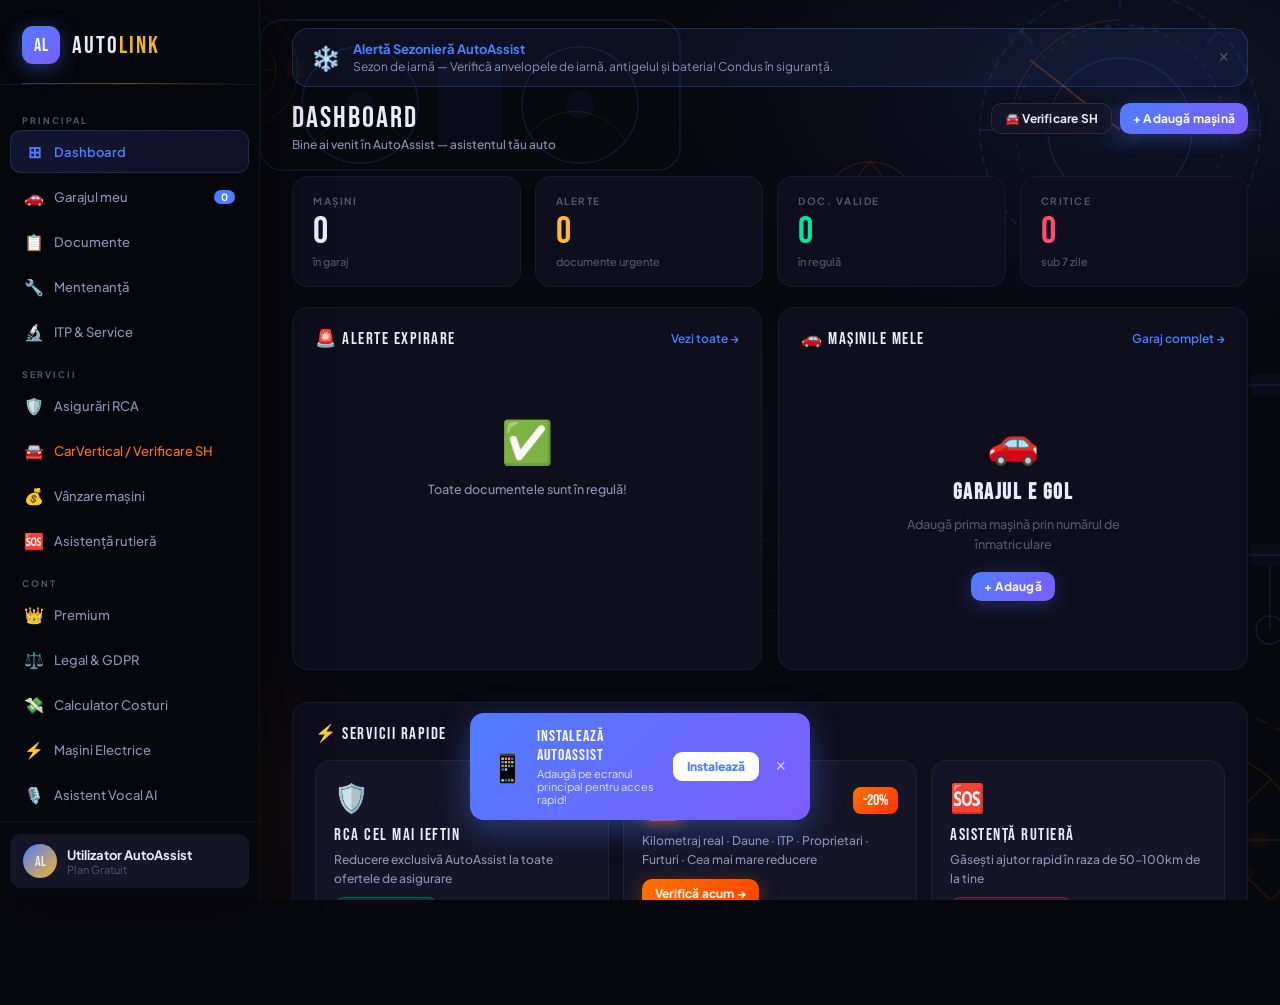
<file: AutoAssist_v1.html>
<!DOCTYPE html>
<html lang="ro">
<head>
<meta charset="UTF-8">
<meta name="viewport" content="width=device-width, initial-scale=1.0, maximum-scale=1.0">
<title>AutoAssist — Asistentul tău auto</title>
<!-- PWA Support -->
<link rel="manifest" href="/manifest.json">
<meta name="theme-color" content="#07070e">
<meta name="mobile-web-app-capable" content="yes">
<meta name="apple-mobile-web-app-capable" content="yes">
<meta name="apple-mobile-web-app-status-bar-style" content="black-translucent">
<meta name="apple-mobile-web-app-title" content="AutoAssist">
<link rel="apple-touch-icon" href="/icon-192.png">

<link href="https://fonts.googleapis.com/css2?family=Plus+Jakarta+Sans:ital,wght@0,300;0,400;0,500;0,600;0,700;0,800;1,700&family=Bebas+Neue&family=JetBrains+Mono:wght@400;500&display=swap" rel="stylesheet">
<style>
:root {
  --bg: #07070e;
  --s1: #0e0e1c;
  --s2: #151528;
  --s3: #1d1d35;
  --s4: #252542;
  --b1: rgba(255,255,255,0.05);
  --b2: rgba(255,255,255,0.09);
  --b3: rgba(255,255,255,0.14);
  --accent: #4f7dff;
  --accent2: #7c5cfc;
  --gold: #f0b429;
  --gold2: #d4960f;
  --green: #00e89a;
  --amber: #ffb830;
  --red: #ff4f6d;
  --cv: #ff7300;
  --text: #eaeaf8;
  --t2: #9090b8;
  --t3: #55556e;
  --sidebar: 260px;
  --bnav: 70px;
  --r: 16px;
  --rs: 10px;
}
*{margin:0;padding:0;box-sizing:border-box;-webkit-tap-highlight-color:transparent;}
html,body{height:100%;overflow-x:hidden;}
body{
  font-family:'Plus Jakarta Sans',sans-serif;
  background:var(--bg);color:var(--text);
  background-image:
    radial-gradient(ellipse 70% 50% at 90% 10%, rgba(79,125,255,0.1) 0%, transparent 55%),
    radial-gradient(ellipse 50% 40% at 10% 90%, rgba(255,115,0,0.07) 0%, transparent 50%),
    radial-gradient(ellipse 40% 30% at 50% 50%, rgba(124,92,252,0.04) 0%, transparent 60%);
  position:relative;
}

/* AUTO BG */
.auto-bg{position:fixed;inset:0;pointer-events:none;z-index:0;overflow:hidden;}

/* SIDEBAR */
.sidebar{
  position:fixed;left:0;top:0;bottom:0;width:var(--sidebar);
  background:rgba(7,7,14,0.96);
  border-right:1px solid var(--b1);
  backdrop-filter:blur(24px);
  display:flex;flex-direction:column;z-index:200;
  box-shadow:4px 0 48px rgba(0,0,0,0.5);
}
.logo{
  padding:26px 22px 20px;
  display:flex;align-items:center;gap:12px;
  border-bottom:1px solid var(--b1);cursor:pointer;
  transition:opacity 0.2s;position:relative;
}
.logo:hover{opacity:0.85;}
.logo::after{content:'';position:absolute;bottom:0;left:22px;right:22px;height:1px;background:linear-gradient(90deg,var(--accent),var(--gold),transparent);opacity:0.4;}
.lm{
  width:38px;height:38px;border-radius:11px;flex-shrink:0;
  background:linear-gradient(135deg,var(--accent),var(--accent2));
  display:flex;align-items:center;justify-content:center;
  font-family:'Bebas Neue';font-size:18px;color:#fff;letter-spacing:1px;
  box-shadow:0 4px 20px rgba(79,125,255,0.4);
}
.lt{font-family:'Bebas Neue';font-size:24px;letter-spacing:2px;}
.lt em{color:var(--gold);font-style:normal;}

.nav{padding:14px 10px;flex:1;overflow-y:auto;}
.ns{font-size:9px;font-weight:700;color:var(--t3);text-transform:uppercase;letter-spacing:2px;padding:10px 12px 4px;margin-top:6px;}
.ni{
  display:flex;align-items:center;gap:10px;
  padding:10px 13px;border-radius:11px;cursor:pointer;
  font-size:13px;font-weight:500;color:var(--t2);
  transition:all 0.15s;margin-bottom:2px;border:1px solid transparent;
}
.ni:hover{background:var(--s2);color:var(--text);}
.ni.active{
  background:linear-gradient(135deg,rgba(79,125,255,0.15),rgba(124,92,252,0.1));
  color:var(--accent);border-color:rgba(79,125,255,0.2);font-weight:600;
}
.ni-i{font-size:16px;width:20px;text-align:center;}
.nbadge{margin-left:auto;background:var(--red);color:#fff;font-size:10px;font-weight:700;padding:1px 7px;border-radius:20px;}
.nbadge.b{background:var(--accent);}
.nbadge.g{background:var(--green);color:#000;}

.sf{padding:12px 10px;border-top:1px solid var(--b1);}
.upill{display:flex;align-items:center;gap:10px;padding:10px 13px;border-radius:11px;background:var(--s2);cursor:pointer;transition:background 0.15s;}
.upill:hover{background:var(--s3);}
.av{width:34px;height:34px;border-radius:50%;background:linear-gradient(135deg,var(--accent),var(--gold));display:flex;align-items:center;justify-content:center;font-family:'Bebas Neue';font-size:14px;flex-shrink:0;}

/* MAIN */
.main{margin-left:var(--sidebar);min-height:100vh;padding:28px 32px;position:relative;z-index:1;}
.sec{display:none;animation:fadeUp 0.25s ease;}
.sec.active{display:block;}
@keyframes fadeUp{from{opacity:0;transform:translateY(8px)}to{opacity:1;transform:translateY(0)}}

/* MOBILE */
.mob-top{
  display:none;position:fixed;top:0;left:0;right:0;height:60px;
  background:rgba(7,7,14,0.97);border-bottom:1px solid var(--b1);
  backdrop-filter:blur(20px);align-items:center;padding:0 16px;gap:12px;z-index:300;
}
.mob-top::after{content:'';position:absolute;bottom:0;left:0;right:0;height:1px;background:linear-gradient(90deg,transparent,var(--accent),var(--gold),var(--cv),transparent);opacity:0.35;}
.bnav{
  display:none;position:fixed;bottom:0;left:0;right:0;height:var(--bnav);
  background:rgba(7,7,14,0.97);border-top:1px solid var(--b1);
  backdrop-filter:blur(20px);align-items:center;justify-content:space-around;padding:0 4px;z-index:300;
}
.bn{display:flex;flex-direction:column;align-items:center;gap:3px;padding:8px 10px;border-radius:11px;cursor:pointer;transition:all 0.15s;flex:1;position:relative;}
.bn-i{font-size:22px;color:var(--t3);transition:all 0.15s;}
.bn-l{font-size:10px;color:var(--t3);font-weight:600;transition:all 0.15s;}
.bn.active .bn-i{color:var(--accent);}
.bn.active .bn-l{color:var(--accent);}
.bn-dot{position:absolute;top:5px;right:6px;width:7px;height:7px;border-radius:50%;background:var(--red);display:none;}
.bn-dot.show{display:block;}

/* MORE SHEET */
.msheet{position:fixed;inset:0;z-index:400;opacity:0;pointer-events:none;transition:opacity 0.2s;}
.msheet.open{opacity:1;pointer-events:all;}
.msheet-bg{position:absolute;inset:0;background:rgba(0,0,0,0.75);backdrop-filter:blur(8px);}
.msheet-panel{
  position:absolute;bottom:0;left:0;right:0;
  background:var(--s1);border-radius:24px 24px 0 0;border-top:1px solid var(--b2);
  padding:12px 20px 38px;
  transform:translateY(100%);transition:transform 0.32s cubic-bezier(0.32,0.72,0,1);
}
.msheet.open .msheet-panel{transform:translateY(0);}
.mhandle{width:36px;height:4px;background:var(--b2);border-radius:2px;margin:0 auto 20px;}
.mgrid{display:grid;grid-template-columns:repeat(3,1fr);gap:10px;}
.mitem{
  display:flex;flex-direction:column;align-items:center;gap:7px;
  padding:16px 8px;border-radius:14px;cursor:pointer;
  background:var(--s2);border:1px solid var(--b1);transition:all 0.15s;
}
.mitem:active{transform:scale(0.96);}
.mi-i{font-size:24px;}
.mi-l{font-size:11px;font-weight:600;color:var(--t2);text-align:center;}

/* TOPBAR */
.topbar{display:flex;align-items:flex-start;justify-content:space-between;margin-bottom:24px;gap:12px;flex-wrap:wrap;}
.pt{font-family:'Bebas Neue';font-size:30px;letter-spacing:2px;line-height:1;}
.ps{font-size:12px;color:var(--t2);margin-top:4px;font-weight:500;}
.acts{display:flex;gap:8px;flex-wrap:wrap;}

/* BACK */
.back-btn{
  display:inline-flex;align-items:center;gap:6px;
  padding:7px 14px;border-radius:var(--rs);
  background:var(--s2);border:1px solid var(--b2);
  color:var(--t2);font-size:12px;cursor:pointer;
  margin-bottom:18px;transition:all 0.15s;
  font-family:'Plus Jakarta Sans';font-weight:600;
}
.back-btn:hover{color:var(--accent);border-color:rgba(79,125,255,0.4);}

/* BUTTONS */
.btn{padding:10px 18px;border-radius:var(--rs);font-size:13px;font-weight:700;cursor:pointer;border:none;transition:all 0.15s;font-family:'Plus Jakarta Sans';white-space:nowrap;letter-spacing:0.2px;}
.btn-primary{background:linear-gradient(135deg,var(--accent),var(--accent2));color:#fff;box-shadow:0 4px 20px rgba(79,125,255,0.3);}
.btn-primary:hover{transform:translateY(-1px);box-shadow:0 6px 24px rgba(79,125,255,0.4);}
.btn-primary:active{transform:scale(0.97);}
.btn-ghost{background:var(--s2);color:var(--text);border:1px solid var(--b2);}
.btn-ghost:hover{border-color:rgba(79,125,255,0.4);color:var(--accent);}
.btn-gold{background:linear-gradient(135deg,var(--gold),var(--gold2));color:#000;font-weight:800;box-shadow:0 4px 20px rgba(240,180,41,0.3);}
.btn-gold:hover{transform:translateY(-1px);box-shadow:0 6px 24px rgba(240,180,41,0.4);}
.btn-green{background:rgba(0,232,154,0.12);color:var(--green);border:1px solid rgba(0,232,154,0.25);}
.btn-green:hover{background:rgba(0,232,154,0.2);}
.btn-cv{background:linear-gradient(135deg,#ff7300,#ff4400);color:#fff;box-shadow:0 4px 20px rgba(255,115,0,0.3);}
.btn-cv:hover{transform:translateY(-1px);box-shadow:0 6px 24px rgba(255,115,0,0.4);}
.btn-red2{background:rgba(255,79,109,0.12);color:var(--red);border:1px solid rgba(255,79,109,0.25);}
.btn-sm{padding:7px 13px;font-size:12px;}
.btn-full{width:100%;text-align:center;justify-content:center;}

/* GRID */
.g4{display:grid;grid-template-columns:repeat(4,1fr);gap:14px;margin-bottom:20px;}
.g2{display:grid;grid-template-columns:1fr 1fr;gap:16px;margin-bottom:16px;}
.g3{display:grid;grid-template-columns:repeat(3,1fr);gap:14px;}

/* STAT */
.stat{
  background:var(--s1);border:1px solid var(--b1);border-radius:var(--r);
  padding:18px 20px;position:relative;overflow:hidden;transition:border-color 0.2s;
}
.stat::before{content:'';position:absolute;top:0;left:0;right:0;height:2px;background:linear-gradient(90deg,var(--accent),var(--accent2));opacity:0;transition:opacity 0.2s;}
.stat:hover::before{opacity:1;}
.stat:hover{border-color:rgba(79,125,255,0.2);}
.sl{font-size:10px;font-weight:700;color:var(--t3);text-transform:uppercase;letter-spacing:1.5px;margin-bottom:6px;}
.sv{font-family:'Bebas Neue';font-size:38px;letter-spacing:2px;line-height:1;}
.sm{font-size:11px;color:var(--t3);margin-top:4px;font-weight:500;}

/* CARD */
.card{background:var(--s1);border:1px solid var(--b1);border-radius:var(--r);padding:20px 22px;margin-bottom:16px;backdrop-filter:blur(12px);}
.ch{display:flex;align-items:center;justify-content:space-between;margin-bottom:16px;}
.ct{font-family:'Bebas Neue';font-size:17px;letter-spacing:1.5px;}
.cl{font-size:12px;color:var(--accent);cursor:pointer;font-weight:600;}

/* CAR CARD */
.cc{
  background:var(--s1);border:1px solid var(--b1);border-radius:var(--r);
  padding:18px;transition:all 0.2s;position:relative;overflow:hidden;
}
.cc::after{content:'';position:absolute;top:0;left:0;right:0;height:2px;background:linear-gradient(90deg,var(--gold),var(--accent));opacity:0;transition:opacity 0.2s;}
.cc:hover{border-color:rgba(240,180,41,0.2);transform:translateY(-2px);}
.cc:hover::after{opacity:1;}
.cp{font-family:'Bebas Neue';font-size:22px;letter-spacing:3px;}
.cm{font-size:12px;color:var(--t2);margin:3px 0 12px;font-weight:500;}

/* PILL */
.pill{display:inline-flex;align-items:center;gap:4px;padding:3px 9px;border-radius:20px;font-size:11px;font-weight:700;border:1px solid;}
.pill.ok{background:rgba(0,232,154,0.09);color:var(--green);border-color:rgba(0,232,154,0.2);}
.pill.warn{background:rgba(255,184,48,0.09);color:var(--amber);border-color:rgba(255,184,48,0.2);}
.pill.danger{background:rgba(255,79,109,0.09);color:var(--red);border-color:rgba(255,79,109,0.2);}
.pd{width:5px;height:5px;border-radius:50%;background:currentColor;}

/* ALERT ROW */
.ar{display:flex;align-items:center;gap:12px;padding:12px 0;border-bottom:1px solid var(--b1);}
.ar:last-child{border-bottom:none;padding-bottom:0;}
.ai2{width:38px;height:38px;border-radius:10px;display:flex;align-items:center;justify-content:center;font-size:17px;flex-shrink:0;}
.ai2.w{background:rgba(255,184,48,0.1);}
.ai2.d{background:rgba(255,79,109,0.1);}
.ai2.g{background:rgba(0,232,154,0.1);}
.ainf{flex:1;min-width:0;}
.at2{font-size:13px;font-weight:600;white-space:nowrap;overflow:hidden;text-overflow:ellipsis;}
.as2{font-size:11px;color:var(--t2);margin-top:2px;}
.db{font-family:'JetBrains Mono';font-size:11px;padding:3px 8px;border-radius:6px;flex-shrink:0;}
.db.w{background:rgba(255,184,48,0.12);color:var(--amber);}
.db.d{background:rgba(255,79,109,0.12);color:var(--red);}
.db.g{background:rgba(0,232,154,0.12);color:var(--green);}

/* TABLE */
.tbl{width:100%;border-collapse:collapse;}
.tbl th{font-size:10px;font-weight:700;text-transform:uppercase;letter-spacing:1px;color:var(--t3);padding:10px 14px;text-align:left;border-bottom:1px solid var(--b1);}
.tbl td{padding:12px 14px;border-bottom:1px solid var(--b1);font-size:13px;font-weight:500;}
.tbl tr:last-child td{border-bottom:none;}
.tbl tr:hover td{background:var(--s2);}
.sts{display:inline-flex;align-items:center;gap:4px;padding:3px 9px;border-radius:20px;font-size:11px;font-weight:700;}

/* CV HERO */
.cv-hero{
  display:flex;align-items:center;gap:16px;width:100%;
  padding:22px 26px;
  background:linear-gradient(135deg,rgba(30,12,0,0.9),rgba(50,20,0,0.9));
  border:2px solid rgba(255,115,0,0.35);border-radius:var(--r);
  cursor:pointer;transition:all 0.2s;margin-bottom:16px;position:relative;overflow:hidden;
}
.cv-hero::before{content:'';position:absolute;inset:0;background:linear-gradient(135deg,rgba(255,115,0,0.06),transparent);}
.cv-hero:hover{border-color:rgba(255,115,0,0.65);transform:translateY(-2px);box-shadow:0 8px 40px rgba(255,115,0,0.2);}
.cv-badge{width:58px;height:58px;background:linear-gradient(135deg,#ff7300,#ff3300);border-radius:14px;display:flex;align-items:center;justify-content:center;font-family:'Bebas Neue';font-size:24px;color:#fff;letter-spacing:1px;flex-shrink:0;box-shadow:0 4px 20px rgba(255,115,0,0.5);}
.cv-info{flex:1;}
.cv-title{font-family:'Bebas Neue';font-size:32px;letter-spacing:2px;color:#ff8c20;line-height:1;}
.cv-sub-label{font-size:11px;font-weight:700;color:rgba(255,140,32,0.6);letter-spacing:2px;text-transform:uppercase;margin:2px 0 5px;}
.cv-desc{font-size:12px;color:var(--t2);font-weight:500;}
.cv-disc{background:linear-gradient(135deg,#ff7300,#ff3300);color:#fff;font-family:'Bebas Neue';font-size:24px;letter-spacing:2px;padding:10px 16px;border-radius:12px;flex-shrink:0;box-shadow:0 4px 16px rgba(255,115,0,0.4);}

/* SVC CARD */
.svc{
  background:var(--s2);border:1px solid var(--b1);border-radius:var(--r);
  padding:18px;cursor:pointer;transition:all 0.2s;position:relative;overflow:hidden;
}
.svc::after{content:'';position:absolute;bottom:0;left:0;right:0;height:2px;opacity:0;transition:opacity 0.2s;}
.svc:hover{transform:translateY(-3px);}
.svc:hover::after{opacity:1;}
.svc.blue::after{background:linear-gradient(90deg,var(--accent),var(--accent2));}
.svc.blue:hover{border-color:rgba(79,125,255,0.3);}
.svc.orange::after{background:linear-gradient(90deg,var(--cv),#ff3300);}
.svc.orange:hover{border-color:rgba(255,115,0,0.3);}
.svc.red::after{background:linear-gradient(90deg,var(--red),#cc0033);}
.svc.red:hover{border-color:rgba(255,79,109,0.3);}
.svc-ico{font-size:28px;margin-bottom:10px;}
.svc-t{font-family:'Bebas Neue';font-size:17px;letter-spacing:1.5px;margin-bottom:5px;}
.svc-d{font-size:12px;color:var(--t2);line-height:1.6;margin-bottom:12px;font-weight:500;}

/* ITP CARD */
.itp-step{
  display:flex;align-items:flex-start;gap:14px;padding:14px 16px;
  border-radius:var(--rs);background:var(--s2);border:1px solid var(--b1);
  margin-bottom:10px;transition:border-color 0.15s;
}
.itp-step:hover{border-color:rgba(79,125,255,0.2);}
.itp-num{
  width:32px;height:32px;border-radius:50%;flex-shrink:0;
  background:linear-gradient(135deg,var(--accent),var(--accent2));
  display:flex;align-items:center;justify-content:center;
  font-family:'Bebas Neue';font-size:16px;color:#fff;
}
.itp-info{flex:1;}
.itp-title{font-size:14px;font-weight:700;margin-bottom:3px;}
.itp-desc{font-size:12px;color:var(--t2);line-height:1.5;font-weight:500;}

/* SERVICE CARD */
.serv-card{
  background:var(--s2);border:1px solid var(--b1);border-radius:var(--rs);
  padding:14px 16px;display:flex;align-items:center;gap:13px;
  margin-bottom:10px;transition:all 0.15s;cursor:pointer;
}
.serv-card:hover{border-color:rgba(0,232,154,0.3);background:var(--s3);}
.serv-ico{width:42px;height:42px;border-radius:10px;display:flex;align-items:center;justify-content:center;font-size:18px;flex-shrink:0;}

/* PREMIUM */
.prem-card{
  background:linear-gradient(135deg,rgba(79,125,255,0.1),rgba(124,92,252,0.07));
  border:1px solid rgba(79,125,255,0.2);border-radius:var(--r);padding:24px;
}
.prem-badge{display:inline-block;background:linear-gradient(135deg,var(--gold),var(--gold2));color:#000;font-size:10px;font-weight:800;padding:3px 12px;border-radius:20px;margin-bottom:12px;text-transform:uppercase;letter-spacing:1.5px;}
.prem-price{font-family:'Bebas Neue';font-size:44px;letter-spacing:2px;color:var(--gold);}
.prem-list{list-style:none;margin:14px 0 18px;display:flex;flex-direction:column;gap:10px;}
.prem-list li{display:flex;align-items:center;gap:8px;font-size:13px;font-weight:600;}
.prem-list li::before{content:'✓';color:var(--gold);font-weight:800;font-size:14px;}

/* LOCKED */
.locked-box{position:relative;border-radius:var(--rs);border:1px solid var(--b2);overflow:hidden;}
.locked-ov{position:absolute;inset:0;background:rgba(7,7,14,0.88);backdrop-filter:blur(5px);display:flex;flex-direction:column;align-items:center;justify-content:center;gap:12px;z-index:2;}
.locked-ico{font-size:34px;}
.locked-t{font-family:'Bebas Neue';font-size:20px;letter-spacing:1.5px;text-align:center;}
.locked-s{font-size:12px;color:var(--t2);text-align:center;max-width:220px;font-weight:500;line-height:1.6;}
.locked-prev{filter:blur(4px);pointer-events:none;user-select:none;}

/* MODAL */
.mo{position:fixed;inset:0;background:rgba(0,0,0,0.82);backdrop-filter:blur(10px);display:flex;align-items:flex-end;justify-content:center;z-index:500;opacity:0;pointer-events:none;transition:opacity 0.2s;}
.mo.open{opacity:1;pointer-events:all;}
.md{
  background:var(--s1);border:1px solid var(--b2);border-radius:24px 24px 0 0;
  padding:0 22px 38px;width:100%;max-width:560px;
  transform:translateY(100%);transition:transform 0.32s cubic-bezier(0.32,0.72,0,1);
  max-height:92vh;overflow-y:auto;
}
.mo.open .md{transform:translateY(0);}
.md-h{
  display:flex;align-items:center;justify-content:space-between;
  padding:20px 0 18px;position:sticky;top:0;
  background:var(--s1);border-bottom:1px solid var(--b1);
  margin-bottom:20px;z-index:1;
}
.md-handle{width:36px;height:4px;background:var(--b2);border-radius:2px;position:absolute;top:10px;left:50%;transform:translateX(-50%);}
.md-t{font-family:'Bebas Neue';font-size:22px;letter-spacing:1.5px;}
.md-x{width:32px;height:32px;border-radius:50%;background:var(--s2);border:1px solid var(--b2);display:flex;align-items:center;justify-content:center;cursor:pointer;font-size:16px;color:var(--t2);transition:all 0.15s;}
.md-x:hover{background:rgba(255,79,109,0.15);color:var(--red);border-color:rgba(255,79,109,0.3);}
.md-sub{font-size:12.5px;color:var(--t2);margin-bottom:20px;font-weight:500;}
.fg{margin-bottom:13px;}
.fl{font-size:10px;font-weight:800;color:var(--t2);text-transform:uppercase;letter-spacing:1px;display:block;margin-bottom:6px;}
.fi{width:100%;padding:12px 14px;background:var(--s2);border:1px solid var(--b2);border-radius:var(--rs);color:var(--text);font-family:'Plus Jakarta Sans';font-size:14px;outline:none;transition:border-color 0.15s;font-weight:500;}
.fi:focus{border-color:var(--accent);}
.fr{display:grid;grid-template-columns:1fr 1fr;gap:11px;}
.sl2{font-size:10px;font-weight:800;color:var(--t3);text-transform:uppercase;letter-spacing:1px;margin:16px 0 10px;padding-bottom:8px;border-bottom:1px solid var(--b1);}
.mf{display:flex;gap:10px;margin-top:20px;}
.mf .btn{flex:1;padding:13px;}

/* FIRMA */
.firm-card{background:var(--s2);border:1px solid var(--b2);border-radius:var(--rs);padding:14px 16px;display:flex;align-items:center;gap:12px;margin-bottom:10px;transition:border-color 0.15s;}
.firm-card:hover{border-color:rgba(0,232,154,0.3);}
.firm-ico{width:42px;height:42px;border-radius:10px;background:rgba(255,79,109,0.1);display:flex;align-items:center;justify-content:center;font-size:18px;flex-shrink:0;}
.firm-nr{font-family:'JetBrains Mono';font-size:13px;color:var(--green);font-weight:500;margin-top:3px;}

/* DEF */
.def-cat{margin-bottom:14px;}
.def-cat-t{font-family:'Bebas Neue';font-size:14px;letter-spacing:1.5px;color:var(--t2);padding:8px 13px;background:var(--s2);border-radius:var(--rs) var(--rs) 0 0;border:1px solid var(--b1);border-bottom:none;}
.def-list{border:1px solid var(--b1);border-radius:0 0 var(--rs) var(--rs);overflow:hidden;}
.def-item{display:flex;align-items:center;gap:12px;padding:11px 14px;border-bottom:1px solid var(--b1);font-size:13px;cursor:pointer;transition:background 0.15s;}
.def-item:last-child{border-bottom:none;}
.def-item:hover{background:var(--s2);}
.def-item input[type=radio]{flex-shrink:0;accent-color:var(--accent);width:16px;height:16px;}
.def-ico{font-size:18px;flex-shrink:0;}
.def-inf{flex:1;}
.def-n{font-weight:700;font-size:13px;}
.def-d{font-size:11px;color:var(--t2);margin-top:2px;font-weight:500;}
.def-sev{padding:2px 8px;border-radius:20px;font-size:10px;font-weight:800;flex-shrink:0;}
.def-sev.urg{background:rgba(255,79,109,0.15);color:var(--red);}
.def-sev.med{background:rgba(255,184,48,0.15);color:var(--amber);}
.def-sev.low{background:rgba(0,232,154,0.15);color:var(--green);}

/* KM BAR */
.kmb{background:var(--s2);border-radius:4px;height:5px;overflow:hidden;margin-top:7px;}
.kmf{height:100%;border-radius:4px;background:linear-gradient(90deg,var(--green),var(--accent));}

/* CHAT */
.chat-wrap{display:flex;flex-direction:column;height:calc(100vh - 260px);}
.chat-msgs{flex:1;overflow-y:auto;padding-bottom:14px;}
.msg{display:flex;gap:10px;margin-bottom:16px;animation:fadeUp 0.22s ease;}
.msg.user{flex-direction:row-reverse;}
.mav{width:34px;height:34px;border-radius:50%;flex-shrink:0;display:flex;align-items:center;justify-content:center;font-size:14px;}
.mav.ai{background:linear-gradient(135deg,var(--accent),var(--accent2));font-family:'Bebas Neue';font-size:13px;color:#fff;}
.mav.user{background:var(--s3);}
.mb{max-width:72%;}
.mn{font-size:10px;color:var(--t3);margin-bottom:5px;font-weight:600;}
.mbu{padding:13px 16px;border-radius:14px;font-size:13.5px;line-height:1.65;}
.msg.ai .mbu{background:var(--s2);border:1px solid var(--b1);border-radius:4px 14px 14px 14px;}
.msg.user .mbu{background:linear-gradient(135deg,var(--accent),var(--accent2));border-radius:14px 4px 14px 14px;}
.agent-chips{display:flex;gap:7px;flex-wrap:wrap;margin-bottom:14px;}
.achip{padding:7px 14px;border-radius:20px;font-size:12px;font-weight:700;border:1px solid var(--b2);cursor:pointer;transition:all 0.15s;background:var(--s2);}
.achip:hover,.achip.on{background:rgba(79,125,255,0.15);border-color:var(--accent);color:var(--accent);}
.cbar{display:flex;gap:10px;align-items:flex-end;padding:14px;background:var(--s1);border:1px solid var(--b2);border-radius:14px;margin-top:14px;}
.cin{flex:1;background:none;border:none;outline:none;color:var(--text);font-family:'Plus Jakarta Sans';font-size:14px;resize:none;max-height:100px;line-height:1.5;font-weight:500;}
.cin::placeholder{color:var(--t3);}
@keyframes bounce{0%,60%,100%{transform:translateY(0)}30%{transform:translateY(-5px)}}

/* LEGAL */
.legal-section{margin-bottom:24px;}
.legal-title{font-family:'Bebas Neue';font-size:20px;letter-spacing:1.5px;color:var(--accent);margin-bottom:12px;padding-bottom:8px;border-bottom:1px solid var(--b1);}
.legal-text{font-size:13px;color:var(--t2);line-height:1.8;font-weight:500;}
.legal-text strong{color:var(--text);font-weight:700;}
.legal-art{background:var(--s2);border-left:3px solid var(--accent);padding:12px 16px;border-radius:0 var(--rs) var(--rs) 0;margin:10px 0;font-size:13px;color:var(--text);line-height:1.7;font-weight:500;}

/* EMPTY */
.empty{text-align:center;padding:48px 20px;color:var(--t3);}
.ei{font-size:42px;margin-bottom:12px;}
.empty h3{font-family:'Bebas Neue';font-size:22px;letter-spacing:1.5px;color:var(--text);margin-bottom:8px;}
.empty p{font-size:12.5px;max-width:260px;margin:0 auto 18px;line-height:1.6;font-weight:500;}

::-webkit-scrollbar{width:4px;}
::-webkit-scrollbar-thumb{background:var(--s4);border-radius:3px;}

@media(max-width:768px){
  .sidebar{display:none;}
  .mob-top{display:flex;}
  .bnav{display:flex;}
  .main{margin-left:0;padding:74px 14px calc(var(--bnav)+18px);}
  .pt{font-size:24px;}
  .g4{grid-template-columns:repeat(2,1fr);gap:10px;}
  .g2{grid-template-columns:1fr;gap:12px;}
  .g3{grid-template-columns:1fr;gap:10px;}
  .fr{grid-template-columns:1fr;}
  .card{padding:14px 15px;}
  .cv-hero{padding:16px 18px;}
  .cv-badge{width:46px;height:46px;font-size:20px;}
  .cv-title{font-size:26px;}
  .chat-wrap{height:calc(100vh - 300px);}
}
</style>
</head>
<body>

<!-- AUTO BACKGROUND -->
<div class="auto-bg">
<svg width="100%" height="100%" viewBox="0 0 1400 900" preserveAspectRatio="xMidYMid slice" xmlns="http://www.w3.org/2000/svg">
  <defs>
    <style>
      .s1{fill:none;stroke:rgba(79,125,255,0.15);stroke-width:1.5}
      .s2{fill:none;stroke:rgba(255,115,0,0.12);stroke-width:1.5}
      .s3{fill:none;stroke:rgba(240,180,41,0.1);stroke-width:1}
      .f1{fill:rgba(79,125,255,0.05)}
      .f2{fill:rgba(255,115,0,0.04)}
    </style>
  </defs>
  <g transform="translate(1180,130)">
    <circle class="s1" cx="0" cy="0" r="140" stroke-dasharray="8,6"/>
    <circle class="s1" cx="0" cy="0" r="105" stroke-dasharray="4,8" stroke-width="0.8"/>
    <circle class="s1" cx="0" cy="0" r="72"/>
    <circle class="f1" cx="0" cy="0" r="22"/>
    <line class="s1" x1="-140" y1="0" x2="-120" y2="0"/><line class="s1" x1="140" y1="0" x2="120" y2="0"/>
    <line class="s1" x1="0" y1="-140" x2="0" y2="-120"/><line class="s1" x1="-99" y1="-99" x2="-86" y2="-86"/>
    <line class="s1" x1="99" y1="-99" x2="86" y2="-86"/><line class="s1" x1="-99" y1="99" x2="-86" y2="86"/>
    <line class="s1" x1="99" y1="99" x2="86" y2="86"/>
    <path class="s2" d="M-110 0 A110 110 0 0 1 0 -110" stroke-dasharray="none"/>
    <line stroke="rgba(255,115,0,0.25)" stroke-width="2" x1="0" y1="0" x2="-90" y2="-70"/>
  </g>
  <g transform="translate(90,800)">
    <circle class="s1" cx="0" cy="0" r="120"/><circle class="s1" cx="0" cy="0" r="78"/><circle class="f1" cx="0" cy="0" r="28"/>
    <rect class="f1" x="-15" y="-136" width="30" height="32" rx="5"/><rect class="f1" x="-15" y="104" width="30" height="32" rx="5"/>
    <rect class="f1" x="-136" y="-15" width="32" height="30" rx="5"/><rect class="f1" x="104" y="-15" width="32" height="30" rx="5"/>
    <rect class="f1" x="-105" y="-105" width="24" height="24" rx="4" transform="rotate(45 -93 -93)"/>
    <rect class="f1" x="81" y="-105" width="24" height="24" rx="4" transform="rotate(45 93 -93)"/>
    <line class="s1" x1="-78" y1="0" x2="78" y2="0"/><line class="s1" x1="0" y1="-78" x2="0" y2="78"/>
    <line class="s1" x1="-55" y1="-55" x2="55" y2="55"/><line class="s1" x1="55" y1="-55" x2="-55" y2="55"/>
  </g>
  <g transform="translate(300,70)">
    <circle class="s3" cx="0" cy="0" r="58"/><circle class="s3" cx="0" cy="0" r="36"/><circle class="f2" cx="0" cy="0" r="14"/>
    <rect class="f2" x="-8" y="-65" width="16" height="18" rx="3"/><rect class="f2" x="-8" y="47" width="16" height="18" rx="3"/>
    <rect class="f2" x="-65" y="-8" width="18" height="16" rx="3"/><rect class="f2" x="47" y="-8" width="18" height="16" rx="3"/>
    <line class="s3" x1="-36" y1="0" x2="36" y2="0"/><line class="s3" x1="0" y1="-36" x2="0" y2="36"/>
  </g>
  <g transform="translate(1330,470)">
    <rect class="s1" x="-26" y="-85" width="52" height="170" rx="8"/>
    <rect class="f1" x="-19" y="-96" width="38" height="22" rx="5"/><rect class="f1" x="-19" y="74" width="38" height="22" rx="5"/>
    <line class="s1" x1="0" y1="96" x2="0" y2="160"/><circle class="s1" cx="0" cy="160" r="14"/>
  </g>
  <g transform="translate(1270,840)">
    <circle class="s2" cx="0" cy="0" r="130" stroke-dasharray="12,8"/>
    <circle class="s2" cx="0" cy="0" r="86"/><circle class="f2" cx="0" cy="0" r="32"/>
    <line class="s2" x1="-86" y1="0" x2="86" y2="0"/><line class="s2" x1="0" y1="-86" x2="0" y2="86"/>
    <line class="s2" x1="-61" y1="-61" x2="61" y2="61"/><line class="s2" x1="61" y1="-61" x2="-61" y2="61"/>
    <circle class="f2" cx="48" cy="0" r="9"/><circle class="f2" cx="-48" cy="0" r="9"/>
    <circle class="f2" cx="0" cy="48" r="9"/><circle class="f2" cx="0" cy="-48" r="9"/>
    <circle class="f2" cx="34" cy="34" r="9"/><circle class="f2" cx="-34" cy="34" r="9"/>
  </g>
  <g transform="translate(530,85)">
    <rect class="s1" x="-210" y="-65" width="420" height="150" rx="22"/>
    <circle class="s1" cx="-110" cy="20" r="58"/><circle class="f1" cx="-110" cy="20" r="14"/>
    <circle class="s1" cx="110" cy="20" r="58"/><circle class="f1" cx="110" cy="20" r="14"/>
    <path class="s3" d="M-155 55 A58 58 0 0 1 -65 55"/>
    <path class="s3" d="M55 55 A58 58 0 0 1 155 55"/>
    <rect class="f1" x="-32" y="-22" width="64" height="84" rx="9"/>
  </g>
  <g transform="translate(400,430)" opacity="0.7">
    <polygon class="s3" points="0,-32 28,-16 28,16 0,32 -28,16 -28,-16"/>
    <polygon class="s3" points="56,-32 84,-16 84,16 56,32 28,16 28,-16"/>
    <polygon class="s3" points="112,-32 140,-16 140,16 112,32 84,16 84,-16"/>
    <polygon class="s3" points="28,32 56,48 56,80 28,96 0,80 0,48"/>
    <polygon class="s3" points="84,32 112,48 112,80 84,96 56,80 56,48"/>
    <polygon class="s3" points="0,96 28,112 28,144 0,160 -28,144 -28,112"/>
    <polygon class="s3" points="56,96 84,112 84,144 56,160 28,144 28,112"/>
  </g>
  <g opacity="0.55">
    <path class="s1" d="M430 520 L530 520 L530 570 L680 570 L680 540 L830 540"/>
    <circle class="f1" cx="530" cy="520" r="5"/><circle class="f1" cx="680" cy="570" r="5"/>
    <path class="s3" d="M820 610 L920 610 L920 660 L1020 660"/>
    <circle class="f2" cx="920" cy="610" r="4"/>
  </g>
  <g transform="translate(710,860)">
    <ellipse class="s3" cx="0" cy="0" rx="38" ry="27"/><ellipse class="f2" cx="0" cy="0" rx="16" ry="11"/>
    <rect class="s3" x="-9" y="-85" width="18" height="85" rx="5"/>
    <ellipse class="s3" cx="0" cy="-85" rx="28" ry="20"/><ellipse class="f2" cx="0" cy="-85" rx="11" ry="8"/>
  </g>
  <g transform="translate(930,210)">
    <circle class="s2" cx="0" cy="0" r="48"/><circle class="f2" cx="0" cy="0" r="20"/>
    <path class="s2" d="M0 -48 Q22 -27 20 0 Q18 27 0 48 Q-18 27 -20 0 Q-22 -27 0 -48"/>
    <path class="s2" d="M48 0 Q27 22 0 20 Q-27 18 -48 0 Q-27 -18 0 -20 Q27 -22 48 0"/>
  </g>
  <g opacity="0.5">
    <line class="s1" x1="0" y1="360" x2="130" y2="360" stroke-dasharray="40,20"/>
    <line class="s1" x1="0" y1="376" x2="95" y2="376" stroke-dasharray="30,25"/>
    <line class="s1" x1="0" y1="345" x2="60" y2="345" stroke-dasharray="20,30"/>
  </g>
</svg>
</div>

<!-- SIDEBAR -->
<aside class="sidebar">
  <div class="logo" onclick="goTo('dashboard')">
    <div class="lm">AL</div>
    <div class="lt">AUTO<em>LINK</em></div>
  </div>
  <nav class="nav">
    <div class="ns">Principal</div>
    <div class="ni active" onclick="goTo('dashboard')"><span class="ni-i">⊞</span>Dashboard</div>
    <div class="ni" onclick="goTo('garaj')"><span class="ni-i">🚗</span>Garajul meu<span class="nbadge b" id="nb-c">0</span></div>
    <div class="ni" onclick="goTo('documente')"><span class="ni-i">📋</span>Documente<span class="nbadge" id="nb-a" style="display:none">!</span></div>
    <div class="ni" onclick="goTo('mentenanta')"><span class="ni-i">🔧</span>Mentenanță</div>
    <div class="ni" onclick="goTo('itp')"><span class="ni-i">🔬</span>ITP & Service</div>
    <div class="ns">Servicii</div>
    <div class="ni" onclick="goTo('asigurari')"><span class="ni-i">🛡️</span>Asigurări RCA</div>
    <div class="ni" onclick="goTo('verificare')" style="color:var(--cv)"><span class="ni-i">🚘</span>CarVertical / Verificare SH</div>
    <div class="ni" onclick="goTo('vanzare')"><span class="ni-i">💰</span>Vânzare mașini</div>
    <div class="ni" onclick="goTo('asistenta')"><span class="ni-i">🆘</span>Asistență rutieră</div>
    <div class="ns">Cont</div>
    <div class="ni" onclick="goTo('premium')"><span class="ni-i">👑</span>Premium</div>
    <div class="ni" onclick="goTo('legal')"><span class="ni-i">⚖️</span>Legal & GDPR</div>
    <div class="ni" onclick="goTo('costuri')"><span class="ni-i">💸</span>Calculator Costuri</div>
    <div class="ni" onclick="goTo('electric')"><span class="ni-i">⚡</span>Mașini Electrice</div>
    <div class="ni" onclick="goTo('asistent')"><span class="ni-i">🎙️</span>Asistent Vocal AI</div>
    <div class="ni" onclick="goTo('setari')"><span class="ni-i">⚙️</span>Setări</div>
    <div class="ns">Admin</div>
    <div class="ni" onclick="goTo('agenti')" style="border:1px solid rgba(79,125,255,0.15)"><span class="ni-i">🧠</span>Agenți AI<span class="nbadge g">LIVE</span></div>
  </nav>
  <div class="sf">
    <div class="upill">
      <div class="av">AL</div>
      <div><div style="font-size:13px;font-weight:700">Utilizator AutoAssist</div><div style="font-size:11px;color:var(--t3)">Plan Gratuit</div></div>
    </div>
  </div>
</aside>

<!-- MOBILE TOP -->
<div class="mob-top">
  <div class="logo" onclick="goTo('dashboard')" style="border:none;padding:0;position:static">
    <div class="lm" style="width:30px;height:30px;font-size:14px">AL</div>
    <div class="lt" style="font-size:19px">AUTO<em>LINK</em></div>
  </div>
  <div style="flex:1"></div>
  <button onclick="openM('add-car')" class="btn btn-primary btn-sm">+ Adaugă</button>
</div>

<!-- BOTTOM NAV -->
<nav class="bnav">
  <div class="bn active" onclick="goTo('dashboard');setBN(this)"><div class="bn-i">⊞</div><div class="bn-l">Acasă</div></div>
  <div class="bn" onclick="goTo('garaj');setBN(this)"><div class="bn-i">🚗</div><div class="bn-l">Garaj</div><div class="bn-dot" id="bd-g"></div></div>
  <div class="bn" onclick="goTo('documente');setBN(this)"><div class="bn-i">📋</div><div class="bn-l">Documente</div><div class="bn-dot" id="bd-d"></div></div>
  <div class="bn" onclick="goTo('asigurari');setBN(this)"><div class="bn-i">🛡️</div><div class="bn-l">RCA</div></div>
  <div class="bn" onclick="openMore()"><div class="bn-i">☰</div><div class="bn-l">Mai mult</div></div>
</nav>

<!-- MORE SHEET -->
<div class="msheet" id="msheet" onclick="closeMBg(event)">
  <div class="msheet-bg"></div>
  <div class="msheet-panel">
    <div class="mhandle"></div>
    <div class="mgrid">
      <div class="mitem" onclick="goTo('verificare');closeMD()" style="border-color:rgba(255,115,0,0.3);background:linear-gradient(135deg,rgba(255,115,0,0.1),var(--s2))">
        <div class="mi-i" style="background:#ff7300;color:#fff;border-radius:9px;width:34px;height:34px;display:flex;align-items:center;justify-content:center;font-family:'Bebas Neue';font-size:15px">CV</div>
        <div class="mi-l" style="color:var(--cv)">CarVertical</div>
      </div>
      <div class="mitem" onclick="goTo('itp');closeMD()"><div class="mi-i">🔬</div><div class="mi-l">ITP & Service</div></div>
      <div class="mitem" onclick="goTo('vanzare');closeMD()"><div class="mi-i">💰</div><div class="mi-l">Vânzare</div></div>
      <div class="mitem" onclick="goTo('asistenta');closeMD()"><div class="mi-i">🆘</div><div class="mi-l">Asistență</div></div>
      <div class="mitem" onclick="goTo('premium');closeMD()" style="border-color:rgba(240,180,41,0.3)"><div class="mi-i">👑</div><div class="mi-l" style="color:var(--gold)">Premium</div></div>
      <div class="mitem" onclick="goTo('costuri');closeMD()"><div class="mi-i">💸</div><div class="mi-l">Costuri Auto</div></div>
      <div class="mitem" onclick="goTo('electric');closeMD()"><div class="mi-i">⚡</div><div class="mi-l">EV & Electric</div></div>
      <div class="mitem" onclick="goTo('asistent');closeMD()"><div class="mi-i">🎙️</div><div class="mi-l">Asistent AI</div></div>
      <div class="mitem" onclick="goTo('agenti');closeMD()" style="border-color:rgba(79,125,255,0.3)"><div class="mi-i">🧠</div><div class="mi-l" style="color:var(--accent)">Agenți AI</div></div>
    </div>
  </div>
</div>

<main class="main">

<!-- DASHBOARD -->
<section class="sec active" id="sec-dashboard">
  <!-- SEASONAL ALERT -->
  <div id="seasonal-banner" style="margin-bottom:16px;padding:12px 18px;border-radius:var(--r);display:flex;align-items:center;gap:12px;border:1px solid"></div>

  <div class="topbar">
    <div><div class="pt">Dashboard</div><div class="ps">Bine ai venit în AutoAssist — asistentul tău auto</div></div>
    <div class="acts">
      <button class="btn btn-ghost btn-sm" onclick="goTo('verificare')">🚘 Verificare SH</button>
      <button class="btn btn-primary btn-sm" onclick="openM('add-car')">+ Adaugă mașină</button>
    </div>
  </div>
  <div class="g4">
    <div class="stat"><div class="sl">Mașini</div><div class="sv" id="s-c">0</div><div class="sm">în garaj</div></div>
    <div class="stat"><div class="sl">Alerte</div><div class="sv" style="color:var(--amber)" id="s-a">0</div><div class="sm">documente urgente</div></div>
    <div class="stat"><div class="sl">Doc. valide</div><div class="sv" style="color:var(--green)" id="s-o">0</div><div class="sm">în regulă</div></div>
    <div class="stat"><div class="sl">Critice</div><div class="sv" style="color:var(--red)" id="s-r">0</div><div class="sm">sub 7 zile</div></div>
  </div>
  <div class="g2">
    <div class="card">
      <div class="ch"><span class="ct">🚨 Alerte Expirare</span><span class="cl" onclick="goTo('documente')">Vezi toate →</span></div>
      <div id="d-al"></div>
    </div>
    <div class="card">
      <div class="ch"><span class="ct">🚗 Mașinile Mele</span><span class="cl" onclick="goTo('garaj')">Garaj complet →</span></div>
      <div id="d-c"></div>
    </div>
  </div>
  <div class="card">
    <div class="ch"><span class="ct">⚡ Servicii Rapide</span></div>
    <div class="g3" style="margin:0">
      <div class="svc blue" onclick="goTo('asigurari')">
        <div class="svc-ico">🛡️</div>
        <div class="svc-t">RCA Cel Mai Ieftin</div>
        <div class="svc-d">Reducere exclusivă AutoAssist la toate ofertele de asigurare</div>
        <span class="btn btn-green btn-sm">Calculează →</span>
      </div>
      <div class="svc orange" onclick="goTo('verificare')">
        <div style="display:flex;align-items:center;gap:10px;margin-bottom:10px">
          <div style="width:42px;height:42px;background:linear-gradient(135deg,#ff7300,#ff3300);border-radius:10px;display:flex;align-items:center;justify-content:center;font-family:'Bebas Neue';font-size:18px;color:#fff;box-shadow:0 4px 12px rgba(255,115,0,0.4)">CV</div>
          <div>
            <div style="font-family:'Bebas Neue';font-size:20px;letter-spacing:1.5px;color:#ff8c20;line-height:1">CarVertical</div>
            <div style="font-size:10px;font-weight:700;color:rgba(255,140,32,0.6);letter-spacing:1.5px;text-transform:uppercase">Verificare SH</div>
          </div>
          <div style="margin-left:auto;background:linear-gradient(135deg,#ff7300,#ff3300);color:#fff;font-family:'Bebas Neue';font-size:16px;padding:4px 10px;border-radius:8px">-20%</div>
        </div>
        <div class="svc-d">Kilometraj real · Daune · ITP · Proprietari · Furturi · Cea mai mare reducere</div>
        <span class="btn btn-cv btn-sm">Verifică acum →</span>
      </div>
      <div class="svc red" onclick="goTo('asistenta')">
        <div class="svc-ico">🆘</div>
        <div class="svc-t">Asistență Rutieră</div>
        <div class="svc-d">Găsești ajutor rapid în raza de 50-100km de la tine</div>
        <span class="btn btn-red2 btn-sm">Solicită ajutor →</span>
      </div>
    </div>
  </div>
</section>

<!-- GARAJ -->
<section class="sec" id="sec-garaj">
  <button class="back-btn" onclick="goTo('dashboard')">← Înapoi</button>
  <div class="topbar">
    <div><div class="pt">Garajul Meu</div><div class="ps">Toate mașinile tale într-un singur loc</div></div>
    <div class="acts"><button class="btn btn-primary btn-sm" onclick="openM('add-car')">+ Adaugă mașină</button></div>
  </div>
  <div id="cars-grid" class="g3"></div>
</section>

<!-- DOCUMENTE -->
<section class="sec" id="sec-documente">
  <button class="back-btn" onclick="goTo('dashboard')">← Înapoi</button>
  <div class="topbar"><div><div class="pt">Documente Auto</div><div class="ps">RCA, ITP, Rovinietă, Extinctor, Trusă</div></div></div>
  <div class="card" style="padding:0;overflow:hidden;overflow-x:auto">
    <table class="tbl"><thead><tr><th>Mașină</th><th>Document</th><th>Expiră</th><th>Zile rămase</th><th>Status</th><th>Acțiune</th></tr></thead><tbody id="docs-body"></tbody></table>
  </div>
</section>

<!-- MENTENANTA -->
<section class="sec" id="sec-mentenanta">
  <button class="back-btn" onclick="goTo('dashboard')">← Înapoi</button>
  <div class="topbar"><div><div class="pt">Mentenanță</div><div class="ps">Intervalele de service și piesele necesare</div></div></div>
  <div id="mnt-c"></div>
</section>

<!-- ITP & SERVICE -->
<section class="sec" id="sec-itp">
  <button class="back-btn" onclick="goTo('dashboard')">← Înapoi</button>
  <div class="topbar"><div><div class="pt">ITP & Service</div><div class="ps">Programează ITP și găsește service-uri autorizate în zona ta</div></div></div>

  <div class="g2">
    <div>
      <div class="card">
        <div class="ch"><span class="ct">📅 Programare ITP</span></div>
        <p style="font-size:13px;color:var(--t2);margin-bottom:16px;line-height:1.7;font-weight:500">Programează inspecția tehnică periodică direct din aplicație. AutoAssist găsește stațiile ITP autorizate din zona ta și verifică disponibilitatea.</p>

        <div class="itp-step">
          <div class="itp-num">1</div>
          <div class="itp-info">
            <div class="itp-title">Selectează mașina</div>
            <div class="itp-desc">Alege mașina pentru care dorești ITP din garajul tău</div>
          </div>
        </div>
        <div class="fg" style="margin-left:46px">
          <select class="fi" id="itp-car">
            <option value="">-- Selectează mașina --</option>
          </select>
        </div>

        <div class="itp-step">
          <div class="itp-num">2</div>
          <div class="itp-info">
            <div class="itp-title">Locația ta</div>
            <div class="itp-desc">Introduceți orașul sau adresa pentru a găsi stații ITP apropiate</div>
          </div>
        </div>
        <div class="fg" style="margin-left:46px">
          <input class="fi" id="itp-loc" placeholder="ex: București, Sector 3 sau Cluj-Napoca">
        </div>

        <div class="itp-step">
          <div class="itp-num">3</div>
          <div class="itp-info">
            <div class="itp-title">Data preferată</div>
            <div class="itp-desc">Alegeți data și intervalul orar dorit</div>
          </div>
        </div>
        <div class="fr" style="margin-left:46px;margin-bottom:16px">
          <div class="fg" style="margin:0"><label class="fl">Data</label><input class="fi" id="itp-date" type="date"></div>
          <div class="fg" style="margin:0"><label class="fl">Interval orar</label>
            <select class="fi" id="itp-time">
              <option>08:00 - 10:00</option><option>10:00 - 12:00</option>
              <option>12:00 - 14:00</option><option>14:00 - 16:00</option>
              <option>16:00 - 18:00</option>
            </select>
          </div>
        </div>
        <button class="btn btn-primary btn-full" onclick="progITP()">🔬 Caută stații ITP disponibile</button>
      </div>
    </div>

    <div>
      <div class="card">
        <div class="ch"><span class="ct">🏭 Stații ITP Partenere</span><span style="font-size:11px;color:var(--green);font-weight:700">● Online</span></div>

        <div class="serv-card" onclick="selectITP(this,'RAR București Nord','Str. Fabrica de Glucoză 5','50 RON','4.8')">
          <div class="serv-ico" style="background:rgba(79,125,255,0.1)">🏛️</div>
          <div style="flex:1">
            <div style="font-size:13px;font-weight:700">RAR București Nord</div>
            <div style="font-size:11px;color:var(--t2);margin-top:2px">📍 Str. Fabrica de Glucoză 5 · ⭐ 4.8 · ~2.4 km</div>
            <div style="font-size:12px;color:var(--green);font-weight:700;margin-top:3px">50 RON · Disponibil azi</div>
          </div>
          <button class="btn btn-green btn-sm">Programează</button>
        </div>

        <div class="serv-card" onclick="selectITP(this,'ITP Expert Auto','Calea Griviței 120','45 RON','4.6')">
          <div class="serv-ico" style="background:rgba(0,232,154,0.1)">🔧</div>
          <div style="flex:1">
            <div style="font-size:13px;font-weight:700">ITP Expert Auto</div>
            <div style="font-size:11px;color:var(--t2);margin-top:2px">📍 Calea Griviței 120 · ⭐ 4.6 · ~4.1 km</div>
            <div style="font-size:12px;color:var(--green);font-weight:700;margin-top:3px">45 RON · Locuri disponibile mâine</div>
          </div>
          <button class="btn btn-green btn-sm">Programează</button>
        </div>

        <div class="serv-card" onclick="selectITP(this,'Auto Service Premium','Bd. Unirii 40','60 RON','4.9')">
          <div class="serv-ico" style="background:rgba(240,180,41,0.1)">⭐</div>
          <div style="flex:1">
            <div style="font-size:13px;font-weight:700">Auto Service Premium</div>
            <div style="font-size:11px;color:var(--t2);margin-top:2px">📍 Bd. Unirii 40 · ⭐ 4.9 · ~6.8 km</div>
            <div style="font-size:12px;color:var(--amber);font-weight:700;margin-top:3px">60 RON · Rezervare recomandată</div>
          </div>
          <button class="btn btn-ghost btn-sm">Programează</button>
        </div>

        <div class="serv-card" onclick="selectITP(this,'Fast ITP Center','Str. Industriilor 8','40 RON','4.4')">
          <div class="serv-ico" style="background:rgba(255,79,109,0.1)">⚡</div>
          <div style="flex:1">
            <div style="font-size:13px;font-weight:700">Fast ITP Center</div>
            <div style="font-size:11px;color:var(--t2);margin-top:2px">📍 Str. Industriilor 8 · ⭐ 4.4 · ~9.2 km</div>
            <div style="font-size:12px;color:var(--green);font-weight:700;margin-top:3px">40 RON · Fără programare</div>
          </div>
          <button class="btn btn-green btn-sm">Programează</button>
        </div>

        <div style="margin-top:12px;padding:11px 14px;background:rgba(79,125,255,0.07);border:1px solid rgba(79,125,255,0.15);border-radius:var(--rs);font-size:12px;color:var(--t2);font-weight:500">
          💡 <strong style="color:var(--accent)">Reducere AutoAssist</strong> — prezintă codul <strong style="font-family:'JetBrains Mono'">AUTOASSIST10</strong> și primești 10% reducere la orice stație parteneră
        </div>
      </div>
    </div>
  </div>

  <!-- CHECKLIST ITP -->
  <div class="card">
    <div class="ch"><span class="ct">✅ Ce verifică ITP-ul — Ghid complet</span></div>
    <div class="g3" style="margin:0">
      <div>
        <div style="font-size:12px;font-weight:800;color:var(--accent);text-transform:uppercase;letter-spacing:1px;margin-bottom:10px">🔴 Defecte majore</div>
        <div style="display:flex;flex-direction:column;gap:7px;font-size:12.5px;color:var(--t2);font-weight:500">
          <div>• Sistem de frânare defect</div><div>• Jocuri la direcție</div>
          <div>• Noxe depășite</div><div>• Lumini nefuncționale</div>
          <div>• Pneuri uzate sub limită</div>
        </div>
      </div>
      <div>
        <div style="font-size:12px;font-weight:800;color:var(--amber);text-transform:uppercase;letter-spacing:1px;margin-bottom:10px">🟡 Defecte minore</div>
        <div style="display:flex;flex-direction:column;gap:7px;font-size:12.5px;color:var(--t2);font-weight:500">
          <div>• Zgârieturi pe caroserie</div><div>• Coroziune ușoară</div>
          <div>• Lichide sub nivel</div><div>• Ștergătoare uzate</div>
          <div>• Oglinzi deteriorate</div>
        </div>
      </div>
      <div>
        <div style="font-size:12px;font-weight:800;color:var(--green);text-transform:uppercase;letter-spacing:1px;margin-bottom:10px">🟢 Pregătire ITP</div>
        <div style="display:flex;flex-direction:column;gap:7px;font-size:12.5px;color:var(--t2);font-weight:500">
          <div>• Verifică toate luminile</div><div>• Umflă pneurile corect</div>
          <div>• Completează lichidele</div><div>• Curăță mașina</div>
          <div>• Adu toate documentele</div>
        </div>
      </div>
    </div>
  </div>
</section>

<!-- ASIGURARI -->
<section class="sec" id="sec-asigurari">
  <button class="back-btn" onclick="goTo('dashboard')">← Înapoi</button>
  <div class="topbar"><div><div class="pt">Asigurări RCA</div><div class="ps">Cel mai mic preț garantat cu reducere exclusivă AutoAssist</div></div></div>
  <div class="card">
    <div class="ch"><span class="ct">Calculează RCA pentru mașina ta</span></div>
    <div class="fg"><label class="fl">Număr înmatriculare</label><input class="fi" id="rca-pl" placeholder="B 123 ABC" oninput="autoFill('rca-pl','rca-inf')"></div>
    <div id="rca-inf" style="display:none;padding:10px 13px;background:rgba(0,232,154,0.08);border:1px solid rgba(0,232,154,0.2);border-radius:var(--rs);font-size:12.5px;color:var(--green);margin-bottom:13px;font-weight:600"></div>
    <div class="fg"><label class="fl">Județ înmatriculare</label><select class="fi" id="rca-j"><option>București</option><option>Cluj</option><option>Timiș</option><option>Iași</option><option>Constanța</option><option>Alt județ</option></select></div>
    <button class="btn btn-primary btn-full" onclick="calcRCA()">🔍 Compară toate ofertele cu reducere AutoAssist</button>
  </div>
  <div id="rca-results" style="display:none">
    <div class="card">
      <div class="ch"><span class="ct">Oferte Disponibile — Sortate după preț</span><span style="font-size:11px;color:var(--green);font-weight:700">✅ Reducere AutoAssist aplicată automat</span></div>
      <div style="overflow-x:auto"><table class="tbl" id="rca-tbl"></table></div>
      <p style="font-size:11px;color:var(--t3);margin-top:12px;font-weight:500">* Prețurile sunt orientative. Oferta finală se confirmă după verificarea datelor mașinii de către broker.</p>
    </div>
  </div>
</section>

<!-- VERIFICARE -->
<section class="sec" id="sec-verificare">
  <button class="back-btn" onclick="goTo('dashboard')">← Înapoi</button>
  <div class="topbar"><div><div class="pt">CarVertical / Verificare SH</div><div class="ps">Istoricul complet al oricărei mașini second-hand</div></div></div>
  <div class="cv-hero" onclick="deschideCV()">
    <div class="cv-badge">CV</div>
    <div class="cv-info">
      <div class="cv-title">CarVertical</div>
      <div class="cv-sub-label">Verificare SH</div>
      <div class="cv-desc">Kilometraj real · Daune · Accidente · ITP · Proprietari · Furturi · Cea mai mare reducere disponibilă pe piață</div>
    </div>
    <div class="cv-disc">-20%</div>
  </div>
  <div class="card">
    <div class="ch"><span class="ct">Introduceți vehiculul</span></div>
    <div class="fg"><label class="fl">Serie șasiu (VIN) sau Număr înmatriculare</label><input class="fi" id="cv-in" placeholder="B 123 ABC sau WBA3A5C5XDF126235"></div>
    <button class="btn btn-cv btn-full" onclick="deschideCV()">Verifică acum cu reducere -20% →</button>
  </div>
  <div class="card">
    <div class="ch">
      <span class="ct">📋 Checklist Mecanic — Cumpărare SH</span>
      <span style="background:linear-gradient(135deg,var(--gold),var(--gold2));color:#000;font-size:10px;font-weight:800;padding:3px 11px;border-radius:20px">10 RON</span>
    </div>
    <p style="font-size:13px;color:var(--t2);margin-bottom:16px;line-height:1.7;font-weight:500">Lista completă cu toate verificările necesare înainte să cumperi o mașină second-hand. Scrisă de un mecanic cu experiență — accesibilă oricui.</p>
    <div class="locked-box">
      <div class="locked-prev" style="padding:12px;display:flex;flex-direction:column;gap:8px">
        <div style="height:40px;background:var(--s2);border-radius:var(--rs);opacity:0.6"></div>
        <div style="height:40px;background:var(--s2);border-radius:var(--rs);opacity:0.4"></div>
        <div style="height:40px;background:var(--s2);border-radius:var(--rs);opacity:0.25"></div>
        <div style="height:40px;background:var(--s2);border-radius:var(--rs);opacity:0.15"></div>
      </div>
      <div class="locked-ov">
        <div class="locked-ico">🔒</div>
        <div class="locked-t">Conținut Premium</div>
        <div class="locked-s">Checklist complet cu 10 puncte profesionale de la un mecanic verificat cu experiență</div>
        <button class="btn btn-gold" onclick="cumpRaport()">🔓 Deblochează — 10 RON</button>
      </div>
    </div>
  </div>
</section>

<!-- VANZARE -->
<section class="sec" id="sec-vanzare">
  <button class="back-btn" onclick="goTo('dashboard')">← Înapoi</button>
  <div class="topbar"><div><div class="pt">Vânzare Mașini</div><div class="ps">Anunț completat automat · Promovare 7 zile inclusă pe OLX și Autovit</div></div></div>
  <div class="card"><div class="ch"><span class="ct">Selectează Mașina de Vânzare</span></div><div id="vanz-c"></div></div>
</section>

<!-- ASISTENTA -->
<section class="sec" id="sec-asistenta">
  <button class="back-btn" onclick="goTo('dashboard')">← Înapoi</button>
  <div class="topbar"><div><div class="pt">Asistență Rutieră</div><div class="ps">Ajutor rapid în raza de 50-100km</div></div></div>
  <div class="g2">
    <div class="card">
      <div class="ch"><span class="ct">Solicită Asistență Acum</span></div>
      <div class="fg"><label class="fl">Locația ta exactă</label><input class="fi" id="loc-in" placeholder="DN1, km 45, lângă Ploiești"></div>
      <div class="def-cat">
        <div class="def-cat-t">🔴 Urgențe — Asistență imediată</div>
        <div class="def-list">
          <label class="def-item"><input type="radio" name="def" value="accident"><div class="def-ico">💥</div><div class="def-inf"><div class="def-n">Accident rutier</div><div class="def-d">Coliziune sau răsturnare cu implicare</div></div><span class="def-sev urg">URGENT</span></label>
          <label class="def-item"><input type="radio" name="def" value="incendiu"><div class="def-ico">🔥</div><div class="def-inf"><div class="def-n">Incendiu la motor</div><div class="def-d">Fum sau flăcări vizibile</div></div><span class="def-sev urg">URGENT</span></label>
          <label class="def-item"><input type="radio" name="def" value="frane"><div class="def-ico">🛑</div><div class="def-inf"><div class="def-n">Defecțiune sistem frânare</div><div class="def-d">Frânele nu răspund corespunzător</div></div><span class="def-sev urg">URGENT</span></label>
        </div>
      </div>
      <div class="def-cat">
        <div class="def-cat-t">🟡 Defecțiuni mecanice — Necesită tractare</div>
        <div class="def-list">
          <label class="def-item"><input type="radio" name="def" value="pana"><div class="def-ico">🛞</div><div class="def-inf"><div class="def-n">Pană de cauciuc</div><div class="def-d">Roată dezumflată, fără rezervă</div></div><span class="def-sev med">MEDIU</span></label>
          <label class="def-item"><input type="radio" name="def" value="baterie"><div class="def-ico">🔋</div><div class="def-inf"><div class="def-n">Baterie descărcată</div><div class="def-d">Mașina nu pornește</div></div><span class="def-sev med">MEDIU</span></label>
          <label class="def-item"><input type="radio" name="def" value="combustibil"><div class="def-ico">⛽</div><div class="def-inf"><div class="def-n">Lipsă combustibil</div><div class="def-d">Rezervor gol, mașina s-a oprit</div></div><span class="def-sev med">MEDIU</span></label>
          <label class="def-item"><input type="radio" name="def" value="racire"><div class="def-ico">🌡️</div><div class="def-inf"><div class="def-n">Supraîncălzire motor</div><div class="def-d">Indicator temperatură la maxim</div></div><span class="def-sev med">MEDIU</span></label>
          <label class="def-item"><input type="radio" name="def" value="transmisie"><div class="def-ico">⚙️</div><div class="def-inf"><div class="def-n">Cutie de viteze / Transmisie</div><div class="def-d">Nu intră în viteze, zgomote</div></div><span class="def-sev med">MEDIU</span></label>
        </div>
      </div>
      <div class="def-cat">
        <div class="def-cat-t">🟢 Alte situații — Asistență standard</div>
        <div class="def-list">
          <label class="def-item"><input type="radio" name="def" value="cheie"><div class="def-ico">🔑</div><div class="def-inf"><div class="def-n">Chei blocate în mașină</div><div class="def-d">Mașina este încuiată cu cheile înăuntru</div></div><span class="def-sev low">STANDARD</span></label>
          <label class="def-item"><input type="radio" name="def" value="tractare"><div class="def-ico">🚛</div><div class="def-inf"><div class="def-n">Tractare la service</div><div class="def-d">Transport la service autorizat</div></div><span class="def-sev low">STANDARD</span></label>
          <label class="def-item"><input type="radio" name="def" value="altele"><div class="def-ico">❓</div><div class="def-inf"><div class="def-n">Altă problemă</div><div class="def-d">Descrie problema mai jos</div></div><span class="def-sev low">STANDARD</span></label>
        </div>
      </div>
      <div class="fr" style="margin-top:4px">
        <div class="fg" style="margin:0"><label class="fl">Nr. înmatriculare</label><input class="fi" id="ast-pl" placeholder="B 123 ABC"></div>
        <div class="fg" style="margin:0"><label class="fl">Telefonul tău</label><input class="fi" id="ast-tel" placeholder="+40 700 000 000" type="tel"></div>
      </div>
      <button class="btn btn-primary btn-full" onclick="solAst()" style="margin-top:8px">🆘 Trimite solicitarea — firmele te contactează imediat</button>
    </div>
    <div class="card">
      <div class="ch"><span class="ct">🚒 Firme Disponibile în Zonă</span></div>
      <div class="firm-card"><div class="firm-ico">🚗</div><div style="flex:1"><div style="font-size:13px;font-weight:700">AutoAssist România</div><div style="font-size:11px;color:var(--t2)">📍 ~12 km · ⏱ ~18 min · ⭐ 4.8</div><div class="firm-nr">0722 111 222</div></div><button class="btn btn-green btn-sm" onclick="sunF('0722 111 222')">📞 Sună</button></div>
      <div class="firm-card"><div class="firm-ico">🔧</div><div style="flex:1"><div style="font-size:13px;font-weight:700">Road Help 24/7</div><div style="font-size:11px;color:var(--t2)">📍 ~28 km · ⏱ ~35 min · ⭐ 4.6</div><div class="firm-nr">0733 222 333</div></div><button class="btn btn-green btn-sm" onclick="sunF('0733 222 333')">📞 Sună</button></div>
      <div class="firm-card"><div class="firm-ico">🛻</div><div style="flex:1"><div style="font-size:13px;font-weight:700">Tractări Express SRL</div><div style="font-size:11px;color:var(--t2)">📍 ~45 km · ⏱ ~52 min · ⭐ 4.5</div><div class="firm-nr">0744 333 444</div></div><button class="btn btn-green btn-sm" onclick="sunF('0744 333 444')">📞 Sună</button></div>
      <div class="firm-card"><div class="firm-ico">🚑</div><div style="flex:1"><div style="font-size:13px;font-weight:700">SOS Auto Service</div><div style="font-size:11px;color:var(--t2)">📍 ~67 km · ⏱ ~75 min · ⭐ 4.4</div><div class="firm-nr">0755 444 555</div></div><button class="btn btn-green btn-sm" onclick="sunF('0755 444 555')">📞 Sună</button></div>
      <div style="margin-top:14px;padding:12px;background:rgba(0,232,154,0.07);border:1px solid rgba(0,232,154,0.18);border-radius:var(--rs)">
        <div style="font-size:12px;color:var(--t2);margin-bottom:9px;font-weight:500">✅ Ai găsit asistență prin AutoAssist? Confirmă mai jos pentru a finaliza.</div>
        <button class="btn btn-green btn-sm btn-full" onclick="confAst()">✓ Confirm — problema a fost rezolvată</button>
      </div>
    </div>
  </div>
</section>

<!-- PREMIUM -->
<section class="sec" id="sec-premium">
  <button class="back-btn" onclick="goTo('dashboard')">← Înapoi</button>
  <div class="topbar"><div><div class="pt">AutoAssist Premium</div><div class="ps">Acces complet la toate funcționalitățile platformei</div></div></div>
  <div class="g2">
    <div class="prem-card">
      <div class="prem-badge">⭐ Recomandat</div>
      <div style="font-family:'Bebas Neue';font-size:20px;letter-spacing:1.5px;margin-bottom:8px">Premium Anual</div>
      <div class="prem-price">49 RON <span style="font-size:15px;color:var(--t2);font-family:'Plus Jakarta Sans';font-weight:500">/ an</span></div>
      <div style="font-size:11px;color:var(--green);margin:5px 0 8px;font-weight:700">≈ 4 RON / lună · Mai puțin decât o cafea!</div>
      <ul class="prem-list">
        <li>Garaj nelimitat — oricâte mașini dorești</li>
        <li>Alerte avansate — 30, 15, 7, 3, 1 zi înainte</li>
        <li>Reducere RCA exclusivă prin parteneri</li>
        <li>CarVertical cu cea mai mare reducere (-20%)</li>
        <li>Checklist SH complet inclus gratuit (10 RON valoare)</li>
        <li>Publicare anunțuri cu promovare 7 zile</li>
        <li>Programare ITP prioritară cu reducere 10%</li>
        <li>Mentenanță avansată + comandă piese</li>
        <li>Asistență rutieră prioritară</li>
        <li>Acces la toate funcțiile viitoare</li>
      </ul>
      <button class="btn btn-gold btn-full" style="padding:14px;font-size:14px" onclick="cumpPrem()">👑 Activează Premium — 49 RON/an</button>
    </div>
    <div>
      <div class="card">
        <div class="ch"><span class="ct">Plan Gratuit — Ce ai acum</span></div>
        <div style="display:flex;flex-direction:column;gap:9px">
          <div style="font-size:13px;color:var(--t2);display:flex;gap:8px;font-weight:500"><span style="color:var(--green);font-weight:800">✓</span>Până la 2 mașini în garaj</div>
          <div style="font-size:13px;color:var(--t2);display:flex;gap:8px;font-weight:500"><span style="color:var(--green);font-weight:800">✓</span>Alerte la 30 și 7 zile înainte de expirare</div>
          <div style="font-size:13px;color:var(--t2);display:flex;gap:8px;font-weight:500"><span style="color:var(--green);font-weight:800">✓</span>Verificare RCA de bază</div>
          <div style="font-size:13px;color:var(--t2);display:flex;gap:8px;font-weight:500"><span style="color:var(--green);font-weight:800">✓</span>Programare ITP (fără reducere)</div>
          <div style="font-size:13px;color:var(--t3);display:flex;gap:8px;font-weight:500"><span>✗</span>Reducere CarVertical exclusivă -20%</div>
          <div style="font-size:13px;color:var(--t3);display:flex;gap:8px;font-weight:500"><span>✗</span>Checklist SH inclus</div>
          <div style="font-size:13px;color:var(--t3);display:flex;gap:8px;font-weight:500"><span>✗</span>Promovare anunțuri vânzare</div>
          <div style="font-size:13px;color:var(--t3);display:flex;gap:8px;font-weight:500"><span>✗</span>Reducere 10% la ITP parteneri</div>
        </div>
      </div>
      <div class="card" style="background:linear-gradient(135deg,rgba(240,180,41,0.08),rgba(224,158,26,0.04));border-color:rgba(240,180,41,0.18)">
        <div style="font-family:'Bebas Neue';font-size:16px;letter-spacing:1.5px;margin-bottom:10px;color:var(--gold)">🎁 Gratuit La Înregistrare</div>
        <div style="display:flex;flex-direction:column;gap:8px">
          <div style="font-size:12.5px;color:var(--t2);display:flex;gap:8px;font-weight:500"><span style="color:var(--gold)">★</span>O verificare CarVertical gratuită</div>
          <div style="font-size:12.5px;color:var(--t2);display:flex;gap:8px;font-weight:500"><span style="color:var(--gold)">★</span>Primul raport SH gratuit (10 RON valoare)</div>
          <div style="font-size:12.5px;color:var(--t2);display:flex;gap:8px;font-weight:500"><span style="color:var(--gold)">★</span>Primul anunț vânzare cu promovare gratuită</div>
        </div>
      </div>
    </div>
  </div>
</section>

<!-- LEGAL & GDPR -->
<section class="sec" id="sec-legal">
  <button class="back-btn" onclick="goTo('dashboard')">← Înapoi</button>
  <div class="topbar"><div><div class="pt">Legal & GDPR</div><div class="ps">Termeni și condiții · Politică de confidențialitate · Drepturi utilizatori</div></div></div>

  <div class="g2">
    <div>
      <div class="card">
        <div class="ch"><span class="ct">📜 Termeni și Condiții</span><span style="font-size:10px;color:var(--t3);font-weight:600">Ultima actualizare: Mai 2026</span></div>
        <div class="legal-section">
          <div class="legal-title">Art. 1 — Despre AutoAssist</div>
          <div class="legal-art">AutoAssist este o platformă digitală de management auto care oferă servicii de monitorizare documente auto, comparare asigurări, verificare istorică vehicule și asistență rutieră. Platforma este operată de AutoAssist SRL, înregistrată în România conform legislației în vigoare.</div>
        </div>
        <div class="legal-section">
          <div class="legal-title">Art. 2 — Acceptarea Termenilor</div>
          <div class="legal-text">Prin utilizarea platformei AutoAssist, confirmați că aveți cel puțin 18 ani și că acceptați în totalitate termenii și condițiile prezente. Utilizarea continuă a serviciilor constituie acceptul termenilor actualizați.</div>
        </div>
        <div class="legal-section">
          <div class="legal-title">Art. 3 — Serviciile Oferite</div>
          <div class="legal-text">AutoAssist oferă următoarele servicii: <strong>Garaj virtual</strong> pentru managementul documentelor auto, <strong>Comparare RCA</strong> prin parteneri autorizați ASF, <strong>Verificare istorică</strong> prin CarVertical, <strong>Programare ITP</strong> la stații autorizate RAR, <strong>Asistență rutieră</strong> prin rețeaua de parteneri.</div>
        </div>
        <div class="legal-section">
          <div class="legal-title">Art. 4 — Responsabilitatea Utilizatorului</div>
          <div class="legal-art">Utilizatorul confirmă că este proprietarul vehiculelor adăugate sau are acordul expres al proprietarului pentru gestionarea datelor acestora, conform Art. 6(1)(a) GDPR.</div>
        </div>
        <div class="legal-section">
          <div class="legal-title">Art. 5 — Limitarea Răspunderii</div>
          <div class="legal-text">AutoAssist acționează ca intermediar și nu este responsabil pentru: prețurile finale ale asigurărilor, disponibilitatea stațiilor ITP, sau orice daune rezultate din utilizarea serviciilor terților accesate prin platformă.</div>
        </div>
        <div class="legal-section">
          <div class="legal-title">Art. 6 — Proprietatea Intelectuală</div>
          <div class="legal-text">Toate elementele platformei AutoAssist (logo, design, cod sursă, conținut) sunt proprietatea exclusivă a AutoAssist SRL și sunt protejate de legislația română și europeană privind dreptul de autor.</div>
        </div>
      </div>
    </div>

    <div>
      <div class="card">
        <div class="ch"><span class="ct">🔒 Politică de Confidențialitate</span><span style="font-size:10px;color:var(--t3);font-weight:600">GDPR Compliant</span></div>
        <div class="legal-section">
          <div class="legal-title">Date Colectate</div>
          <div class="legal-text">Colectăm: <strong>Date de identificare</strong> (nume, email, telefon), <strong>Date vehicule</strong> (număr înmatriculare, serie șasiu, documente), <strong>Date de utilizare</strong> (pagini vizitate, funcții utilizate).</div>
        </div>
        <div class="legal-section">
          <div class="legal-title">Scopul Prelucrării</div>
          <div class="legal-art">Datele sunt prelucrate exclusiv pentru furnizarea serviciilor AutoAssist și nu sunt vândute sau împărtășite cu terți în scopuri de marketing fără consimțământul explicit al utilizatorului.</div>
        </div>
        <div class="legal-section">
          <div class="legal-title">Drepturile Utilizatorului</div>
          <div class="legal-text">Conform GDPR aveți dreptul la: <strong>Acces</strong> la datele personale, <strong>Rectificare</strong> date incorecte, <strong>Ștergere</strong> ("dreptul de a fi uitat"), <strong>Portabilitate</strong> date, <strong>Opoziție</strong> la prelucrare.</div>
        </div>
        <div class="legal-section">
          <div class="legal-title">Retenția Datelor</div>
          <div class="legal-text">Datele sunt păstrate pe durata utilizării contului și 30 de zile după ștergerea acestuia. Datele financiare sunt păstrate 5 ani conform legislației fiscale.</div>
        </div>
        <div class="legal-section">
          <div class="legal-title">Cookie-uri</div>
          <div class="legal-text">Folosim cookie-uri esențiale pentru funcționarea platformei și cookie-uri analitice (cu consimțământ) pentru îmbunătățirea experienței utilizatorului.</div>
        </div>
        <div style="padding:12px 14px;background:rgba(79,125,255,0.08);border:1px solid rgba(79,125,255,0.2);border-radius:var(--rs);margin-top:12px">
          <div style="font-size:12px;color:var(--t2);font-weight:500">📧 Pentru exercitarea drepturilor GDPR contactați: <strong style="color:var(--accent)">gdpr@autoassist.ro</strong></div>
        </div>
      </div>

      <div class="card">
        <div class="ch"><span class="ct">🏢 Informații Firmă</span></div>
        <div style="display:flex;flex-direction:column;gap:10px">
          <div style="display:flex;justify-content:space-between;font-size:13px"><span style="color:var(--t2);font-weight:500">Denumire</span><span style="font-weight:700">AutoAssist SRL</span></div>
          <div style="display:flex;justify-content:space-between;font-size:13px"><span style="color:var(--t2);font-weight:500">Cod fiscal</span><span style="font-family:'JetBrains Mono';font-size:12px">RO XXXXXXXX</span></div>
          <div style="display:flex;justify-content:space-between;font-size:13px"><span style="color:var(--t2);font-weight:500">Nr. Registru</span><span style="font-family:'JetBrains Mono';font-size:12px">J__/___/2026</span></div>
          <div style="display:flex;justify-content:space-between;font-size:13px"><span style="color:var(--t2);font-weight:500">CAEN Principal</span><span style="font-weight:600">6201 — Software</span></div>
          <div style="display:flex;justify-content:space-between;font-size:13px"><span style="color:var(--t2);font-weight:500">CAEN Secundar</span><span style="font-weight:600">6311 — Date</span></div>
          <div style="display:flex;justify-content:space-between;font-size:13px"><span style="color:var(--t2);font-weight:500">Email</span><span style="color:var(--accent);font-weight:600">office@autoassist.ro</span></div>
        </div>
        <div style="margin-top:14px;padding:10px 13px;background:rgba(240,180,41,0.07);border:1px solid rgba(240,180,41,0.18);border-radius:var(--rs);font-size:12px;color:var(--t2);font-weight:500">
          ⚠️ Datele firmei vor fi completate după înregistrarea la ONRC
        </div>
      </div>
    </div>
  </div>
</section>

<!-- SETARI -->
<section class="sec" id="sec-setari">
  <button class="back-btn" onclick="goTo('dashboard')">← Înapoi</button>
  <div class="topbar"><div><div class="pt">Setări</div><div class="ps">Configurează contul tău AutoAssist</div></div></div>
  <div class="g2">
    <div class="card">
      <div class="ct" style="margin-bottom:14px">👤 Profil Utilizator</div>
      <div class="fg"><label class="fl">Nume complet</label><input class="fi" value="Utilizator AutoAssist"></div>
      <div class="fg"><label class="fl">Email</label><input class="fi" value="user@autoassist.ro"></div>
      <div class="fg"><label class="fl">Telefon</label><input class="fi" placeholder="+40 700 000 000" type="tel"></div>
      <div class="fg"><label class="fl">Localitate</label><input class="fi" placeholder="București"></div>
      <button class="btn btn-primary" style="margin-top:6px">Salvează modificările</button>
    </div>
    <div class="card">
      <div class="ct" style="margin-bottom:14px">🔔 Notificări & Alerte</div>
      <div style="display:flex;flex-direction:column;gap:13px">
        <div style="display:flex;justify-content:space-between;align-items:center"><div><div style="font-size:13px;font-weight:600">RCA — alertă 30 zile</div><div style="font-size:11px;color:var(--t3)">Email + push notification</div></div><input type="checkbox" checked style="width:17px;height:17px;cursor:pointer;accent-color:var(--accent)"></div>
        <div style="display:flex;justify-content:space-between;align-items:center"><div><div style="font-size:13px;font-weight:600">ITP — alertă 30 zile</div><div style="font-size:11px;color:var(--t3)">Email + push notification</div></div><input type="checkbox" checked style="width:17px;height:17px;cursor:pointer;accent-color:var(--accent)"></div>
        <div style="display:flex;justify-content:space-between;align-items:center"><div><div style="font-size:13px;font-weight:600">Rovinietă — alertă 7 zile</div><div style="font-size:11px;color:var(--t3)">Email + push notification</div></div><input type="checkbox" checked style="width:17px;height:17px;cursor:pointer;accent-color:var(--accent)"></div>
        <div style="display:flex;justify-content:space-between;align-items:center"><div><div style="font-size:13px;font-weight:600">Extinctor — alertă 14 zile</div><div style="font-size:11px;color:var(--t3)">Email + push notification</div></div><input type="checkbox" style="width:17px;height:17px;cursor:pointer;accent-color:var(--accent)"></div>
        <div style="display:flex;justify-content:space-between;align-items:center"><div><div style="font-size:13px;font-weight:600">ITP programare reminder</div><div style="font-size:11px;color:var(--t3)">Cu 7 zile înainte</div></div><input type="checkbox" checked style="width:17px;height:17px;cursor:pointer;accent-color:var(--accent)"></div>
      </div>
    </div>
    <div class="card" style="grid-column:1/-1">
      <div class="ct" style="margin-bottom:10px">🔑 Claude API — Activare Agenți AI</div>
      <p style="font-size:13px;color:var(--t2);margin-bottom:14px;font-weight:500">Conectează Claude API pentru a activa agenții AI cu inteligență reală. Fără API key, răspunsurile sunt simulate.</p>
      <div class="fr">
        <div class="fg" style="margin:0"><label class="fl">API Key Anthropic</label><input class="fi" type="password" placeholder="sk-ant-..." id="api-key"></div>
        <div style="display:flex;align-items:flex-end"><button class="btn btn-primary btn-full" onclick="saveKey()">✓ Conectează & Activează AI</button></div>
      </div>
      <div id="key-status" style="display:none;margin-top:10px;padding:9px 13px;border-radius:var(--rs);font-size:12px;font-weight:600"></div>
    </div>
  </div>
</section>

<!-- AGENTI AI -->
<section class="sec" id="sec-agenti">
  <button class="back-btn" onclick="goTo('dashboard')">← Înapoi</button>
  <div class="topbar"><div><div class="pt">Agenți AI AutoAssist</div><div class="ps">Echipa ta de asistenți inteligenți — conectați la Claude API</div></div></div>
  <div class="agent-chips">
    <button class="achip on" onclick="selAgent(this,'manager')">🧠 Manager</button>
    <button class="achip" onclick="selAgent(this,'juridic')">⚖️ Juridic</button>
    <button class="achip" onclick="selAgent(this,'auto')">🚗 Auto</button>
    <button class="achip" onclick="selAgent(this,'cod')">💻 Cod</button>
    <button class="achip" onclick="selAgent(this,'documente')">📄 Documente</button>
  </div>
  <div class="card" style="display:flex;flex-direction:column;height:calc(100vh - 300px);padding:16px">
    <div id="chat-msgs" class="chat-msgs">
      <div class="msg ai">
        <div class="mav ai">AL</div>
        <div class="mb">
          <div class="mn">Agent Manager AutoAssist</div>
          <div class="mbu">Bună! Sunt <strong>Agentul Manager AutoAssist</strong>. Coordonez toată echipa de agenți specializați și sunt conectat la Claude API cu inteligență reală.<br><br>Selectează un agent de mai sus și scrie-mi ce ai nevoie. 🚀</div>
        </div>
      </div>
    </div>
    <div class="cbar">
      <textarea id="chat-in" class="cin" placeholder="Scrie un mesaj pentru agentul tău AI..." rows="1" onkeydown="chatKey(event)" oninput="autoH(this)"></textarea>
      <button class="btn btn-primary btn-sm" onclick="sendMsg()" style="flex-shrink:0">↑ Trimite</button>
    </div>
  </div>
  <div id="api-status" style="margin-top:10px;padding:10px 14px;border-radius:var(--rs);font-size:12px;font-weight:600;display:none"></div>
</section>

<!-- CALCULATOR COSTURI -->
<section class="sec" id="sec-costuri">
  <button class="back-btn" onclick="goTo('dashboard')">← Înapoi</button>
  <div class="topbar"><div><div class="pt">Calculator Costuri Auto</div><div class="ps">Află cât cheltuiești cu adevărat pe mașina ta pe an</div></div></div>

  <div class="g2">
    <div class="card">
      <div class="ch"><span class="ct">📊 Introduceți datele mașinii</span></div>

      <div class="fg"><label class="fl">Selectează mașina</label>
        <select class="fi" id="cost-car" onchange="prefillCostCar()">
          <option value="">-- Selectează din garaj --</option>
        </select>
      </div>

      <div class="sl2">⛽ Combustibil</div>
      <div class="fr">
        <div class="fg" style="margin:0"><label class="fl">Km parcurși/an</label><input class="fi" id="cost-km" placeholder="15000" type="number" oninput="calcCosturi()"></div>
        <div class="fg" style="margin:0"><label class="fl">Consum mediu (l/100km)</label><input class="fi" id="cost-consum" placeholder="7.5" type="number" step="0.1" oninput="calcCosturi()"></div>
      </div>
      <div class="fg"><label class="fl">Preț combustibil (RON/litru)</label><input class="fi" id="cost-pret-comb" placeholder="7.50" type="number" step="0.01" oninput="calcCosturi()"></div>

      <div class="sl2">📋 Asigurări & Taxe</div>
      <div class="fr">
        <div class="fg" style="margin:0"><label class="fl">RCA / an (RON)</label><input class="fi" id="cost-rca" placeholder="800" type="number" oninput="calcCosturi()"></div>
        <div class="fg" style="margin:0"><label class="fl">CASCO / an (RON)</label><input class="fi" id="cost-casco" placeholder="0" type="number" oninput="calcCosturi()"></div>
      </div>
      <div class="fr" style="margin-top:4px">
        <div class="fg" style="margin:0"><label class="fl">ITP (RON)</label><input class="fi" id="cost-itp" placeholder="100" type="number" oninput="calcCosturi()"></div>
        <div class="fg" style="margin:0"><label class="fl">Rovinietă / an (RON)</label><input class="fi" id="cost-rov" placeholder="28" type="number" oninput="calcCosturi()"></div>
      </div>

      <div class="sl2">🔧 Întreținere</div>
      <div class="fr">
        <div class="fg" style="margin:0"><label class="fl">Service / an (RON)</label><input class="fi" id="cost-serv" placeholder="1500" type="number" oninput="calcCosturi()"></div>
        <div class="fg" style="margin:0"><label class="fl">Anvelope (RON)</label><input class="fi" id="cost-anv" placeholder="0" type="number" oninput="calcCosturi()"></div>
      </div>

      <div class="sl2">🅿️ Altele</div>
      <div class="fr">
        <div class="fg" style="margin:0"><label class="fl">Parcare / lună (RON)</label><input class="fi" id="cost-parc" placeholder="0" type="number" oninput="calcCosturi()"></div>
        <div class="fg" style="margin:0"><label class="fl">Spălătorie / lună (RON)</label><input class="fi" id="cost-spal" placeholder="50" type="number" oninput="calcCosturi()"></div>
      </div>
    </div>

    <div>
      <div class="card" id="cost-result" style="background:linear-gradient(135deg,rgba(79,125,255,0.1),rgba(124,92,252,0.07));border-color:rgba(79,125,255,0.2)">
        <div class="ch"><span class="ct">💰 Rezultat Calculat</span></div>
        <div id="cost-output">
          <div class="empty"><div class="ei">💸</div><p>Completează datele din stânga pentru a vedea costurile</p></div>
        </div>
      </div>

      <div class="card">
        <div class="ch"><span class="ct">💡 Sfaturi AutoAssist pentru economii</span></div>
        <div style="display:flex;flex-direction:column;gap:10px">
          <div style="display:flex;gap:10px;align-items:flex-start;padding:10px;background:var(--s2);border-radius:var(--rs)">
            <span style="font-size:20px">🛡️</span>
            <div><div style="font-size:13px;font-weight:700">RCA mai ieftin</div><div style="font-size:12px;color:var(--t2);margin-top:2px">Compară ofertele prin AutoAssist și economisești până la 30%</div></div>
          </div>
          <div style="display:flex;gap:10px;align-items:flex-start;padding:10px;background:var(--s2);border-radius:var(--rs)">
            <span style="font-size:20px">🔧</span>
            <div><div style="font-size:13px;font-weight:700">Service la timp</div><div style="font-size:12px;color:var(--t2);margin-top:2px">Mentenanța regulată reduce costurile cu 40% pe termen lung</div></div>
          </div>
          <div style="display:flex;gap:10px;align-items:flex-start;padding:10px;background:var(--s2);border-radius:var(--rs)">
            <span style="font-size:20px">⛽</span>
            <div><div style="font-size:13px;font-weight:700">Condus eficient</div><div style="font-size:12px;color:var(--t2);margin-top:2px">Accelerarea lină reduce consumul cu 15-20%</div></div>
          </div>
          <div style="display:flex;gap:10px;align-items:flex-start;padding:10px;background:var(--s2);border-radius:var(--rs)">
            <span style="font-size:20px">🔬</span>
            <div><div style="font-size:13px;font-weight:700">ITP cu reducere</div><div style="font-size:12px;color:var(--t2);margin-top:2px">Folosește codul AUTOASSIST10 la stațiile partenere</div></div>
          </div>
        </div>
      </div>
    </div>
  </div>
</section>

<!-- MASINI ELECTRICE -->
<section class="sec" id="sec-electric">
  <button class="back-btn" onclick="goTo('dashboard')">← Înapoi</button>
  <div class="topbar"><div><div class="pt">⚡ Mașini Electrice & Hibrid</div><div class="ps">Ghid complet pentru șoferii de EV și PHEV în România</div></div></div>

  <div class="g2">
    <div>
      <div class="card">
        <div class="ch"><span class="ct">🔋 Calculator Autonomie EV</span></div>
        <div class="fg"><label class="fl">Autonomia bateriei (km)</label><input class="fi" id="ev-auto" placeholder="400" type="number" oninput="calcEV()"></div>
        <div class="fg"><label class="fl">Bateria actuală (%)</label><input class="fi" id="ev-bat" placeholder="80" type="number" min="0" max="100" oninput="calcEV()"></div>
        <div class="fg"><label class="fl">Distanța de parcurs (km)</label><input class="fi" id="ev-dist" placeholder="150" type="number" oninput="calcEV()"></div>
        <div id="ev-result" style="margin-top:14px"></div>
      </div>

      <div class="card">
        <div class="ch"><span class="ct">⚡ Stații de Încărcare Aproape</span></div>
        <div class="fg"><label class="fl">Orașul tău</label><input class="fi" id="ev-oras" placeholder="București"></div>
        <button class="btn btn-primary btn-full" onclick="cautaStatii()">🔍 Caută stații de încărcare</button>
        <div id="ev-statii" style="margin-top:14px"></div>
      </div>
    </div>

    <div>
      <div class="card">
        <div class="ch"><span class="ct">📋 Avantaje EV în România 2026</span></div>
        <div style="display:flex;flex-direction:column;gap:10px">
          <div style="padding:12px;background:rgba(0,232,154,0.08);border:1px solid rgba(0,232,154,0.2);border-radius:var(--rs)">
            <div style="font-size:12px;font-weight:800;color:var(--green);margin-bottom:6px">✅ SCUTIRI TAXE</div>
            <div style="font-size:12.5px;color:var(--t2);line-height:1.6">Scutire taxă de primă înmatriculare · Reducere impozit auto · Acces zone cu restricții · Parcare gratuită în unele orașe</div>
          </div>
          <div style="padding:12px;background:rgba(79,125,255,0.08);border:1px solid rgba(79,125,255,0.2);border-radius:var(--rs)">
            <div style="font-size:12px;font-weight:800;color:var(--accent);margin-bottom:6px">💰 ECONOMII</div>
            <div style="font-size:12.5px;color:var(--t2);line-height:1.6">Cost per km ~3x mai mic față de benzină · Fără revizie ulei · Frâne durează mai mult (frânare regenerativă)</div>
          </div>
          <div style="padding:12px;background:rgba(255,115,0,0.08);border:1px solid rgba(255,115,0,0.2);border-radius:var(--rs)">
            <div style="font-size:12px;font-weight:800;color:var(--cv);margin-bottom:6px">⚠️ DE ȘTIUT</div>
            <div style="font-size:12.5px;color:var(--t2);line-height:1.6">ITP include verificare baterie · RCA similar cu benzină · Asigurare CASCO poate fi mai scumpă</div>
          </div>
        </div>
      </div>

      <div class="card">
        <div class="ch"><span class="ct">📊 Comparație Costuri EV vs Benzină</span></div>
        <div style="overflow-x:auto">
          <table class="tbl">
            <thead><tr><th>Cost</th><th>⚡ Electric</th><th>⛽ Benzină</th></tr></thead>
            <tbody>
              <tr><td>Carburant/100km</td><td style="color:var(--green);font-weight:700">~4 RON</td><td style="color:var(--red)">~56 RON</td></tr>
              <tr><td>Service anual</td><td style="color:var(--green);font-weight:700">~500 RON</td><td style="color:var(--amber)">~1.500 RON</td></tr>
              <tr><td>ITP</td><td style="color:var(--accent);font-weight:700">Similar</td><td style="color:var(--accent)">Similar</td></tr>
              <tr><td>RCA</td><td style="color:var(--accent);font-weight:700">Similar</td><td style="color:var(--accent)">Similar</td></tr>
              <tr><td style="font-weight:700">Total/an (15k km)</td><td style="color:var(--green);font-weight:800">~2.600 RON</td><td style="color:var(--red);font-weight:800">~10.900 RON</td></tr>
            </tbody>
          </table>
        </div>
      </div>
    </div>
  </div>
</section>

<!-- ASISTENT VOCAL AI -->
<section class="sec" id="sec-asistent">
  <button class="back-btn" onclick="goTo('dashboard')">← Înapoi</button>
  <div class="topbar"><div><div class="pt">🎙️ Asistent Vocal AI</div><div class="ps">Vorbește cu AutoAssist — mâinile libere, ochii pe drum</div></div></div>

  <div class="g2">
    <div class="card" style="text-align:center">
      <div id="mic-status" style="width:120px;height:120px;border-radius:50%;background:linear-gradient(135deg,var(--accent),var(--accent2));display:flex;align-items:center;justify-content:center;margin:0 auto 20px;cursor:pointer;transition:all 0.3s;box-shadow:0 8px 32px rgba(79,125,255,0.4)" onclick="toggleMic()">
        <span style="font-size:48px">🎙️</span>
      </div>
      <div style="font-family:'Bebas Neue';font-size:22px;letter-spacing:1.5px;margin-bottom:8px" id="mic-label">Apasă pentru a vorbi</div>
      <div style="font-size:13px;color:var(--t2);margin-bottom:20px" id="mic-sub">Asistentul tău AI este gata să te ajute</div>

      <div id="voice-result" style="display:none;padding:16px;background:var(--s2);border-radius:var(--r);border:1px solid var(--b1);text-align:left;margin-bottom:16px">
        <div style="font-size:11px;color:var(--t3);font-weight:700;text-transform:uppercase;letter-spacing:1px;margin-bottom:8px">AI răspunde:</div>
        <div id="voice-text" style="font-size:14px;line-height:1.7"></div>
      </div>

      <div style="display:flex;flex-wrap:wrap;gap:8px;justify-content:center">
        <button class="btn btn-ghost btn-sm" onclick="askVoice('Care este RCA-ul meu?')">🛡️ RCA-ul meu</button>
        <button class="btn btn-ghost btn-sm" onclick="askVoice('Când îmi expiră ITP-ul?')">🔬 ITP-ul meu</button>
        <button class="btn btn-ghost btn-sm" onclick="askVoice('Am alerte active?')">🚨 Alertele mele</button>
        <button class="btn btn-ghost btn-sm" onclick="askVoice('Câte mașini am în garaj?')">🚗 Garajul meu</button>
        <button class="btn btn-ghost btn-sm" onclick="askVoice('Sfat pentru economia de combustibil')">⛽ Economie combustibil</button>
        <button class="btn btn-ghost btn-sm" onclick="askVoice('Cum pregătesc mașina pentru iarnă?')">❄️ Pregătire iarnă</button>
      </div>
    </div>

    <div>
      <div class="card">
        <div class="ch"><span class="ct">💬 Istoric conversații</span></div>
        <div id="voice-history" style="display:flex;flex-direction:column;gap:10px;max-height:400px;overflow-y:auto">
          <div class="empty"><div class="ei">🎙️</div><p>Nicio conversație încă. Apasă microfonul și vorbește!</p></div>
        </div>
      </div>

      <div class="card">
        <div class="ch"><span class="ct">📱 Integrare telefon</span></div>
        <div style="display:flex;flex-direction:column;gap:12px">
          <div style="padding:12px;background:var(--s2);border-radius:var(--rs);display:flex;align-items:center;gap:12px">
            <span style="font-size:24px">🍎</span>
            <div>
              <div style="font-size:13px;font-weight:700">Siri Shortcut</div>
              <div style="font-size:12px;color:var(--t2)">Spune "Hey Siri, deschide AutoAssist" pentru acces rapid</div>
            </div>
          </div>
          <div style="padding:12px;background:var(--s2);border-radius:var(--rs);display:flex;align-items:center;gap:12px">
            <span style="font-size:24px">🤖</span>
            <div>
              <div style="font-size:13px;font-weight:700">Google Assistant</div>
              <div style="font-size:12px;color:var(--t2)">Spune "Ok Google, deschide AutoAssist" pentru acces rapid</div>
            </div>
          </div>
          <div style="padding:12px;background:rgba(79,125,255,0.08);border:1px solid rgba(79,125,255,0.2);border-radius:var(--rs)">
            <div style="font-size:12px;color:var(--accent);font-weight:600">💡 Sfat: Conectează mașina la telefon prin Bluetooth și folosește comenzile vocale fără să atingi ecranul!</div>
          </div>
        </div>
      </div>
    </div>
  </div>
</section>

</main>

<!-- MODAL ADD CAR -->
<div class="mo" id="mo-add-car">
  <div class="md">
    <div class="md-handle"></div>
    <div class="md-h">
      <div class="md-t">🚗 Adaugă Mașină</div>
      <div class="md-x" onclick="closeM('add-car')">✕</div>
    </div>
    <div class="md-sub">Introdu numărul de înmatriculare — datele se completează automat</div>
    <div class="fg"><label class="fl">Număr înmatriculare *</label><input class="fi" id="m-pl" placeholder="B 123 ABC" style="font-family:'Bebas Neue';font-size:20px;letter-spacing:3px" oninput="autoFill('m-pl','m-inf')"></div>
    <div id="m-inf" style="display:none;padding:9px 12px;background:rgba(0,232,154,0.08);border:1px solid rgba(0,232,154,0.2);border-radius:var(--rs);font-size:12px;color:var(--green);margin-bottom:12px;font-weight:600"></div>
    <div class="fr"><div class="fg" style="margin:0"><label class="fl">Marcă</label><input class="fi" id="m-br" placeholder="Dacia"></div><div class="fg" style="margin:0"><label class="fl">Model</label><input class="fi" id="m-mo" placeholder="Logan"></div></div>
    <div class="fr" style="margin-top:9px"><div class="fg" style="margin:0"><label class="fl">An fabricație</label><input class="fi" id="m-yr" placeholder="2019" type="number"></div><div class="fg" style="margin:0"><label class="fl">Km actuali</label><input class="fi" id="m-km" placeholder="85000" type="number"></div></div>
    <div class="sl2">📋 Documente</div>
    <div class="fr"><div class="fg" style="margin:0"><label class="fl">RCA expiră</label><input class="fi" id="m-rc" type="date"></div><div class="fg" style="margin:0"><label class="fl">ITP expiră</label><input class="fi" id="m-it" type="date"></div></div>
    <div class="fr" style="margin-top:9px"><div class="fg" style="margin:0"><label class="fl">Rovinietă</label><input class="fi" id="m-rv" type="date"></div><div class="fg" style="margin:0"><label class="fl">Extinctor</label><input class="fi" id="m-ex" type="date"></div></div>
    <div class="sl2">🔧 Mentenanță</div>
    <div class="fr"><div class="fg" style="margin:0"><label class="fl">Interval ulei (km)</label><input class="fi" id="m-oi" placeholder="10000" type="number"></div><div class="fg" style="margin:0"><label class="fl">Ultimul schimb (km)</label><input class="fi" id="m-ol" placeholder="75000" type="number"></div></div>
    <div style="margin-top:14px;padding:10px 13px;background:rgba(79,125,255,0.07);border:1px solid rgba(79,125,255,0.15);border-radius:var(--rs);font-size:11.5px;color:var(--t2);font-weight:500">✅ Confirm că sunt proprietarul vehiculului sau am acordul acestuia — datele sunt procesate conform GDPR și Termenilor AutoAssist.</div>
    <div class="mf"><button class="btn btn-ghost" onclick="closeM('add-car')">Anulează</button><button class="btn btn-primary" onclick="addCar()">✓ Adaugă în garaj</button></div>
  </div>
</div>

<!-- MODAL VANZARE -->
<div class="mo" id="mo-vanzare">
  <div class="md">
    <div class="md-handle"></div>
    <div class="md-h">
      <div class="md-t">💰 Publică Anunț</div>
      <div class="md-x" onclick="closeM('vanzare')">✕</div>
    </div>
    <div class="md-sub" id="vanz-sub">Datele mașinii se completează automat în anunț</div>
    <div class="fg"><label class="fl">Preț solicitat (RON)</label><input class="fi" id="v-pr" placeholder="8500" type="number"></div>
    <div class="fg"><label class="fl">Descriere suplimentară</label><textarea class="fi" id="v-de" rows="3" placeholder="Stare excelentă, service la zi, fără accidente..."></textarea></div>
    <div style="padding:12px 14px;background:rgba(0,232,154,0.07);border:1px solid rgba(0,232,154,0.16);border-radius:var(--rs);font-size:12px;color:var(--t2);font-weight:600">🎁 <strong style="color:var(--green)">Promovare 7 zile gratuită</strong> pe OLX și Autovit — exclusiv prin AutoAssist</div>
    <div class="mf"><button class="btn btn-ghost" onclick="closeM('vanzare')">Anulează</button><button class="btn btn-primary" onclick="pubVanz()">📢 Publică anunțul</button></div>
  </div>
</div>

<script>
// ═══ STATE ═══
let cars=JSON.parse(localStorage.getItem('autoassist-cars')||'[]');
let selCarId=null;
let curAgent='manager';
let chatHistory=[];

const DN={rca:'RCA',itp:'ITP',rov:'Rovinietă',ext:'Extinctor'};
const MOCK={
  'B123ABC':{brand:'Dacia',model:'Logan',year:2018,km:112000,vin:'UU1LSDAAC47742123'},
  'B456DEF':{brand:'Volkswagen',model:'Golf',year:2016,km:145000,vin:'WVWZZZ1KZAW123456'},
  'CJ99ABC':{brand:'BMW',model:'Seria 3',year:2015,km:189000,vin:'WBA3A5C5XDF126235'},
  'TM12XYZ':{brand:'Renault',model:'Megane',year:2019,km:78000,vin:'VF1KZ0C0H12345678'},
  'IS55ZZZ':{brand:'Ford',model:'Focus',year:2017,km:134000,vin:'WF0EXXGBDE1234567'},
};

const AUTOASSIST_KNOWLEDGE = `
=== PLATFORMA AUTOASSIST — CUNOȘTINȚE COMPLETE ===

DESCRIERE: AutoAssist este prima platformă digitală din România care combină managementul complet al mașinilor personale și de firmă cu inteligență artificială. Fondată în 2026.

MISIUNE: "Asistentul tău auto — mereu disponibil, mereu corect"

FUNCȚIONALITĂȚI PRINCIPALE:
1. GARAJ VIRTUAL — adaugi mașini prin numărul de înmatriculare, datele se completează automat
2. DOCUMENTE AUTO — gestionare RCA, ITP, Rovinietă, Extinctor cu alerte la 30, 15, 7, 3, 1 zi înainte
3. ASIGURĂRI RCA — comparare oferte de la Allianz, Euroins, Groupama, Omniasig, Generali, GRAWE, Uniqa cu reducere exclusivă AutoAssist de 12%
4. CARVERTICAL — verificare istorică mașini SH cu reducere -20% (cea mai mare de pe piață)
5. PROGRAMARE ITP — stații partenere cu reducere 10% folosind codul AUTOASSIST10
6. VÂNZARE MAȘINI — anunț completat automat, publicare pe OLX și Autovit cu promovare 7 zile gratuită
7. ASISTENȚĂ RUTIERĂ — firme partenere în raza 50-100km, 50 RON comision per colaborare
8. MENTENANȚĂ — urmărire interval schimb ulei, programare service, comandă piese ePiesa/AutoKarma
9. CALCULATOR COSTURI — calculează costul real anual al mașinii tale
10. MODUL EV — calculator autonomie, stații încărcare, avantaje mașini electrice
11. ASISTENT VOCAL AI — răspunsuri rapide pentru șoferi
12. AGENȚI AI — Manager, Juridic, Auto, Cod, Documente

PREȚURI:
- Plan Gratuit: până la 2 mașini, alerte la 30 și 7 zile, verificare RCA de bază
- Plan Premium: 49 RON/an (≈4 RON/lună)
- Raport verificare SH (Checklist Mecanic): 10 RON
- Primul raport SH gratuit la înregistrare
- Prima verificare CarVertical gratuită la înregistrare
- Primul anunț vânzare gratuit

SURSE DE VENIT AUTOASSIST:
- Comision RCA: 6% din prețul poliței (clientul vede 6% reducere, noi câștigăm 6%)
- Comision CarVertical: 3-8 EUR per verificare
- Comision vânzare mașini: 20-50 RON per anunț (de la OLX/Autovit)
- Abonament Premium: 49 RON/an
- Asistență rutieră: 50 RON per colaborare confirmată
- Raport SH: 10 RON per raport
- Programare ITP: 15-25 RON comision per programare

PARTENERI:
- Brokeri RCA: Allianz, Euroins, Groupama, Omniasig, Generali, GRAWE, Uniqa
- Verificare istorică: CarVertical (reducere -20% exclusiv AutoAssist)
- Publicare anunțuri: OLX.ro, Autovit.ro, Storia.ro
- Piese auto: ePiesa, AutoKarma
- Stații ITP partenere cu reducere 10% (cod AUTOASSIST10)
- Firme asistență rutieră: AutoAssist România, Road Help 24/7, Tractări Express

ASPECT LEGAL:
- Formă juridică: AutoAssist SRL (în curs de înregistrare)
- Coduri CAEN: 6201 (software), 6311 (date), 5829 (produse software), 6312 (portaluri web)
- GDPR compliant, Termeni și Condiții complete
- Înregistrare marcă la OSIM în curs

TEHNOLOGIE:
- Frontend: HTML/CSS/JavaScript (în prezent), React Native (viitor pentru mobil)
- Backend: în dezvoltare cu Node.js
- AI: Claude API (Anthropic) - claude-sonnet-4-5
- Baze de date: localStorage (în prezent), Supabase (viitor)
- Hosting: Vercel (viitor)

PIAȚĂ ȘI CONCURENȚĂ:
- Principali concurenți: autoMinder (flote), MyCar Assistant (GPS), Alerte Mașină (basic)
- Avantaj competitiv: singurii cu AI real integrat + toate serviciile într-o singură aplicație
- Piață țintă: 8+ milioane șoferi din România
- Trend global: AI în automotive (Google Gemini în mașini GM, 2026)

FONDATOR: Anonim (mecanic auto cu experiență, locuiește în Olanda)
WEBSITE: www.autoassist.ro (în dezvoltare)
EMAIL: office@autoassist.ro
`;

const AGENT_PROMPTS={
  manager:`Ești Agentul Manager al platformei AutoAssist. Ai acces la toate informațiile despre platformă:

${AUTOASSIST_KNOWLEDGE}

Rolul tău: Coordonezi echipa de agenți (Juridic, Auto, Cod, Documente). Răspunzi la orice întrebare despre AutoAssist — funcții, prețuri, parteneri, strategie. Ești prietenos, profesionist și concis. Răspunzi în română. Dacă utilizatorul întreabă despre ceva ce nu găsești mai sus, spui că informația va fi disponibilă în curând.`,

  juridic:`Ești Agentul Juridic al platformei AutoAssist. Cunoști platforma în detaliu:

${AUTOASSIST_KNOWLEDGE}

Rolul tău: Expert în legislație auto română 2026, GDPR, contracte, înregistrare firme (ONRC, SRL), coduri CAEN, drepturi ale consumatorilor. Dai sfaturi juridice clare pentru contextul AutoAssist. Menționezi că nu înlocuiești un avocat pentru cazuri complexe. Răspunzi în română.`,

  auto:`Ești Agentul Auto al platformei AutoAssist — mecanic virtual cu experiență vastă. Cunoști platforma:

${AUTOASSIST_KNOWLEDGE}

Rolul tău: Expert tehnic auto — defecțiuni, reparații, piese, întreținere, diagnosticare, valori de revânzare, sfaturi practice pentru șoferii români. Ești onest, nu recomanzi reparații inutile. Răspunzi în română cu sfaturi clare și practice.`,

  cod:`Ești Agentul Cod al platformei AutoAssist. Cunoști platforma în detaliu:

${AUTOASSIST_KNOWLEDGE}

Rolul tău: Senior developer full-stack. Ajuți cu dezvoltarea platformei AutoAssist — JavaScript, HTML/CSS, React, Node.js, Python, Claude API, Supabase, Vercel. Cod curat cu explicații clare. Răspunzi în română sau engleză.`,

  documente:`Ești Agentul Documente al platformei AutoAssist. Cunoști platforma:

${AUTOASSIST_KNOWLEDGE}

Rolul tău: Specialist în analiza și procesarea documentelor auto românești — contracte vânzare-cumpărare, polițe RCA, certificate ITP, facturi service, acte ONRC. Precis, organizat, răspunzi în română.`
};

const AGENT_NAMES={manager:'Agent Manager',juridic:'Agent Juridic',auto:'Agent Auto',cod:'Agent Cod',documente:'Agent Documente'};

// ═══ NAV ═══
function goTo(sec){
  document.querySelectorAll('.sec').forEach(s=>s.classList.remove('active'));
  document.querySelectorAll('.ni').forEach(n=>n.classList.remove('active'));
  document.getElementById('sec-'+sec).classList.add('active');
  document.querySelectorAll('.ni').forEach(n=>{if(n.getAttribute('onclick')?.includes("'"+sec+"'"))n.classList.add('active');});
  if(sec==='itp') populateITPCars();
  if(sec==='costuri') populateCostCars();
  if(sec==='dashboard') showSeasonalAlert();
  renderAll(); window.scrollTo(0,0);
}
function setBN(el){document.querySelectorAll('.bn').forEach(b=>b.classList.remove('active'));el.classList.add('active');}
function openMore(){document.getElementById('msheet').classList.add('open');}
function closeMBg(e){if(e.target.classList.contains('msheet-bg')||e.target===document.getElementById('msheet'))document.getElementById('msheet').classList.remove('open');}
function closeMD(){document.getElementById('msheet').classList.remove('open');}

// ═══ MODAL ═══
function openM(id){document.getElementById('mo-'+id).classList.add('open');}
function closeM(id){
  document.getElementById('mo-'+id).classList.remove('open');
  if(id==='add-car'){
    ['m-pl','m-br','m-mo','m-yr','m-km','m-rc','m-it','m-rv','m-ex','m-oi','m-ol'].forEach(i=>{let e=document.getElementById(i);if(e)e.value='';});
    const inf=document.getElementById('m-inf');if(inf)inf.style.display='none';
  }
}

// ═══ AUTO-FILL ═══
function autoFill(inputId,infoId){
  const val=document.getElementById(inputId).value.replace(/\s/g,'').toUpperCase();
  const info=document.getElementById(infoId);
  const d=MOCK[val];
  if(d&&info){
    info.style.display='block';
    info.innerHTML=`✅ <strong>${d.brand} ${d.model} (${d.year})</strong> · VIN: ${d.vin} · ~${d.km.toLocaleString()} km`;
    if(inputId==='m-pl'){
      document.getElementById('m-br').value=d.brand;
      document.getElementById('m-mo').value=d.model;
      document.getElementById('m-yr').value=d.year;
      document.getElementById('m-km').value=d.km;
    }
  } else if(info){info.style.display='none';}
}

function populateITPCars(){
  const sel=document.getElementById('itp-car');
  if(!sel)return;
  sel.innerHTML='<option value="">-- Selectează mașina --</option>';
  cars.forEach(c=>sel.innerHTML+=`<option value="${c.id}">${c.plate} — ${c.brand} ${c.model}</option>`);
}

// ═══ CARS ═══
function addCar(){
  const plate=document.getElementById('m-pl').value.trim().toUpperCase();
  if(!plate){alert('Introdu numărul de înmatriculare!');return;}
  cars.push({
    id:Date.now(),plate,
    brand:document.getElementById('m-br').value||'Necunoscut',
    model:document.getElementById('m-mo').value||'',
    year:document.getElementById('m-yr').value||'',
    km:parseInt(document.getElementById('m-km').value)||0,
    docs:{rca:document.getElementById('m-rc').value,itp:document.getElementById('m-it').value,rov:document.getElementById('m-rv').value,ext:document.getElementById('m-ex').value},
    mnt:{oilInt:parseInt(document.getElementById('m-oi').value)||10000,oilLast:parseInt(document.getElementById('m-ol').value)||0},
    added:new Date().toISOString().split('T')[0]
  });
  save();closeM('add-car');renderAll();
}
function delCar(id){if(!confirm('Ștergi mașina din garaj?'))return;cars=cars.filter(c=>c.id!==id);save();renderAll();}
function save(){localStorage.setItem('autoassist-cars',JSON.stringify(cars));}

// ═══ HELPERS ═══
function dl(d){if(!d)return null;return Math.ceil((new Date(d)-new Date())/864e5);}
function cls(d){if(d===null)return'ok';if(d<=7)return'danger';if(d<=30)return'warn';return'ok';}
function dT(d){if(d===null)return'—';if(d<0)return`Exp.(${Math.abs(d)}z)`;if(d===0)return'Azi!';return`${d}z`;}
function cntAl(){let n=0;cars.forEach(c=>Object.values(c.docs).forEach(v=>{const d=dl(v);if(d!==null&&d<=30)n++;}));return n;}

// ═══ RENDER ═══
function renderAll(){
  rStats();rDC();rDA();rGaraj();rDocs();rMnt();rVanzC();
  const al=cntAl();
  document.getElementById('nb-c').textContent=cars.length;
  document.getElementById('nb-a').textContent=al;
  document.getElementById('nb-a').style.display=al?'':'none';
  const bd=document.getElementById('bd-d');if(bd)bd.className='bn-dot'+(al?' show':'');
}

function rStats(){
  let al=0,ok=0,cr=0;
  cars.forEach(c=>Object.values(c.docs).forEach(v=>{const d=dl(v);if(d===null)return;if(d>30)ok++;else if(d<=7){cr++;al++;}else al++;}));
  document.getElementById('s-c').textContent=cars.length;
  document.getElementById('s-a').textContent=al;
  document.getElementById('s-o').textContent=ok;
  document.getElementById('s-r').textContent=cr;
}

function rDC(){
  const el=document.getElementById('d-c');
  if(!cars.length){el.innerHTML=`<div class="empty"><div class="ei">🚗</div><h3>Garajul E Gol</h3><p>Adaugă prima mașină prin numărul de înmatriculare</p><button class="btn btn-primary btn-sm" onclick="openM('add-car')">+ Adaugă</button></div>`;return;}
  el.innerHTML=cars.slice(0,3).map(c=>`<div class="ar"><div class="ai2 g">🚗</div><div class="ainf"><div class="at2" style="font-family:'Bebas Neue';letter-spacing:2px;font-size:15px">${c.plate}</div><div class="as2">${c.brand} ${c.model}${c.year?' ('+c.year+')':''}</div></div></div>`).join('');
}

function rDA(){
  const el=document.getElementById('d-al');
  const items=[];
  cars.forEach(c=>Object.entries(c.docs).forEach(([k,v])=>{const d=dl(v);if(d!==null&&d<=30)items.push({c,k,d});}));
  items.sort((a,b)=>a.d-b.d);
  if(!items.length){el.innerHTML=`<div class="empty"><div class="ei">✅</div><p style="color:var(--t2)">Toate documentele sunt în regulă!</p></div>`;return;}
  el.innerHTML=items.slice(0,5).map(({c,k,d})=>{const cc=d<=7?'d':'w';return`<div class="ar"><div class="ai2 ${cc}">${d<=7?'🚨':'⚠️'}</div><div class="ainf"><div class="at2">${DN[k]} — ${c.plate}</div><div class="as2">${c.brand} ${c.model}</div></div><div class="db ${cc}">${d<0?'Exp.':d+'z'}</div></div>`;}).join('');
}

function rGaraj(){
  const el=document.getElementById('cars-grid');
  if(!cars.length){el.innerHTML=`<div class="empty" style="grid-column:1/-1"><div class="ei">🏠</div><h3>Garajul Tău E Gol</h3><p>Adaugă prima mașină prin numărul de înmatriculare</p><button class="btn btn-primary" onclick="openM('add-car')">+ Adaugă mașină</button></div>`;return;}
  el.innerHTML=cars.map(c=>{
    const pills=Object.entries(c.docs).map(([k,v])=>{const d=dl(v);return`<span class="pill ${cls(d)}"><span class="pd"></span>${DN[k]}: ${dT(d)}</span>`;}).join('');
    return`<div class="cc"><div style="display:flex;justify-content:space-between;align-items:start"><div><div class="cp">${c.plate}</div><div class="cm">${c.brand} ${c.model}${c.year?' · '+c.year:''}${c.km?' · '+c.km.toLocaleString()+' km':''}</div></div><button onclick="delCar(${c.id})" style="background:none;border:none;color:var(--t3);cursor:pointer;font-size:20px;line-height:1;transition:color 0.15s" onmouseover="this.style.color='var(--red)'" onmouseout="this.style.color='var(--t3)'">×</button></div><div style="display:flex;flex-wrap:wrap;gap:5px;margin-bottom:12px">${pills}</div><div style="display:flex;gap:6px;flex-wrap:wrap"><button class="btn btn-green btn-sm" onclick="goTo('asigurari')">🛡️ RCA</button><button class="btn btn-ghost btn-sm" onclick="goTo('itp')">🔬 ITP</button><button class="btn btn-ghost btn-sm" onclick="openVanz(${c.id})">💰 Vând</button><button class="btn btn-ghost btn-sm" onclick="goTo('mentenanta')">🔧 Service</button></div></div>`;
  }).join('');
}

function rDocs(){
  const el=document.getElementById('docs-body');
  if(!cars.length){el.innerHTML=`<tr><td colspan="6" style="text-align:center;padding:36px;color:var(--t3)">Adaugă o mașină pentru a vedea documentele</td></tr>`;return;}
  const cm={ok:'var(--green)',warn:'var(--amber)',danger:'var(--red)'};
  const im={ok:'✅',warn:'⚠️',danger:'🚨'};
  const lm={ok:'Valid',warn:'Atenție',danger:'Critic'};
  const rows=[];
  cars.forEach(c=>Object.entries(c.docs).forEach(([k,v])=>{
    const d=dl(v);const cc=cls(d);
    const act=cc!=='ok'?`<button class="btn btn-green btn-sm" onclick="goTo('asigurari')">Reînnoiește</button>`:`<span style="color:var(--t3)">—</span>`;
    rows.push(`<tr><td><strong style="font-family:'Bebas Neue';letter-spacing:2px;font-size:15px">${c.plate}</strong><br><span style="font-size:11px;color:var(--t2)">${c.brand} ${c.model}</span></td><td style="font-weight:600">${DN[k]}</td><td style="font-family:'JetBrains Mono';font-size:12px">${v||'—'}</td><td style="font-family:'JetBrains Mono';font-size:12px">${d!==null?(d<0?`<span style="color:var(--red);font-weight:700">Expirat (${Math.abs(d)}z)</span>`:`${d} zile`):'—'}</td><td><span class="sts" style="background:${cm[cc]}18;color:${cm[cc]}">${im[cc]} ${lm[cc]}</span></td><td>${act}</td></tr>`);
  }));
  el.innerHTML=rows.join('');
}

function rMnt(){
  const el=document.getElementById('mnt-c');
  if(!cars.length){el.innerHTML=`<div class="empty"><div class="ei">🔧</div><h3>Nicio Mașină</h3><p>Adaugă o mașină pentru mentenanță</p><button class="btn btn-primary" onclick="openM('add-car')">+ Adaugă</button></div>`;return;}
  el.innerHTML=`<div class="g3">${cars.map(c=>{
    const next=c.mnt.oilLast+c.mnt.oilInt;const rem=next-c.km;
    const pct=Math.min(100,Math.max(0,((c.km-c.mnt.oilLast)/c.mnt.oilInt)*100));
    const col=rem<=500?'var(--red)':rem<=2000?'var(--amber)':'var(--green)';
    return`<div class="card" style="margin:0"><div class="cp" style="font-size:17px">${c.plate}</div><div class="cm">${c.brand} ${c.model}</div><div style="margin-top:12px"><div style="display:flex;justify-content:space-between;font-size:12px;margin-bottom:3px"><span style="color:var(--t2);font-weight:600">🛢️ Schimb ulei</span><span style="color:${col};font-weight:800;font-family:'JetBrains Mono'">${rem>0?rem.toLocaleString()+' km':'⚠️ Depășit!'}</span></div><div class="kmb"><div class="kmf" style="width:${pct}%"></div></div><div style="font-size:11px;color:var(--t3);margin-top:3px;font-family:'JetBrains Mono'">Interval: ${c.mnt.oilInt.toLocaleString()} km · Actual: ${c.km.toLocaleString()} km</div></div><div style="display:flex;gap:7px;margin-top:12px"><button class="btn btn-ghost btn-sm" style="flex:1" onclick="comPiese('${c.plate}')">🛒 Piese</button><button class="btn btn-green btn-sm" style="flex:1" onclick="goTo('itp')">🔬 ITP</button></div></div>`;
  }).join('')}</div>`;
}

function rVanzC(){
  const el=document.getElementById('vanz-c');if(!el)return;
  if(!cars.length){el.innerHTML=`<div class="empty"><div class="ei">🚗</div><h3>Nicio Mașină</h3><p>Adaugă o mașină mai întâi</p><button class="btn btn-primary btn-sm" onclick="openM('add-car')">+ Adaugă</button></div>`;return;}
  el.innerHTML=`<div class="g3">${cars.map(c=>`<div class="cc"><div class="cp">${c.plate}</div><div class="cm">${c.brand} ${c.model} ${c.year||''} ${c.km?'· '+c.km.toLocaleString()+' km':''}</div><button class="btn btn-primary btn-full btn-sm" style="margin-top:10px" onclick="openVanz(${c.id})">💰 Publică anunț de vânzare</button></div>`).join('')}</div>`;
}

// ═══ RCA ═══
function calcRCA(){
  const p=document.getElementById('rca-pl').value.trim();
  if(!p){alert('Introdu numărul de înmatriculare!');return;}
  autoFill('rca-pl','rca-inf');
  const asig=[{n:'Allianz',s:820},{n:'Euroins',s:780},{n:'Groupama',s:850},{n:'Omniasig',s:900},{n:'Generali',s:870},{n:'GRAWE',s:810},{n:'Uniqa',s:795}];
  const rows=asig.sort((a,b)=>a.s-b.s).map((a,i)=>{
    const disc=Math.round(a.s*0.12);const fin=a.s-disc;
    return`<tr${i===0?' style="background:rgba(0,232,154,0.04)"':''}><td>${i===0?'🏆 ':''}<strong>${a.n}</strong>${i===0?` <span style="background:rgba(0,232,154,0.18);color:var(--green);font-size:10px;padding:2px 7px;border-radius:20px;font-weight:800">CEL MAI IEFTIN</span>`:''}</td><td style="color:var(--t3);text-decoration:line-through;font-family:'JetBrains Mono'">${a.s} RON</td><td style="color:var(--green);font-weight:700">-${disc} RON</td><td><strong style="color:var(--green);font-family:'Bebas Neue';font-size:20px;letter-spacing:1px">${fin} RON</strong></td><td><button class="btn btn-${i===0?'primary':'ghost'} btn-sm" onclick="cumpRCA('${a.n}',${fin})">Cumpără</button></td></tr>`;
  }).join('');
  document.getElementById('rca-tbl').innerHTML=`<thead><tr><th>Asigurător</th><th>Preț standard</th><th>Reducere AutoAssist</th><th>Prețul tău</th><th></th></tr></thead><tbody>${rows}</tbody>`;
  document.getElementById('rca-results').style.display='block';
  document.getElementById('rca-results').scrollIntoView({behavior:'smooth'});
}
function cumpRCA(name,pret){alert(`✅ Redirecționare către ${name}!\n\nPolița ta: ${pret} RON\nDatele mașinii sunt trimise automat broker-ului.\n\nDupă emitere, polița apare în contul tău AutoAssist.`);}

// ═══ ITP ═══
function progITP(){
  const loc=document.getElementById('itp-loc').value;
  if(!loc){alert('Introdu locația ta!');return;}
  alert(`✅ Căutăm stații ITP disponibile în ${loc}!\n\nAm găsit 4 stații partenere în zona ta.\nSelectează una din lista din dreapta pentru a programa.`);
}
function selectITP(el,name,addr,pret,rating){
  alert(`✅ Programare ITP la ${name}!\n\nAdresă: ${addr}\nPreț: ${pret}\nRating: ⭐ ${rating}\n\nVei primi confirmare pe email în câteva minute.\nCodul tău de reducere AutoAssist: AUTOASSIST10 (-10%)`);
}

// ═══ CV ═══
function deschideCV(){const v=document.getElementById('cv-in')?.value||'';alert(`🔗 Redirecționare CarVertical cu reducere -20%!\n\n${v?'Vehicul: '+v+'\n':''}Cea mai mare reducere disponibilă pe piață exclusiv prin AutoAssist!\n\nVerificarea durează câteva secunde.`);}
function cumpRaport(){alert('✅ Raport Verificare SH — 10 RON\n\nRedirecționare spre plată securizată...\nRaportul PDF complet este trimis instant pe email!\n\n🔧 AutoAssist — Mecanicul tău din buzunar!');}

// ═══ VANZARE ═══
function openVanz(id){selCarId=id;const c=cars.find(x=>x.id===id);if(!c)return;document.getElementById('vanz-sub').textContent=`${c.plate} — ${c.brand} ${c.model} ${c.year||''} ${c.km?'· '+c.km.toLocaleString()+' km':''}`;openM('vanzare');}
function pubVanz(){const c=cars.find(x=>x.id===selCarId);alert(`✅ Anunț publicat pentru ${c?c.plate:'mașina ta'}!\n\n📢 OLX.ro — promovare 7 zile\n📢 Autovit.ro — promovare 7 zile\n\nVei fi notificat când anunțul este live!`);closeM('vanzare');}

// ═══ ASISTENTA ═══
function sunF(nr){alert(`📞 Apel: ${nr}\n\nÎn versiunea finală online ești conectat direct prin telefon.`);}
function solAst(){const loc=document.getElementById('loc-in').value;const def=document.querySelector('input[name="def"]:checked');if(!loc){alert('Introdu locația ta!');return;}if(!def){alert('Selectează tipul problemei!');return;}alert(`✅ Solicitare trimisă!\n\nLocație: ${loc}\nProblemă: ${def.value}\n\nFirmele din zona ta au fost notificate și te contactează în câteva minute.\nConfirmă în aplicație după rezolvare.`);}
function confAst(){alert('✅ Colaborare confirmată! Mulțumim că ai ales AutoAssist.\n\nFirma de asistență a fost notificată.');}

// ═══ MENTENANTA ═══
function comPiese(p){alert(`🛒 Redirecționare ePiesa/AutoKarma pentru ${p}!\n\nÎn versiunea finală poți comanda piese cu reducere direct din aplicație.`);}

// ═══ PREMIUM ═══
function cumpPrem(){alert('👑 AutoAssist Premium — 49 RON/an\n\nRedirecționare spre plată securizată...\nDupă plată, toate funcțiile Premium sunt activate instant!');}

// ═══ SETARI ═══
function saveKey(){
  const k=document.getElementById('api-key').value.trim();
  const st=document.getElementById('key-status');
  if(!k.startsWith('sk-ant-')){
    st.style.display='block';st.style.background='rgba(255,79,109,0.1)';st.style.border='1px solid rgba(255,79,109,0.25)';st.style.color='var(--red)';
    st.textContent='❌ Cheia trebuie să înceapă cu sk-ant-';return;
  }
  localStorage.setItem('autoassist-api-key',k);
  st.style.display='block';st.style.background='rgba(0,232,154,0.1)';st.style.border='1px solid rgba(0,232,154,0.25)';st.style.color='var(--green)';
  st.textContent='✅ API Key salvat permanent! Nu mai trebuie să îl introduci din nou.';
}

// ═══ CLAUDE API AGENTS ═══
function selAgent(btn,agent){
  document.querySelectorAll('.achip').forEach(b=>b.classList.remove('on'));
  btn.classList.add('on');
  curAgent=agent;chatHistory=[];
  const msgs=document.getElementById('chat-msgs');
  msgs.innerHTML=`<div class="msg ai"><div class="mav ai">AL</div><div class="mb"><div class="mn">${AGENT_NAMES[agent]}</div><div class="mbu">Bună! Sunt <strong>${AGENT_NAMES[agent]}</strong>. Sunt gata să te ajut cu tot ce ai nevoie. Cu ce pot începe? 🚀</div></div></div>`;
}
function chatKey(e){if(e.key==='Enter'&&!e.shiftKey){e.preventDefault();sendMsg();}}
function autoH(el){el.style.height='auto';el.style.height=Math.min(el.scrollHeight,100)+'px';}

async function sendMsg(){
  const inp=document.getElementById('chat-in');
  const txt=inp.value.trim();if(!txt)return;
  const apiKey=localStorage.getItem('autoassist-api-key');
  if(!apiKey){showApiSt('⚠️ Nu ai conectat API Key-ul! Mergi la Setări.','var(--amber)');return;}
  inp.value='';inp.style.height='auto';
  const msgs=document.getElementById('chat-msgs');
  msgs.innerHTML+=`<div class="msg user"><div class="mav user">👤</div><div class="mb"><div class="mn" style="text-align:right">Tu</div><div class="mbu">${txt.replace(/</g,'&lt;')}</div></div></div>`;
  const tid='t'+Date.now();
  msgs.innerHTML+=`<div class="msg ai" id="${tid}"><div class="mav ai">AL</div><div class="mb"><div class="mn">${AGENT_NAMES[curAgent]}</div><div class="mbu"><span style="display:inline-flex;gap:4px"><span style="width:7px;height:7px;border-radius:50%;background:var(--t3);animation:bounce 1.1s infinite"></span><span style="width:7px;height:7px;border-radius:50%;background:var(--t3);animation:bounce 1.1s .18s infinite"></span><span style="width:7px;height:7px;border-radius:50%;background:var(--t3);animation:bounce 1.1s .36s infinite"></span></span></div></div></div>`;
  msgs.scrollTop=msgs.scrollHeight;
  chatHistory.push({role:'user',content:txt});
  try{
    const res=await fetch('https://api.anthropic.com/v1/messages',{
      method:'POST',
      headers:{'Content-Type':'application/json','x-api-key':apiKey,'anthropic-version':'2023-06-01','anthropic-dangerous-direct-browser-access':'true'},
      body:JSON.stringify({model:'claude-sonnet-4-5',max_tokens:1024,system:AGENT_PROMPTS[curAgent],messages:chatHistory})
    });
    const data=await res.json();
    if(data.error)throw new Error(data.error.message);
    const reply=data.content[0].text;
    chatHistory.push({role:'assistant',content:reply});
    const t=document.getElementById(tid);
    if(t)t.querySelector('.mbu').innerHTML=reply.replace(/\n/g,'<br>').replace(/\*\*(.*?)\*\*/g,'<strong>$1</strong>');
    showApiSt('✅ Agent conectat și activ cu Claude API','var(--green)');
  }catch(err){
    const t=document.getElementById(tid);
    if(t)t.querySelector('.mbu').innerHTML=`<span style="color:var(--red)">❌ Eroare: ${err.message}</span>`;
    showApiSt('❌ Eroare: '+err.message,'var(--red)');
  }
  msgs.scrollTop=msgs.scrollHeight;
}

function showApiSt(msg,color){
  const el=document.getElementById('api-status');
  if(el){el.style.display='block';el.style.background=color+'18';el.style.border='1px solid '+color+'44';el.style.color=color;el.textContent=msg;}
}

// ═══ SEASONAL ALERT ═══
function showSeasonalAlert() {
  const el = document.getElementById('seasonal-banner');
  if(!el) return;
  const month = new Date().getMonth() + 1;
  let icon, msg, bg, border, color;
  if(month >= 11 || month <= 2) {
    icon='❄️'; msg='Sezon de iarnă — Verifică anvelopele de iarnă, antigelul și bateria! Condus în siguranță.';
    bg='rgba(79,125,255,0.08)'; border='rgba(79,125,255,0.25)'; color='var(--accent)';
  } else if(month >= 3 && month <= 5) {
    icon='🌸'; msg='Primăvară — Acum e momentul să treci la anvelopele de vară și să faci revizia de sezon!';
    bg='rgba(0,232,154,0.08)'; border='rgba(0,232,154,0.25)'; color='var(--green)';
  } else if(month >= 6 && month <= 8) {
    icon='☀️'; msg='Sezon estival — Verifică lichidul de răcire, climatizarea și presiunea în anvelope înainte de drum lung!';
    bg='rgba(255,184,48,0.08)'; border='rgba(255,184,48,0.25)'; color='var(--amber)';
  } else {
    icon='🍂'; msg='Toamnă — Pregătește-te pentru iarnă: anvelopele de iarnă se montează când temperatura scade sub 7°C!';
    bg='rgba(255,115,0,0.08)'; border='rgba(255,115,0,0.25)'; color='var(--cv)';
  }
  el.style.background = bg;
  el.style.borderColor = border;
  el.innerHTML = `<span style="font-size:24px">${icon}</span><div style="flex:1"><div style="font-size:13px;font-weight:700;color:${color}">Alertă Sezonieră AutoAssist</div><div style="font-size:12px;color:var(--t2);margin-top:2px">${msg}</div></div><button onclick="this.parentElement.style.display='none'" style="background:none;border:none;color:var(--t3);cursor:pointer;font-size:18px">×</button>`;
}

// ═══ CALCULATOR COSTURI ═══
function prefillCostCar() {
  const sel = document.getElementById('cost-car');
  const car = cars.find(c => c.id == sel.value);
  if(!car) return;
}

function calcCosturi() {
  const km = parseFloat(document.getElementById('cost-km')?.value) || 0;
  const consum = parseFloat(document.getElementById('cost-consum')?.value) || 0;
  const pretComb = parseFloat(document.getElementById('cost-pret-comb')?.value) || 0;
  const rca = parseFloat(document.getElementById('cost-rca')?.value) || 0;
  const casco = parseFloat(document.getElementById('cost-casco')?.value) || 0;
  const itp = parseFloat(document.getElementById('cost-itp')?.value) || 0;
  const rov = parseFloat(document.getElementById('cost-rov')?.value) || 0;
  const serv = parseFloat(document.getElementById('cost-serv')?.value) || 0;
  const anv = parseFloat(document.getElementById('cost-anv')?.value) || 0;
  const parc = parseFloat(document.getElementById('cost-parc')?.value) || 0;
  const spal = parseFloat(document.getElementById('cost-spal')?.value) || 0;

  const combustibil = (km * consum / 100) * pretComb;
  const parcare = parc * 12;
  const spalatorie = spal * 12;
  const total = combustibil + rca + casco + itp + rov + serv + anv + parcare + spalatorie;
  const totalLuna = total / 12;
  const perKm = km > 0 ? total / km : 0;

  const el = document.getElementById('cost-output');
  if(!el || total === 0) return;

  const items = [
    {label:'⛽ Combustibil', val:combustibil, pct:total>0?combustibil/total*100:0},
    {label:'🛡️ RCA + CASCO', val:rca+casco, pct:total>0?(rca+casco)/total*100:0},
    {label:'📋 ITP + Rovinietă', val:itp+rov, pct:total>0?(itp+rov)/total*100:0},
    {label:'🔧 Service + Anvelope', val:serv+anv, pct:total>0?(serv+anv)/total*100:0},
    {label:'🅿️ Parcare + Spălătorie', val:parcare+spalatorie, pct:total>0?(parcare+spalatorie)/total*100:0},
  ];

  el.innerHTML = `
    <div style="text-align:center;margin-bottom:20px">
      <div style="font-size:11px;color:var(--t3);font-weight:700;text-transform:uppercase;letter-spacing:1px">Total anual</div>
      <div style="font-family:'Bebas Neue';font-size:48px;letter-spacing:2px;color:var(--gold)">${Math.round(total).toLocaleString()} RON</div>
      <div style="display:flex;justify-content:center;gap:24px;margin-top:8px">
        <div style="text-align:center"><div style="font-size:11px;color:var(--t3)">Pe lună</div><div style="font-size:18px;font-weight:800;color:var(--accent)">${Math.round(totalLuna).toLocaleString()} RON</div></div>
        <div style="text-align:center"><div style="font-size:11px;color:var(--t3)">Per km</div><div style="font-size:18px;font-weight:800;color:var(--accent)">${perKm.toFixed(2)} RON</div></div>
      </div>
    </div>
    ${items.filter(i=>i.val>0).map(i=>`
      <div style="margin-bottom:10px">
        <div style="display:flex;justify-content:space-between;font-size:12px;margin-bottom:4px">
          <span style="font-weight:600">${i.label}</span>
          <span style="font-weight:700">${Math.round(i.val).toLocaleString()} RON (${Math.round(i.pct)}%)</span>
        </div>
        <div style="background:var(--s3);border-radius:4px;height:6px;overflow:hidden">
          <div style="width:${i.pct}%;height:100%;background:linear-gradient(90deg,var(--accent),var(--accent2));border-radius:4px;transition:width 0.5s"></div>
        </div>
      </div>
    `).join('')}
  `;
}

function populateCostCars() {
  const sel = document.getElementById('cost-car');
  if(!sel) return;
  sel.innerHTML = '<option value="">-- Selectează din garaj --</option>';
  cars.forEach(c => sel.innerHTML += `<option value="${c.id}">${c.plate} — ${c.brand} ${c.model}</option>`);
}

// ═══ ELECTRIC EV ═══
function calcEV() {
  const auto = parseFloat(document.getElementById('ev-auto')?.value) || 0;
  const bat = parseFloat(document.getElementById('ev-bat')?.value) || 0;
  const dist = parseFloat(document.getElementById('ev-dist')?.value) || 0;
  const el = document.getElementById('ev-result');
  if(!el || !auto || !bat) return;

  const kmDisp = (auto * bat / 100);
  const ajunge = kmDisp >= dist;
  const procRamas = dist > 0 ? Math.max(0, ((kmDisp - dist) / auto * 100)).toFixed(0) : (bat).toFixed(0);

  el.innerHTML = `
    <div style="padding:14px;background:${ajunge?'rgba(0,232,154,0.08)':'rgba(255,79,109,0.08)'};border:1px solid ${ajunge?'rgba(0,232,154,0.25)':'rgba(255,79,109,0.25)'};border-radius:var(--rs)">
      <div style="font-size:${ajunge?'var(--green)':'var(--red)'};font-weight:800;font-size:14px;color:${ajunge?'var(--green)':'var(--red)'}">${ajunge?'✅ Ajungi la destinație!':'⚠️ Baterie insuficientă!'}</div>
      <div style="margin-top:8px;display:flex;flex-direction:column;gap:5px">
        <div style="font-size:12px;color:var(--t2)">🔋 Km disponibili: <strong style="color:var(--text)">${kmDisp.toFixed(0)} km</strong></div>
        <div style="font-size:12px;color:var(--t2)">📍 Distanță destinație: <strong style="color:var(--text)">${dist} km</strong></div>
        <div style="font-size:12px;color:var(--t2)">⚡ Baterie la sosire: <strong style="color:${ajunge?'var(--green)':'var(--red)'}">${ajunge?procRamas+'%':'0% — Reîncărcă!'}</strong></div>
        ${!ajunge?'<div style="font-size:12px;color:var(--amber);margin-top:4px">💡 Caută o stație de încărcare la maxim '+Math.floor(kmDisp*0.8)+' km de la plecare</div>':''}
      </div>
    </div>
  `;
}

function cautaStatii() {
  const oras = document.getElementById('ev-oras')?.value || 'București';
  const el = document.getElementById('ev-statii');
  if(!el) return;
  el.innerHTML = `
    <div style="display:flex;flex-direction:column;gap:8px">
      ${[
        {name:'Kaufland '+oras+' Nord', tip:'AC 22kW', dist:'1.2 km', liber:'3/4 libere'},
        {name:'Mall '+oras+' Center', tip:'DC 50kW', dist:'2.8 km', liber:'1/2 libere'},
        {name:'Penny Market '+oras, tip:'AC 11kW', dist:'3.5 km', liber:'2/2 libere'},
        {name:'Rompetrol '+oras+' Sud', tip:'DC 150kW', dist:'5.1 km', liber:'1/1 liber'},
      ].map(s=>`
        <div style="display:flex;align-items:center;gap:10px;padding:10px 12px;background:var(--s2);border-radius:var(--rs);border:1px solid var(--b1)">
          <span style="font-size:20px">⚡</span>
          <div style="flex:1">
            <div style="font-size:13px;font-weight:700">${s.name}</div>
            <div style="font-size:11px;color:var(--t2)">${s.tip} · 📍 ${s.dist} · ${s.liber}</div>
          </div>
          <button class="btn btn-green btn-sm" onclick="alert('Navigație pornită spre stația de încărcare!')">Navighează</button>
        </div>
      `).join('')}
    </div>
  `;
}

// ═══ ASISTENT VOCAL ═══
let micActive = false;
let voiceHistory = [];

function toggleMic() {
  micActive = !micActive;
  const btn = document.getElementById('mic-status');
  const label = document.getElementById('mic-label');
  const sub = document.getElementById('mic-sub');

  if(micActive) {
    btn.style.background = 'linear-gradient(135deg,var(--red),#cc0033)';
    btn.style.boxShadow = '0 8px 32px rgba(255,79,109,0.5)';
    btn.innerHTML = '<span style="font-size:48px">🔴</span>';
    label.textContent = 'Ascult...';
    sub.textContent = 'Vorbește acum — te ascult!';

    // Simulate listening then respond
    setTimeout(() => {
      const questions = [
        'Care este starea documentelor mele?',
        'Când îmi expiră RCA-ul?',
        'Am mașini în garaj?',
        'Sfat pentru iarnă',
      ];
      const q = questions[Math.floor(Math.random()*questions.length)];
      askVoice(q);
      micActive = false;
      btn.style.background = 'linear-gradient(135deg,var(--accent),var(--accent2))';
      btn.style.boxShadow = '0 8px 32px rgba(79,125,255,0.4)';
      btn.innerHTML = '<span style="font-size:48px">🎙️</span>';
      label.textContent = 'Apasă pentru a vorbi';
      sub.textContent = 'Asistentul tău AI este gata să te ajute';
    }, 2000);
  }
}

async function askVoice(question) {
  const apiKey = localStorage.getItem('autoassist-api-key');
  const resultEl = document.getElementById('voice-result');
  const textEl = document.getElementById('voice-text');
  const histEl = document.getElementById('voice-history');

  if(resultEl) resultEl.style.display = 'block';
  if(textEl) textEl.innerHTML = '<span style="color:var(--t3)">⏳ Procesez întrebarea...</span>';

  // Build context about user's cars
  const carContext = cars.length > 0
    ? 'Utilizatorul are ' + cars.length + ' mașin(i) în garaj: ' + cars.map(c => c.plate + ' (' + c.brand + ' ' + c.model + ')').join(', ') + '.'
    : 'Utilizatorul nu are mașini adăugate în garaj.';

  const alerts = [];
  cars.forEach(c => Object.entries(c.docs).forEach(([k,v]) => {
    const d = Math.ceil((new Date(v)-new Date())/864e5);
    if(v && d <= 30) alerts.push(k.toUpperCase() + ' pentru ' + c.plate + ' expiră în ' + d + ' zile');
  }));
  const alertContext = alerts.length > 0 ? 'Alerte active: ' + alerts.join(', ') + '.' : 'Nu există alerte active.';

  let reply = '';

  if(apiKey) {
    try {
      const res = await fetch('https://api.anthropic.com/v1/messages', {
        method: 'POST',
        headers: {'Content-Type':'application/json','x-api-key':apiKey,'anthropic-version':'2023-06-01','anthropic-dangerous-direct-browser-access':'true'},
        body: JSON.stringify({
          model: 'claude-sonnet-4-5',
          max_tokens: 300,
          system: `Ești asistentul vocal al platformei AutoAssist — platforma de management auto #1 din România cu AI integrat. Prețuri: Premium 49 RON/an, Raport SH 10 RON, CarVertical -20% reducere, RCA cu reducere 12%.
Răspunzi SCURT și CLAR (max 3-4 propoziții) pentru că utilizatorul e la volan.
Context utilizator: ${carContext} ${alertContext}
Nu folosești markdown sau liste — doar text simplu și natural.`,
          messages: [{role:'user', content: question}]
        })
      });
      const data = await res.json();
      if(!data.error) reply = data.content[0].text;
      else reply = 'Nu am putut procesa întrebarea. Verificați conexiunea.';
    } catch(e) {
      reply = 'Eroare de conexiune. Verificați API Key-ul în Setări.';
    }
  } else {
    // Fallback without API
    const responses = {
      'rca': 'RCA-ul tău este verificat. Asigură-te că nu expiră în curând — verifică în secțiunea Documente!',
      'itp': 'ITP-ul se verifică în secțiunea Documente. Poți programa ITP direct din aplicație cu reducere 10%!',
      'garaj': cars.length > 0 ? `Ai ${cars.length} mașin(i) în garaj: ${cars.map(c=>c.plate).join(', ')}.` : 'Nu ai mașini adăugate. Adaugă prima mașină din meniul principal!',
      'alerte': alerts.length > 0 ? `Ai ${alerts.length} alertă activă: ${alerts[0]}` : 'Nu ai alerte active. Toate documentele sunt în regulă!',
      'iarna': 'Pentru iarnă verifică: anvelope cu minim 4mm profil, antigel la -25°C, baterie și ștergătoare. Montează anvelopele când e sub 7°C!',
      'combustibil': 'Economisei combustibil accelerând lin, menținând viteza constantă și verificând presiunea în anvelope lunar.',
    };
    const key = Object.keys(responses).find(k => question.toLowerCase().includes(k));
    reply = key ? responses[key] : 'Sunt AutoAssist, asistentul tău auto! Conectează Claude API în Setări pentru răspunsuri personalizate complete.';
  }

  if(textEl) textEl.textContent = reply;

  // Add to history
  voiceHistory.unshift({q: question, a: reply, time: new Date().toLocaleTimeString('ro-RO', {hour:'2-digit',minute:'2-digit'})});
  if(histEl) {
    histEl.innerHTML = voiceHistory.slice(0,5).map(h=>`
      <div style="padding:12px;background:var(--s2);border-radius:var(--rs);border:1px solid var(--b1)">
        <div style="display:flex;justify-content:space-between;margin-bottom:6px">
          <div style="font-size:11px;font-weight:700;color:var(--accent)">Tu: ${h.q}</div>
          <div style="font-size:10px;color:var(--t3)">${h.time}</div>
        </div>
        <div style="font-size:12.5px;color:var(--t2);line-height:1.6">${h.a}</div>
      </div>
    `).join('');
  }
}

// ═══ INIT ═══
renderAll();

// Load saved API key automatically
const savedKey = localStorage.getItem('autoassist-api-key');
if(savedKey) {
  const el = document.getElementById('api-key');
  if(el) el.value = savedKey;
  // Show status if key exists
  const st = document.getElementById('key-status');
  if(st) {
    st.style.display='block';
    st.style.background='rgba(0,232,154,0.1)';
    st.style.border='1px solid rgba(0,232,154,0.25)';
    st.style.color='var(--green)';
    st.textContent='✅ API Key activ — Agenții AI funcționează cu inteligență reală!';
  }
}

// Show seasonal alert on dashboard
showSeasonalAlert();
</script>

<!-- PWA Install Banner -->
<div id="install-banner" style="display:none;position:fixed;bottom:80px;left:50%;transform:translateX(-50%);z-index:1000;background:linear-gradient(135deg,#4f7dff,#7c5cfc);border-radius:14px;padding:14px 20px;box-shadow:0 8px 32px rgba(79,125,255,0.4);display:flex;align-items:center;gap:12px;max-width:340px;width:90%">
  <div style="font-size:28px">📱</div>
  <div style="flex:1">
    <div style="font-family:'Bebas Neue';font-size:16px;letter-spacing:1px;color:#fff">Instalează AutoAssist</div>
    <div style="font-size:11px;color:rgba(255,255,255,0.8);margin-top:2px">Adaugă pe ecranul principal pentru acces rapid!</div>
  </div>
  <button id="install-btn" style="background:#fff;border:none;color:#4f7dff;font-weight:800;font-size:12px;padding:7px 14px;border-radius:9px;cursor:pointer;font-family:'Plus Jakarta Sans',sans-serif;white-space:nowrap">Instalează</button>
  <button onclick="document.getElementById('install-banner').style.display='none'" style="background:none;border:none;color:rgba(255,255,255,0.7);cursor:pointer;font-size:18px;padding:0 4px">×</button>
</div>

<script>
// PWA Install
let deferredPrompt;
window.addEventListener('beforeinstallprompt', (e) => {
  e.preventDefault();
  deferredPrompt = e;
  const banner = document.getElementById('install-banner');
  if(banner) banner.style.display = 'flex';
});

document.getElementById('install-btn')?.addEventListener('click', async () => {
  if(deferredPrompt) {
    deferredPrompt.prompt();
    const { outcome } = await deferredPrompt.userChoice;
    deferredPrompt = null;
    document.getElementById('install-banner').style.display = 'none';
  }
});

window.addEventListener('appinstalled', () => {
  document.getElementById('install-banner').style.display = 'none';
});

// Register Service Worker
if('serviceWorker' in navigator) {
  window.addEventListener('load', () => {
    navigator.serviceWorker.register('/sw.js').catch(() => {});
  });
}
</script>
</body>
</html>
</file>
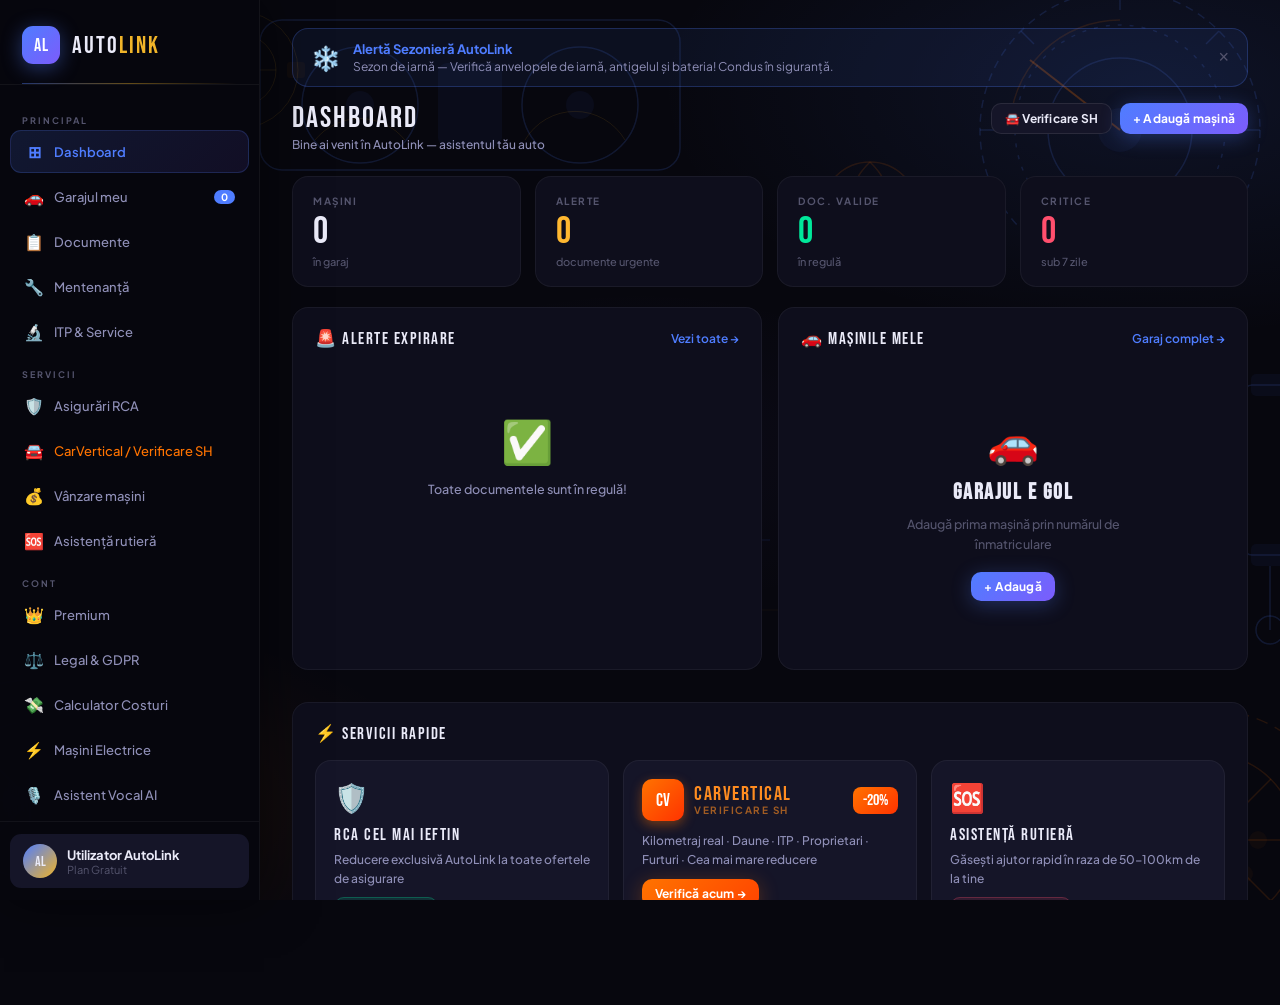
<file: AutoLink_v9.html>
<!DOCTYPE html>
<html lang="ro">
<head>
<meta charset="UTF-8">
<meta name="viewport" content="width=device-width, initial-scale=1.0, maximum-scale=1.0">
<title>AutoLink — Asistentul tău auto</title>
<link href="https://fonts.googleapis.com/css2?family=Plus+Jakarta+Sans:ital,wght@0,300;0,400;0,500;0,600;0,700;0,800;1,700&family=Bebas+Neue&family=JetBrains+Mono:wght@400;500&display=swap" rel="stylesheet">
<style>
:root {
  --bg: #07070e;
  --s1: #0e0e1c;
  --s2: #151528;
  --s3: #1d1d35;
  --s4: #252542;
  --b1: rgba(255,255,255,0.05);
  --b2: rgba(255,255,255,0.09);
  --b3: rgba(255,255,255,0.14);
  --accent: #4f7dff;
  --accent2: #7c5cfc;
  --gold: #f0b429;
  --gold2: #d4960f;
  --green: #00e89a;
  --amber: #ffb830;
  --red: #ff4f6d;
  --cv: #ff7300;
  --text: #eaeaf8;
  --t2: #9090b8;
  --t3: #55556e;
  --sidebar: 260px;
  --bnav: 70px;
  --r: 16px;
  --rs: 10px;
}
*{margin:0;padding:0;box-sizing:border-box;-webkit-tap-highlight-color:transparent;}
html,body{height:100%;overflow-x:hidden;}
body{
  font-family:'Plus Jakarta Sans',sans-serif;
  background:var(--bg);color:var(--text);
  background-image:
    radial-gradient(ellipse 70% 50% at 90% 10%, rgba(79,125,255,0.1) 0%, transparent 55%),
    radial-gradient(ellipse 50% 40% at 10% 90%, rgba(255,115,0,0.07) 0%, transparent 50%),
    radial-gradient(ellipse 40% 30% at 50% 50%, rgba(124,92,252,0.04) 0%, transparent 60%);
  position:relative;
}

/* AUTO BG */
.auto-bg{position:fixed;inset:0;pointer-events:none;z-index:0;overflow:hidden;}

/* SIDEBAR */
.sidebar{
  position:fixed;left:0;top:0;bottom:0;width:var(--sidebar);
  background:rgba(7,7,14,0.96);
  border-right:1px solid var(--b1);
  backdrop-filter:blur(24px);
  display:flex;flex-direction:column;z-index:200;
  box-shadow:4px 0 48px rgba(0,0,0,0.5);
}
.logo{
  padding:26px 22px 20px;
  display:flex;align-items:center;gap:12px;
  border-bottom:1px solid var(--b1);cursor:pointer;
  transition:opacity 0.2s;position:relative;
}
.logo:hover{opacity:0.85;}
.logo::after{content:'';position:absolute;bottom:0;left:22px;right:22px;height:1px;background:linear-gradient(90deg,var(--accent),var(--gold),transparent);opacity:0.4;}
.lm{
  width:38px;height:38px;border-radius:11px;flex-shrink:0;
  background:linear-gradient(135deg,var(--accent),var(--accent2));
  display:flex;align-items:center;justify-content:center;
  font-family:'Bebas Neue';font-size:18px;color:#fff;letter-spacing:1px;
  box-shadow:0 4px 20px rgba(79,125,255,0.4);
}
.lt{font-family:'Bebas Neue';font-size:24px;letter-spacing:2px;}
.lt em{color:var(--gold);font-style:normal;}

.nav{padding:14px 10px;flex:1;overflow-y:auto;}
.ns{font-size:9px;font-weight:700;color:var(--t3);text-transform:uppercase;letter-spacing:2px;padding:10px 12px 4px;margin-top:6px;}
.ni{
  display:flex;align-items:center;gap:10px;
  padding:10px 13px;border-radius:11px;cursor:pointer;
  font-size:13px;font-weight:500;color:var(--t2);
  transition:all 0.15s;margin-bottom:2px;border:1px solid transparent;
}
.ni:hover{background:var(--s2);color:var(--text);}
.ni.active{
  background:linear-gradient(135deg,rgba(79,125,255,0.15),rgba(124,92,252,0.1));
  color:var(--accent);border-color:rgba(79,125,255,0.2);font-weight:600;
}
.ni-i{font-size:16px;width:20px;text-align:center;}
.nbadge{margin-left:auto;background:var(--red);color:#fff;font-size:10px;font-weight:700;padding:1px 7px;border-radius:20px;}
.nbadge.b{background:var(--accent);}
.nbadge.g{background:var(--green);color:#000;}

.sf{padding:12px 10px;border-top:1px solid var(--b1);}
.upill{display:flex;align-items:center;gap:10px;padding:10px 13px;border-radius:11px;background:var(--s2);cursor:pointer;transition:background 0.15s;}
.upill:hover{background:var(--s3);}
.av{width:34px;height:34px;border-radius:50%;background:linear-gradient(135deg,var(--accent),var(--gold));display:flex;align-items:center;justify-content:center;font-family:'Bebas Neue';font-size:14px;flex-shrink:0;}

/* MAIN */
.main{margin-left:var(--sidebar);min-height:100vh;padding:28px 32px;position:relative;z-index:1;}
.sec{display:none;animation:fadeUp 0.25s ease;}
.sec.active{display:block;}
@keyframes fadeUp{from{opacity:0;transform:translateY(8px)}to{opacity:1;transform:translateY(0)}}

/* MOBILE */
.mob-top{
  display:none;position:fixed;top:0;left:0;right:0;height:60px;
  background:rgba(7,7,14,0.97);border-bottom:1px solid var(--b1);
  backdrop-filter:blur(20px);align-items:center;padding:0 16px;gap:12px;z-index:300;
}
.mob-top::after{content:'';position:absolute;bottom:0;left:0;right:0;height:1px;background:linear-gradient(90deg,transparent,var(--accent),var(--gold),var(--cv),transparent);opacity:0.35;}
.bnav{
  display:none;position:fixed;bottom:0;left:0;right:0;height:var(--bnav);
  background:rgba(7,7,14,0.97);border-top:1px solid var(--b1);
  backdrop-filter:blur(20px);align-items:center;justify-content:space-around;padding:0 4px;z-index:300;
}
.bn{display:flex;flex-direction:column;align-items:center;gap:3px;padding:8px 10px;border-radius:11px;cursor:pointer;transition:all 0.15s;flex:1;position:relative;}
.bn-i{font-size:22px;color:var(--t3);transition:all 0.15s;}
.bn-l{font-size:10px;color:var(--t3);font-weight:600;transition:all 0.15s;}
.bn.active .bn-i{color:var(--accent);}
.bn.active .bn-l{color:var(--accent);}
.bn-dot{position:absolute;top:5px;right:6px;width:7px;height:7px;border-radius:50%;background:var(--red);display:none;}
.bn-dot.show{display:block;}

/* MORE SHEET */
.msheet{position:fixed;inset:0;z-index:400;opacity:0;pointer-events:none;transition:opacity 0.2s;}
.msheet.open{opacity:1;pointer-events:all;}
.msheet-bg{position:absolute;inset:0;background:rgba(0,0,0,0.75);backdrop-filter:blur(8px);}
.msheet-panel{
  position:absolute;bottom:0;left:0;right:0;
  background:var(--s1);border-radius:24px 24px 0 0;border-top:1px solid var(--b2);
  padding:12px 20px 38px;
  transform:translateY(100%);transition:transform 0.32s cubic-bezier(0.32,0.72,0,1);
}
.msheet.open .msheet-panel{transform:translateY(0);}
.mhandle{width:36px;height:4px;background:var(--b2);border-radius:2px;margin:0 auto 20px;}
.mgrid{display:grid;grid-template-columns:repeat(3,1fr);gap:10px;}
.mitem{
  display:flex;flex-direction:column;align-items:center;gap:7px;
  padding:16px 8px;border-radius:14px;cursor:pointer;
  background:var(--s2);border:1px solid var(--b1);transition:all 0.15s;
}
.mitem:active{transform:scale(0.96);}
.mi-i{font-size:24px;}
.mi-l{font-size:11px;font-weight:600;color:var(--t2);text-align:center;}

/* TOPBAR */
.topbar{display:flex;align-items:flex-start;justify-content:space-between;margin-bottom:24px;gap:12px;flex-wrap:wrap;}
.pt{font-family:'Bebas Neue';font-size:30px;letter-spacing:2px;line-height:1;}
.ps{font-size:12px;color:var(--t2);margin-top:4px;font-weight:500;}
.acts{display:flex;gap:8px;flex-wrap:wrap;}

/* BACK */
.back-btn{
  display:inline-flex;align-items:center;gap:6px;
  padding:7px 14px;border-radius:var(--rs);
  background:var(--s2);border:1px solid var(--b2);
  color:var(--t2);font-size:12px;cursor:pointer;
  margin-bottom:18px;transition:all 0.15s;
  font-family:'Plus Jakarta Sans';font-weight:600;
}
.back-btn:hover{color:var(--accent);border-color:rgba(79,125,255,0.4);}

/* BUTTONS */
.btn{padding:10px 18px;border-radius:var(--rs);font-size:13px;font-weight:700;cursor:pointer;border:none;transition:all 0.15s;font-family:'Plus Jakarta Sans';white-space:nowrap;letter-spacing:0.2px;}
.btn-primary{background:linear-gradient(135deg,var(--accent),var(--accent2));color:#fff;box-shadow:0 4px 20px rgba(79,125,255,0.3);}
.btn-primary:hover{transform:translateY(-1px);box-shadow:0 6px 24px rgba(79,125,255,0.4);}
.btn-primary:active{transform:scale(0.97);}
.btn-ghost{background:var(--s2);color:var(--text);border:1px solid var(--b2);}
.btn-ghost:hover{border-color:rgba(79,125,255,0.4);color:var(--accent);}
.btn-gold{background:linear-gradient(135deg,var(--gold),var(--gold2));color:#000;font-weight:800;box-shadow:0 4px 20px rgba(240,180,41,0.3);}
.btn-gold:hover{transform:translateY(-1px);box-shadow:0 6px 24px rgba(240,180,41,0.4);}
.btn-green{background:rgba(0,232,154,0.12);color:var(--green);border:1px solid rgba(0,232,154,0.25);}
.btn-green:hover{background:rgba(0,232,154,0.2);}
.btn-cv{background:linear-gradient(135deg,#ff7300,#ff4400);color:#fff;box-shadow:0 4px 20px rgba(255,115,0,0.3);}
.btn-cv:hover{transform:translateY(-1px);box-shadow:0 6px 24px rgba(255,115,0,0.4);}
.btn-red2{background:rgba(255,79,109,0.12);color:var(--red);border:1px solid rgba(255,79,109,0.25);}
.btn-sm{padding:7px 13px;font-size:12px;}
.btn-full{width:100%;text-align:center;justify-content:center;}

/* GRID */
.g4{display:grid;grid-template-columns:repeat(4,1fr);gap:14px;margin-bottom:20px;}
.g2{display:grid;grid-template-columns:1fr 1fr;gap:16px;margin-bottom:16px;}
.g3{display:grid;grid-template-columns:repeat(3,1fr);gap:14px;}

/* STAT */
.stat{
  background:var(--s1);border:1px solid var(--b1);border-radius:var(--r);
  padding:18px 20px;position:relative;overflow:hidden;transition:border-color 0.2s;
}
.stat::before{content:'';position:absolute;top:0;left:0;right:0;height:2px;background:linear-gradient(90deg,var(--accent),var(--accent2));opacity:0;transition:opacity 0.2s;}
.stat:hover::before{opacity:1;}
.stat:hover{border-color:rgba(79,125,255,0.2);}
.sl{font-size:10px;font-weight:700;color:var(--t3);text-transform:uppercase;letter-spacing:1.5px;margin-bottom:6px;}
.sv{font-family:'Bebas Neue';font-size:38px;letter-spacing:2px;line-height:1;}
.sm{font-size:11px;color:var(--t3);margin-top:4px;font-weight:500;}

/* CARD */
.card{background:var(--s1);border:1px solid var(--b1);border-radius:var(--r);padding:20px 22px;margin-bottom:16px;backdrop-filter:blur(12px);}
.ch{display:flex;align-items:center;justify-content:space-between;margin-bottom:16px;}
.ct{font-family:'Bebas Neue';font-size:17px;letter-spacing:1.5px;}
.cl{font-size:12px;color:var(--accent);cursor:pointer;font-weight:600;}

/* CAR CARD */
.cc{
  background:var(--s1);border:1px solid var(--b1);border-radius:var(--r);
  padding:18px;transition:all 0.2s;position:relative;overflow:hidden;
}
.cc::after{content:'';position:absolute;top:0;left:0;right:0;height:2px;background:linear-gradient(90deg,var(--gold),var(--accent));opacity:0;transition:opacity 0.2s;}
.cc:hover{border-color:rgba(240,180,41,0.2);transform:translateY(-2px);}
.cc:hover::after{opacity:1;}
.cp{font-family:'Bebas Neue';font-size:22px;letter-spacing:3px;}
.cm{font-size:12px;color:var(--t2);margin:3px 0 12px;font-weight:500;}

/* PILL */
.pill{display:inline-flex;align-items:center;gap:4px;padding:3px 9px;border-radius:20px;font-size:11px;font-weight:700;border:1px solid;}
.pill.ok{background:rgba(0,232,154,0.09);color:var(--green);border-color:rgba(0,232,154,0.2);}
.pill.warn{background:rgba(255,184,48,0.09);color:var(--amber);border-color:rgba(255,184,48,0.2);}
.pill.danger{background:rgba(255,79,109,0.09);color:var(--red);border-color:rgba(255,79,109,0.2);}
.pd{width:5px;height:5px;border-radius:50%;background:currentColor;}

/* ALERT ROW */
.ar{display:flex;align-items:center;gap:12px;padding:12px 0;border-bottom:1px solid var(--b1);}
.ar:last-child{border-bottom:none;padding-bottom:0;}
.ai2{width:38px;height:38px;border-radius:10px;display:flex;align-items:center;justify-content:center;font-size:17px;flex-shrink:0;}
.ai2.w{background:rgba(255,184,48,0.1);}
.ai2.d{background:rgba(255,79,109,0.1);}
.ai2.g{background:rgba(0,232,154,0.1);}
.ainf{flex:1;min-width:0;}
.at2{font-size:13px;font-weight:600;white-space:nowrap;overflow:hidden;text-overflow:ellipsis;}
.as2{font-size:11px;color:var(--t2);margin-top:2px;}
.db{font-family:'JetBrains Mono';font-size:11px;padding:3px 8px;border-radius:6px;flex-shrink:0;}
.db.w{background:rgba(255,184,48,0.12);color:var(--amber);}
.db.d{background:rgba(255,79,109,0.12);color:var(--red);}
.db.g{background:rgba(0,232,154,0.12);color:var(--green);}

/* TABLE */
.tbl{width:100%;border-collapse:collapse;}
.tbl th{font-size:10px;font-weight:700;text-transform:uppercase;letter-spacing:1px;color:var(--t3);padding:10px 14px;text-align:left;border-bottom:1px solid var(--b1);}
.tbl td{padding:12px 14px;border-bottom:1px solid var(--b1);font-size:13px;font-weight:500;}
.tbl tr:last-child td{border-bottom:none;}
.tbl tr:hover td{background:var(--s2);}
.sts{display:inline-flex;align-items:center;gap:4px;padding:3px 9px;border-radius:20px;font-size:11px;font-weight:700;}

/* CV HERO */
.cv-hero{
  display:flex;align-items:center;gap:16px;width:100%;
  padding:22px 26px;
  background:linear-gradient(135deg,rgba(30,12,0,0.9),rgba(50,20,0,0.9));
  border:2px solid rgba(255,115,0,0.35);border-radius:var(--r);
  cursor:pointer;transition:all 0.2s;margin-bottom:16px;position:relative;overflow:hidden;
}
.cv-hero::before{content:'';position:absolute;inset:0;background:linear-gradient(135deg,rgba(255,115,0,0.06),transparent);}
.cv-hero:hover{border-color:rgba(255,115,0,0.65);transform:translateY(-2px);box-shadow:0 8px 40px rgba(255,115,0,0.2);}
.cv-badge{width:58px;height:58px;background:linear-gradient(135deg,#ff7300,#ff3300);border-radius:14px;display:flex;align-items:center;justify-content:center;font-family:'Bebas Neue';font-size:24px;color:#fff;letter-spacing:1px;flex-shrink:0;box-shadow:0 4px 20px rgba(255,115,0,0.5);}
.cv-info{flex:1;}
.cv-title{font-family:'Bebas Neue';font-size:32px;letter-spacing:2px;color:#ff8c20;line-height:1;}
.cv-sub-label{font-size:11px;font-weight:700;color:rgba(255,140,32,0.6);letter-spacing:2px;text-transform:uppercase;margin:2px 0 5px;}
.cv-desc{font-size:12px;color:var(--t2);font-weight:500;}
.cv-disc{background:linear-gradient(135deg,#ff7300,#ff3300);color:#fff;font-family:'Bebas Neue';font-size:24px;letter-spacing:2px;padding:10px 16px;border-radius:12px;flex-shrink:0;box-shadow:0 4px 16px rgba(255,115,0,0.4);}

/* SVC CARD */
.svc{
  background:var(--s2);border:1px solid var(--b1);border-radius:var(--r);
  padding:18px;cursor:pointer;transition:all 0.2s;position:relative;overflow:hidden;
}
.svc::after{content:'';position:absolute;bottom:0;left:0;right:0;height:2px;opacity:0;transition:opacity 0.2s;}
.svc:hover{transform:translateY(-3px);}
.svc:hover::after{opacity:1;}
.svc.blue::after{background:linear-gradient(90deg,var(--accent),var(--accent2));}
.svc.blue:hover{border-color:rgba(79,125,255,0.3);}
.svc.orange::after{background:linear-gradient(90deg,var(--cv),#ff3300);}
.svc.orange:hover{border-color:rgba(255,115,0,0.3);}
.svc.red::after{background:linear-gradient(90deg,var(--red),#cc0033);}
.svc.red:hover{border-color:rgba(255,79,109,0.3);}
.svc-ico{font-size:28px;margin-bottom:10px;}
.svc-t{font-family:'Bebas Neue';font-size:17px;letter-spacing:1.5px;margin-bottom:5px;}
.svc-d{font-size:12px;color:var(--t2);line-height:1.6;margin-bottom:12px;font-weight:500;}

/* ITP CARD */
.itp-step{
  display:flex;align-items:flex-start;gap:14px;padding:14px 16px;
  border-radius:var(--rs);background:var(--s2);border:1px solid var(--b1);
  margin-bottom:10px;transition:border-color 0.15s;
}
.itp-step:hover{border-color:rgba(79,125,255,0.2);}
.itp-num{
  width:32px;height:32px;border-radius:50%;flex-shrink:0;
  background:linear-gradient(135deg,var(--accent),var(--accent2));
  display:flex;align-items:center;justify-content:center;
  font-family:'Bebas Neue';font-size:16px;color:#fff;
}
.itp-info{flex:1;}
.itp-title{font-size:14px;font-weight:700;margin-bottom:3px;}
.itp-desc{font-size:12px;color:var(--t2);line-height:1.5;font-weight:500;}

/* SERVICE CARD */
.serv-card{
  background:var(--s2);border:1px solid var(--b1);border-radius:var(--rs);
  padding:14px 16px;display:flex;align-items:center;gap:13px;
  margin-bottom:10px;transition:all 0.15s;cursor:pointer;
}
.serv-card:hover{border-color:rgba(0,232,154,0.3);background:var(--s3);}
.serv-ico{width:42px;height:42px;border-radius:10px;display:flex;align-items:center;justify-content:center;font-size:18px;flex-shrink:0;}

/* PREMIUM */
.prem-card{
  background:linear-gradient(135deg,rgba(79,125,255,0.1),rgba(124,92,252,0.07));
  border:1px solid rgba(79,125,255,0.2);border-radius:var(--r);padding:24px;
}
.prem-badge{display:inline-block;background:linear-gradient(135deg,var(--gold),var(--gold2));color:#000;font-size:10px;font-weight:800;padding:3px 12px;border-radius:20px;margin-bottom:12px;text-transform:uppercase;letter-spacing:1.5px;}
.prem-price{font-family:'Bebas Neue';font-size:44px;letter-spacing:2px;color:var(--gold);}
.prem-list{list-style:none;margin:14px 0 18px;display:flex;flex-direction:column;gap:10px;}
.prem-list li{display:flex;align-items:center;gap:8px;font-size:13px;font-weight:600;}
.prem-list li::before{content:'✓';color:var(--gold);font-weight:800;font-size:14px;}

/* LOCKED */
.locked-box{position:relative;border-radius:var(--rs);border:1px solid var(--b2);overflow:hidden;}
.locked-ov{position:absolute;inset:0;background:rgba(7,7,14,0.88);backdrop-filter:blur(5px);display:flex;flex-direction:column;align-items:center;justify-content:center;gap:12px;z-index:2;}
.locked-ico{font-size:34px;}
.locked-t{font-family:'Bebas Neue';font-size:20px;letter-spacing:1.5px;text-align:center;}
.locked-s{font-size:12px;color:var(--t2);text-align:center;max-width:220px;font-weight:500;line-height:1.6;}
.locked-prev{filter:blur(4px);pointer-events:none;user-select:none;}

/* MODAL */
.mo{position:fixed;inset:0;background:rgba(0,0,0,0.82);backdrop-filter:blur(10px);display:flex;align-items:flex-end;justify-content:center;z-index:500;opacity:0;pointer-events:none;transition:opacity 0.2s;}
.mo.open{opacity:1;pointer-events:all;}
.md{
  background:var(--s1);border:1px solid var(--b2);border-radius:24px 24px 0 0;
  padding:0 22px 38px;width:100%;max-width:560px;
  transform:translateY(100%);transition:transform 0.32s cubic-bezier(0.32,0.72,0,1);
  max-height:92vh;overflow-y:auto;
}
.mo.open .md{transform:translateY(0);}
.md-h{
  display:flex;align-items:center;justify-content:space-between;
  padding:20px 0 18px;position:sticky;top:0;
  background:var(--s1);border-bottom:1px solid var(--b1);
  margin-bottom:20px;z-index:1;
}
.md-handle{width:36px;height:4px;background:var(--b2);border-radius:2px;position:absolute;top:10px;left:50%;transform:translateX(-50%);}
.md-t{font-family:'Bebas Neue';font-size:22px;letter-spacing:1.5px;}
.md-x{width:32px;height:32px;border-radius:50%;background:var(--s2);border:1px solid var(--b2);display:flex;align-items:center;justify-content:center;cursor:pointer;font-size:16px;color:var(--t2);transition:all 0.15s;}
.md-x:hover{background:rgba(255,79,109,0.15);color:var(--red);border-color:rgba(255,79,109,0.3);}
.md-sub{font-size:12.5px;color:var(--t2);margin-bottom:20px;font-weight:500;}
.fg{margin-bottom:13px;}
.fl{font-size:10px;font-weight:800;color:var(--t2);text-transform:uppercase;letter-spacing:1px;display:block;margin-bottom:6px;}
.fi{width:100%;padding:12px 14px;background:var(--s2);border:1px solid var(--b2);border-radius:var(--rs);color:var(--text);font-family:'Plus Jakarta Sans';font-size:14px;outline:none;transition:border-color 0.15s;font-weight:500;}
.fi:focus{border-color:var(--accent);}
.fr{display:grid;grid-template-columns:1fr 1fr;gap:11px;}
.sl2{font-size:10px;font-weight:800;color:var(--t3);text-transform:uppercase;letter-spacing:1px;margin:16px 0 10px;padding-bottom:8px;border-bottom:1px solid var(--b1);}
.mf{display:flex;gap:10px;margin-top:20px;}
.mf .btn{flex:1;padding:13px;}

/* FIRMA */
.firm-card{background:var(--s2);border:1px solid var(--b2);border-radius:var(--rs);padding:14px 16px;display:flex;align-items:center;gap:12px;margin-bottom:10px;transition:border-color 0.15s;}
.firm-card:hover{border-color:rgba(0,232,154,0.3);}
.firm-ico{width:42px;height:42px;border-radius:10px;background:rgba(255,79,109,0.1);display:flex;align-items:center;justify-content:center;font-size:18px;flex-shrink:0;}
.firm-nr{font-family:'JetBrains Mono';font-size:13px;color:var(--green);font-weight:500;margin-top:3px;}

/* DEF */
.def-cat{margin-bottom:14px;}
.def-cat-t{font-family:'Bebas Neue';font-size:14px;letter-spacing:1.5px;color:var(--t2);padding:8px 13px;background:var(--s2);border-radius:var(--rs) var(--rs) 0 0;border:1px solid var(--b1);border-bottom:none;}
.def-list{border:1px solid var(--b1);border-radius:0 0 var(--rs) var(--rs);overflow:hidden;}
.def-item{display:flex;align-items:center;gap:12px;padding:11px 14px;border-bottom:1px solid var(--b1);font-size:13px;cursor:pointer;transition:background 0.15s;}
.def-item:last-child{border-bottom:none;}
.def-item:hover{background:var(--s2);}
.def-item input[type=radio]{flex-shrink:0;accent-color:var(--accent);width:16px;height:16px;}
.def-ico{font-size:18px;flex-shrink:0;}
.def-inf{flex:1;}
.def-n{font-weight:700;font-size:13px;}
.def-d{font-size:11px;color:var(--t2);margin-top:2px;font-weight:500;}
.def-sev{padding:2px 8px;border-radius:20px;font-size:10px;font-weight:800;flex-shrink:0;}
.def-sev.urg{background:rgba(255,79,109,0.15);color:var(--red);}
.def-sev.med{background:rgba(255,184,48,0.15);color:var(--amber);}
.def-sev.low{background:rgba(0,232,154,0.15);color:var(--green);}

/* KM BAR */
.kmb{background:var(--s2);border-radius:4px;height:5px;overflow:hidden;margin-top:7px;}
.kmf{height:100%;border-radius:4px;background:linear-gradient(90deg,var(--green),var(--accent));}

/* CHAT */
.chat-wrap{display:flex;flex-direction:column;height:calc(100vh - 260px);}
.chat-msgs{flex:1;overflow-y:auto;padding-bottom:14px;}
.msg{display:flex;gap:10px;margin-bottom:16px;animation:fadeUp 0.22s ease;}
.msg.user{flex-direction:row-reverse;}
.mav{width:34px;height:34px;border-radius:50%;flex-shrink:0;display:flex;align-items:center;justify-content:center;font-size:14px;}
.mav.ai{background:linear-gradient(135deg,var(--accent),var(--accent2));font-family:'Bebas Neue';font-size:13px;color:#fff;}
.mav.user{background:var(--s3);}
.mb{max-width:72%;}
.mn{font-size:10px;color:var(--t3);margin-bottom:5px;font-weight:600;}
.mbu{padding:13px 16px;border-radius:14px;font-size:13.5px;line-height:1.65;}
.msg.ai .mbu{background:var(--s2);border:1px solid var(--b1);border-radius:4px 14px 14px 14px;}
.msg.user .mbu{background:linear-gradient(135deg,var(--accent),var(--accent2));border-radius:14px 4px 14px 14px;}
.agent-chips{display:flex;gap:7px;flex-wrap:wrap;margin-bottom:14px;}
.achip{padding:7px 14px;border-radius:20px;font-size:12px;font-weight:700;border:1px solid var(--b2);cursor:pointer;transition:all 0.15s;background:var(--s2);}
.achip:hover,.achip.on{background:rgba(79,125,255,0.15);border-color:var(--accent);color:var(--accent);}
.cbar{display:flex;gap:10px;align-items:flex-end;padding:14px;background:var(--s1);border:1px solid var(--b2);border-radius:14px;margin-top:14px;}
.cin{flex:1;background:none;border:none;outline:none;color:var(--text);font-family:'Plus Jakarta Sans';font-size:14px;resize:none;max-height:100px;line-height:1.5;font-weight:500;}
.cin::placeholder{color:var(--t3);}
@keyframes bounce{0%,60%,100%{transform:translateY(0)}30%{transform:translateY(-5px)}}

/* LEGAL */
.legal-section{margin-bottom:24px;}
.legal-title{font-family:'Bebas Neue';font-size:20px;letter-spacing:1.5px;color:var(--accent);margin-bottom:12px;padding-bottom:8px;border-bottom:1px solid var(--b1);}
.legal-text{font-size:13px;color:var(--t2);line-height:1.8;font-weight:500;}
.legal-text strong{color:var(--text);font-weight:700;}
.legal-art{background:var(--s2);border-left:3px solid var(--accent);padding:12px 16px;border-radius:0 var(--rs) var(--rs) 0;margin:10px 0;font-size:13px;color:var(--text);line-height:1.7;font-weight:500;}

/* EMPTY */
.empty{text-align:center;padding:48px 20px;color:var(--t3);}
.ei{font-size:42px;margin-bottom:12px;}
.empty h3{font-family:'Bebas Neue';font-size:22px;letter-spacing:1.5px;color:var(--text);margin-bottom:8px;}
.empty p{font-size:12.5px;max-width:260px;margin:0 auto 18px;line-height:1.6;font-weight:500;}

::-webkit-scrollbar{width:4px;}
::-webkit-scrollbar-thumb{background:var(--s4);border-radius:3px;}

@media(max-width:768px){
  .sidebar{display:none;}
  .mob-top{display:flex;}
  .bnav{display:flex;}
  .main{margin-left:0;padding:74px 14px calc(var(--bnav)+18px);}
  .pt{font-size:24px;}
  .g4{grid-template-columns:repeat(2,1fr);gap:10px;}
  .g2{grid-template-columns:1fr;gap:12px;}
  .g3{grid-template-columns:1fr;gap:10px;}
  .fr{grid-template-columns:1fr;}
  .card{padding:14px 15px;}
  .cv-hero{padding:16px 18px;}
  .cv-badge{width:46px;height:46px;font-size:20px;}
  .cv-title{font-size:26px;}
  .chat-wrap{height:calc(100vh - 300px);}
}
</style>
</head>
<body>

<!-- AUTO BACKGROUND -->
<div class="auto-bg">
<svg width="100%" height="100%" viewBox="0 0 1400 900" preserveAspectRatio="xMidYMid slice" xmlns="http://www.w3.org/2000/svg">
  <defs>
    <style>
      .s1{fill:none;stroke:rgba(79,125,255,0.15);stroke-width:1.5}
      .s2{fill:none;stroke:rgba(255,115,0,0.12);stroke-width:1.5}
      .s3{fill:none;stroke:rgba(240,180,41,0.1);stroke-width:1}
      .f1{fill:rgba(79,125,255,0.05)}
      .f2{fill:rgba(255,115,0,0.04)}
    </style>
  </defs>
  <g transform="translate(1180,130)">
    <circle class="s1" cx="0" cy="0" r="140" stroke-dasharray="8,6"/>
    <circle class="s1" cx="0" cy="0" r="105" stroke-dasharray="4,8" stroke-width="0.8"/>
    <circle class="s1" cx="0" cy="0" r="72"/>
    <circle class="f1" cx="0" cy="0" r="22"/>
    <line class="s1" x1="-140" y1="0" x2="-120" y2="0"/><line class="s1" x1="140" y1="0" x2="120" y2="0"/>
    <line class="s1" x1="0" y1="-140" x2="0" y2="-120"/><line class="s1" x1="-99" y1="-99" x2="-86" y2="-86"/>
    <line class="s1" x1="99" y1="-99" x2="86" y2="-86"/><line class="s1" x1="-99" y1="99" x2="-86" y2="86"/>
    <line class="s1" x1="99" y1="99" x2="86" y2="86"/>
    <path class="s2" d="M-110 0 A110 110 0 0 1 0 -110" stroke-dasharray="none"/>
    <line stroke="rgba(255,115,0,0.25)" stroke-width="2" x1="0" y1="0" x2="-90" y2="-70"/>
  </g>
  <g transform="translate(90,800)">
    <circle class="s1" cx="0" cy="0" r="120"/><circle class="s1" cx="0" cy="0" r="78"/><circle class="f1" cx="0" cy="0" r="28"/>
    <rect class="f1" x="-15" y="-136" width="30" height="32" rx="5"/><rect class="f1" x="-15" y="104" width="30" height="32" rx="5"/>
    <rect class="f1" x="-136" y="-15" width="32" height="30" rx="5"/><rect class="f1" x="104" y="-15" width="32" height="30" rx="5"/>
    <rect class="f1" x="-105" y="-105" width="24" height="24" rx="4" transform="rotate(45 -93 -93)"/>
    <rect class="f1" x="81" y="-105" width="24" height="24" rx="4" transform="rotate(45 93 -93)"/>
    <line class="s1" x1="-78" y1="0" x2="78" y2="0"/><line class="s1" x1="0" y1="-78" x2="0" y2="78"/>
    <line class="s1" x1="-55" y1="-55" x2="55" y2="55"/><line class="s1" x1="55" y1="-55" x2="-55" y2="55"/>
  </g>
  <g transform="translate(300,70)">
    <circle class="s3" cx="0" cy="0" r="58"/><circle class="s3" cx="0" cy="0" r="36"/><circle class="f2" cx="0" cy="0" r="14"/>
    <rect class="f2" x="-8" y="-65" width="16" height="18" rx="3"/><rect class="f2" x="-8" y="47" width="16" height="18" rx="3"/>
    <rect class="f2" x="-65" y="-8" width="18" height="16" rx="3"/><rect class="f2" x="47" y="-8" width="18" height="16" rx="3"/>
    <line class="s3" x1="-36" y1="0" x2="36" y2="0"/><line class="s3" x1="0" y1="-36" x2="0" y2="36"/>
  </g>
  <g transform="translate(1330,470)">
    <rect class="s1" x="-26" y="-85" width="52" height="170" rx="8"/>
    <rect class="f1" x="-19" y="-96" width="38" height="22" rx="5"/><rect class="f1" x="-19" y="74" width="38" height="22" rx="5"/>
    <line class="s1" x1="0" y1="96" x2="0" y2="160"/><circle class="s1" cx="0" cy="160" r="14"/>
  </g>
  <g transform="translate(1270,840)">
    <circle class="s2" cx="0" cy="0" r="130" stroke-dasharray="12,8"/>
    <circle class="s2" cx="0" cy="0" r="86"/><circle class="f2" cx="0" cy="0" r="32"/>
    <line class="s2" x1="-86" y1="0" x2="86" y2="0"/><line class="s2" x1="0" y1="-86" x2="0" y2="86"/>
    <line class="s2" x1="-61" y1="-61" x2="61" y2="61"/><line class="s2" x1="61" y1="-61" x2="-61" y2="61"/>
    <circle class="f2" cx="48" cy="0" r="9"/><circle class="f2" cx="-48" cy="0" r="9"/>
    <circle class="f2" cx="0" cy="48" r="9"/><circle class="f2" cx="0" cy="-48" r="9"/>
    <circle class="f2" cx="34" cy="34" r="9"/><circle class="f2" cx="-34" cy="34" r="9"/>
  </g>
  <g transform="translate(530,85)">
    <rect class="s1" x="-210" y="-65" width="420" height="150" rx="22"/>
    <circle class="s1" cx="-110" cy="20" r="58"/><circle class="f1" cx="-110" cy="20" r="14"/>
    <circle class="s1" cx="110" cy="20" r="58"/><circle class="f1" cx="110" cy="20" r="14"/>
    <path class="s3" d="M-155 55 A58 58 0 0 1 -65 55"/>
    <path class="s3" d="M55 55 A58 58 0 0 1 155 55"/>
    <rect class="f1" x="-32" y="-22" width="64" height="84" rx="9"/>
  </g>
  <g transform="translate(400,430)" opacity="0.7">
    <polygon class="s3" points="0,-32 28,-16 28,16 0,32 -28,16 -28,-16"/>
    <polygon class="s3" points="56,-32 84,-16 84,16 56,32 28,16 28,-16"/>
    <polygon class="s3" points="112,-32 140,-16 140,16 112,32 84,16 84,-16"/>
    <polygon class="s3" points="28,32 56,48 56,80 28,96 0,80 0,48"/>
    <polygon class="s3" points="84,32 112,48 112,80 84,96 56,80 56,48"/>
    <polygon class="s3" points="0,96 28,112 28,144 0,160 -28,144 -28,112"/>
    <polygon class="s3" points="56,96 84,112 84,144 56,160 28,144 28,112"/>
  </g>
  <g opacity="0.55">
    <path class="s1" d="M430 520 L530 520 L530 570 L680 570 L680 540 L830 540"/>
    <circle class="f1" cx="530" cy="520" r="5"/><circle class="f1" cx="680" cy="570" r="5"/>
    <path class="s3" d="M820 610 L920 610 L920 660 L1020 660"/>
    <circle class="f2" cx="920" cy="610" r="4"/>
  </g>
  <g transform="translate(710,860)">
    <ellipse class="s3" cx="0" cy="0" rx="38" ry="27"/><ellipse class="f2" cx="0" cy="0" rx="16" ry="11"/>
    <rect class="s3" x="-9" y="-85" width="18" height="85" rx="5"/>
    <ellipse class="s3" cx="0" cy="-85" rx="28" ry="20"/><ellipse class="f2" cx="0" cy="-85" rx="11" ry="8"/>
  </g>
  <g transform="translate(930,210)">
    <circle class="s2" cx="0" cy="0" r="48"/><circle class="f2" cx="0" cy="0" r="20"/>
    <path class="s2" d="M0 -48 Q22 -27 20 0 Q18 27 0 48 Q-18 27 -20 0 Q-22 -27 0 -48"/>
    <path class="s2" d="M48 0 Q27 22 0 20 Q-27 18 -48 0 Q-27 -18 0 -20 Q27 -22 48 0"/>
  </g>
  <g opacity="0.5">
    <line class="s1" x1="0" y1="360" x2="130" y2="360" stroke-dasharray="40,20"/>
    <line class="s1" x1="0" y1="376" x2="95" y2="376" stroke-dasharray="30,25"/>
    <line class="s1" x1="0" y1="345" x2="60" y2="345" stroke-dasharray="20,30"/>
  </g>
</svg>
</div>

<!-- SIDEBAR -->
<aside class="sidebar">
  <div class="logo" onclick="goTo('dashboard')">
    <div class="lm">AL</div>
    <div class="lt">AUTO<em>LINK</em></div>
  </div>
  <nav class="nav">
    <div class="ns">Principal</div>
    <div class="ni active" onclick="goTo('dashboard')"><span class="ni-i">⊞</span>Dashboard</div>
    <div class="ni" onclick="goTo('garaj')"><span class="ni-i">🚗</span>Garajul meu<span class="nbadge b" id="nb-c">0</span></div>
    <div class="ni" onclick="goTo('documente')"><span class="ni-i">📋</span>Documente<span class="nbadge" id="nb-a" style="display:none">!</span></div>
    <div class="ni" onclick="goTo('mentenanta')"><span class="ni-i">🔧</span>Mentenanță</div>
    <div class="ni" onclick="goTo('itp')"><span class="ni-i">🔬</span>ITP & Service</div>
    <div class="ns">Servicii</div>
    <div class="ni" onclick="goTo('asigurari')"><span class="ni-i">🛡️</span>Asigurări RCA</div>
    <div class="ni" onclick="goTo('verificare')" style="color:var(--cv)"><span class="ni-i">🚘</span>CarVertical / Verificare SH</div>
    <div class="ni" onclick="goTo('vanzare')"><span class="ni-i">💰</span>Vânzare mașini</div>
    <div class="ni" onclick="goTo('asistenta')"><span class="ni-i">🆘</span>Asistență rutieră</div>
    <div class="ns">Cont</div>
    <div class="ni" onclick="goTo('premium')"><span class="ni-i">👑</span>Premium</div>
    <div class="ni" onclick="goTo('legal')"><span class="ni-i">⚖️</span>Legal & GDPR</div>
    <div class="ni" onclick="goTo('costuri')"><span class="ni-i">💸</span>Calculator Costuri</div>
    <div class="ni" onclick="goTo('electric')"><span class="ni-i">⚡</span>Mașini Electrice</div>
    <div class="ni" onclick="goTo('asistent')"><span class="ni-i">🎙️</span>Asistent Vocal AI</div>
    <div class="ni" onclick="goTo('setari')"><span class="ni-i">⚙️</span>Setări</div>
    <div class="ns">Admin</div>
    <div class="ni" onclick="goTo('agenti')" style="border:1px solid rgba(79,125,255,0.15)"><span class="ni-i">🧠</span>Agenți AI<span class="nbadge g">LIVE</span></div>
  </nav>
  <div class="sf">
    <div class="upill">
      <div class="av">AL</div>
      <div><div style="font-size:13px;font-weight:700">Utilizator AutoLink</div><div style="font-size:11px;color:var(--t3)">Plan Gratuit</div></div>
    </div>
  </div>
</aside>

<!-- MOBILE TOP -->
<div class="mob-top">
  <div class="logo" onclick="goTo('dashboard')" style="border:none;padding:0;position:static">
    <div class="lm" style="width:30px;height:30px;font-size:14px">AL</div>
    <div class="lt" style="font-size:19px">AUTO<em>LINK</em></div>
  </div>
  <div style="flex:1"></div>
  <button onclick="openM('add-car')" class="btn btn-primary btn-sm">+ Adaugă</button>
</div>

<!-- BOTTOM NAV -->
<nav class="bnav">
  <div class="bn active" onclick="goTo('dashboard');setBN(this)"><div class="bn-i">⊞</div><div class="bn-l">Acasă</div></div>
  <div class="bn" onclick="goTo('garaj');setBN(this)"><div class="bn-i">🚗</div><div class="bn-l">Garaj</div><div class="bn-dot" id="bd-g"></div></div>
  <div class="bn" onclick="goTo('documente');setBN(this)"><div class="bn-i">📋</div><div class="bn-l">Documente</div><div class="bn-dot" id="bd-d"></div></div>
  <div class="bn" onclick="goTo('asigurari');setBN(this)"><div class="bn-i">🛡️</div><div class="bn-l">RCA</div></div>
  <div class="bn" onclick="openMore()"><div class="bn-i">☰</div><div class="bn-l">Mai mult</div></div>
</nav>

<!-- MORE SHEET -->
<div class="msheet" id="msheet" onclick="closeMBg(event)">
  <div class="msheet-bg"></div>
  <div class="msheet-panel">
    <div class="mhandle"></div>
    <div class="mgrid">
      <div class="mitem" onclick="goTo('verificare');closeMD()" style="border-color:rgba(255,115,0,0.3);background:linear-gradient(135deg,rgba(255,115,0,0.1),var(--s2))">
        <div class="mi-i" style="background:#ff7300;color:#fff;border-radius:9px;width:34px;height:34px;display:flex;align-items:center;justify-content:center;font-family:'Bebas Neue';font-size:15px">CV</div>
        <div class="mi-l" style="color:var(--cv)">CarVertical</div>
      </div>
      <div class="mitem" onclick="goTo('itp');closeMD()"><div class="mi-i">🔬</div><div class="mi-l">ITP & Service</div></div>
      <div class="mitem" onclick="goTo('vanzare');closeMD()"><div class="mi-i">💰</div><div class="mi-l">Vânzare</div></div>
      <div class="mitem" onclick="goTo('asistenta');closeMD()"><div class="mi-i">🆘</div><div class="mi-l">Asistență</div></div>
      <div class="mitem" onclick="goTo('premium');closeMD()" style="border-color:rgba(240,180,41,0.3)"><div class="mi-i">👑</div><div class="mi-l" style="color:var(--gold)">Premium</div></div>
      <div class="mitem" onclick="goTo('costuri');closeMD()"><div class="mi-i">💸</div><div class="mi-l">Costuri Auto</div></div>
      <div class="mitem" onclick="goTo('electric');closeMD()"><div class="mi-i">⚡</div><div class="mi-l">EV & Electric</div></div>
      <div class="mitem" onclick="goTo('asistent');closeMD()"><div class="mi-i">🎙️</div><div class="mi-l">Asistent AI</div></div>
      <div class="mitem" onclick="goTo('agenti');closeMD()" style="border-color:rgba(79,125,255,0.3)"><div class="mi-i">🧠</div><div class="mi-l" style="color:var(--accent)">Agenți AI</div></div>
    </div>
  </div>
</div>

<main class="main">

<!-- DASHBOARD -->
<section class="sec active" id="sec-dashboard">
  <!-- SEASONAL ALERT -->
  <div id="seasonal-banner" style="margin-bottom:16px;padding:12px 18px;border-radius:var(--r);display:flex;align-items:center;gap:12px;border:1px solid"></div>

  <div class="topbar">
    <div><div class="pt">Dashboard</div><div class="ps">Bine ai venit în AutoLink — asistentul tău auto</div></div>
    <div class="acts">
      <button class="btn btn-ghost btn-sm" onclick="goTo('verificare')">🚘 Verificare SH</button>
      <button class="btn btn-primary btn-sm" onclick="openM('add-car')">+ Adaugă mașină</button>
    </div>
  </div>
  <div class="g4">
    <div class="stat"><div class="sl">Mașini</div><div class="sv" id="s-c">0</div><div class="sm">în garaj</div></div>
    <div class="stat"><div class="sl">Alerte</div><div class="sv" style="color:var(--amber)" id="s-a">0</div><div class="sm">documente urgente</div></div>
    <div class="stat"><div class="sl">Doc. valide</div><div class="sv" style="color:var(--green)" id="s-o">0</div><div class="sm">în regulă</div></div>
    <div class="stat"><div class="sl">Critice</div><div class="sv" style="color:var(--red)" id="s-r">0</div><div class="sm">sub 7 zile</div></div>
  </div>
  <div class="g2">
    <div class="card">
      <div class="ch"><span class="ct">🚨 Alerte Expirare</span><span class="cl" onclick="goTo('documente')">Vezi toate →</span></div>
      <div id="d-al"></div>
    </div>
    <div class="card">
      <div class="ch"><span class="ct">🚗 Mașinile Mele</span><span class="cl" onclick="goTo('garaj')">Garaj complet →</span></div>
      <div id="d-c"></div>
    </div>
  </div>
  <div class="card">
    <div class="ch"><span class="ct">⚡ Servicii Rapide</span></div>
    <div class="g3" style="margin:0">
      <div class="svc blue" onclick="goTo('asigurari')">
        <div class="svc-ico">🛡️</div>
        <div class="svc-t">RCA Cel Mai Ieftin</div>
        <div class="svc-d">Reducere exclusivă AutoLink la toate ofertele de asigurare</div>
        <span class="btn btn-green btn-sm">Calculează →</span>
      </div>
      <div class="svc orange" onclick="goTo('verificare')">
        <div style="display:flex;align-items:center;gap:10px;margin-bottom:10px">
          <div style="width:42px;height:42px;background:linear-gradient(135deg,#ff7300,#ff3300);border-radius:10px;display:flex;align-items:center;justify-content:center;font-family:'Bebas Neue';font-size:18px;color:#fff;box-shadow:0 4px 12px rgba(255,115,0,0.4)">CV</div>
          <div>
            <div style="font-family:'Bebas Neue';font-size:20px;letter-spacing:1.5px;color:#ff8c20;line-height:1">CarVertical</div>
            <div style="font-size:10px;font-weight:700;color:rgba(255,140,32,0.6);letter-spacing:1.5px;text-transform:uppercase">Verificare SH</div>
          </div>
          <div style="margin-left:auto;background:linear-gradient(135deg,#ff7300,#ff3300);color:#fff;font-family:'Bebas Neue';font-size:16px;padding:4px 10px;border-radius:8px">-20%</div>
        </div>
        <div class="svc-d">Kilometraj real · Daune · ITP · Proprietari · Furturi · Cea mai mare reducere</div>
        <span class="btn btn-cv btn-sm">Verifică acum →</span>
      </div>
      <div class="svc red" onclick="goTo('asistenta')">
        <div class="svc-ico">🆘</div>
        <div class="svc-t">Asistență Rutieră</div>
        <div class="svc-d">Găsești ajutor rapid în raza de 50-100km de la tine</div>
        <span class="btn btn-red2 btn-sm">Solicită ajutor →</span>
      </div>
    </div>
  </div>
</section>

<!-- GARAJ -->
<section class="sec" id="sec-garaj">
  <button class="back-btn" onclick="goTo('dashboard')">← Înapoi</button>
  <div class="topbar">
    <div><div class="pt">Garajul Meu</div><div class="ps">Toate mașinile tale într-un singur loc</div></div>
    <div class="acts"><button class="btn btn-primary btn-sm" onclick="openM('add-car')">+ Adaugă mașină</button></div>
  </div>
  <div id="cars-grid" class="g3"></div>
</section>

<!-- DOCUMENTE -->
<section class="sec" id="sec-documente">
  <button class="back-btn" onclick="goTo('dashboard')">← Înapoi</button>
  <div class="topbar"><div><div class="pt">Documente Auto</div><div class="ps">RCA, ITP, Rovinietă, Extinctor, Trusă</div></div></div>
  <div class="card" style="padding:0;overflow:hidden;overflow-x:auto">
    <table class="tbl"><thead><tr><th>Mașină</th><th>Document</th><th>Expiră</th><th>Zile rămase</th><th>Status</th><th>Acțiune</th></tr></thead><tbody id="docs-body"></tbody></table>
  </div>
</section>

<!-- MENTENANTA -->
<section class="sec" id="sec-mentenanta">
  <button class="back-btn" onclick="goTo('dashboard')">← Înapoi</button>
  <div class="topbar"><div><div class="pt">Mentenanță</div><div class="ps">Intervalele de service și piesele necesare</div></div></div>
  <div id="mnt-c"></div>
</section>

<!-- ITP & SERVICE -->
<section class="sec" id="sec-itp">
  <button class="back-btn" onclick="goTo('dashboard')">← Înapoi</button>
  <div class="topbar"><div><div class="pt">ITP & Service</div><div class="ps">Programează ITP și găsește service-uri autorizate în zona ta</div></div></div>

  <div class="g2">
    <div>
      <div class="card">
        <div class="ch"><span class="ct">📅 Programare ITP</span></div>
        <p style="font-size:13px;color:var(--t2);margin-bottom:16px;line-height:1.7;font-weight:500">Programează inspecția tehnică periodică direct din aplicație. AutoLink găsește stațiile ITP autorizate din zona ta și verifică disponibilitatea.</p>

        <div class="itp-step">
          <div class="itp-num">1</div>
          <div class="itp-info">
            <div class="itp-title">Selectează mașina</div>
            <div class="itp-desc">Alege mașina pentru care dorești ITP din garajul tău</div>
          </div>
        </div>
        <div class="fg" style="margin-left:46px">
          <select class="fi" id="itp-car">
            <option value="">-- Selectează mașina --</option>
          </select>
        </div>

        <div class="itp-step">
          <div class="itp-num">2</div>
          <div class="itp-info">
            <div class="itp-title">Locația ta</div>
            <div class="itp-desc">Introduceți orașul sau adresa pentru a găsi stații ITP apropiate</div>
          </div>
        </div>
        <div class="fg" style="margin-left:46px">
          <input class="fi" id="itp-loc" placeholder="ex: București, Sector 3 sau Cluj-Napoca">
        </div>

        <div class="itp-step">
          <div class="itp-num">3</div>
          <div class="itp-info">
            <div class="itp-title">Data preferată</div>
            <div class="itp-desc">Alegeți data și intervalul orar dorit</div>
          </div>
        </div>
        <div class="fr" style="margin-left:46px;margin-bottom:16px">
          <div class="fg" style="margin:0"><label class="fl">Data</label><input class="fi" id="itp-date" type="date"></div>
          <div class="fg" style="margin:0"><label class="fl">Interval orar</label>
            <select class="fi" id="itp-time">
              <option>08:00 - 10:00</option><option>10:00 - 12:00</option>
              <option>12:00 - 14:00</option><option>14:00 - 16:00</option>
              <option>16:00 - 18:00</option>
            </select>
          </div>
        </div>
        <button class="btn btn-primary btn-full" onclick="progITP()">🔬 Caută stații ITP disponibile</button>
      </div>
    </div>

    <div>
      <div class="card">
        <div class="ch"><span class="ct">🏭 Stații ITP Partenere</span><span style="font-size:11px;color:var(--green);font-weight:700">● Online</span></div>

        <div class="serv-card" onclick="selectITP(this,'RAR București Nord','Str. Fabrica de Glucoză 5','50 RON','4.8')">
          <div class="serv-ico" style="background:rgba(79,125,255,0.1)">🏛️</div>
          <div style="flex:1">
            <div style="font-size:13px;font-weight:700">RAR București Nord</div>
            <div style="font-size:11px;color:var(--t2);margin-top:2px">📍 Str. Fabrica de Glucoză 5 · ⭐ 4.8 · ~2.4 km</div>
            <div style="font-size:12px;color:var(--green);font-weight:700;margin-top:3px">50 RON · Disponibil azi</div>
          </div>
          <button class="btn btn-green btn-sm">Programează</button>
        </div>

        <div class="serv-card" onclick="selectITP(this,'ITP Expert Auto','Calea Griviței 120','45 RON','4.6')">
          <div class="serv-ico" style="background:rgba(0,232,154,0.1)">🔧</div>
          <div style="flex:1">
            <div style="font-size:13px;font-weight:700">ITP Expert Auto</div>
            <div style="font-size:11px;color:var(--t2);margin-top:2px">📍 Calea Griviței 120 · ⭐ 4.6 · ~4.1 km</div>
            <div style="font-size:12px;color:var(--green);font-weight:700;margin-top:3px">45 RON · Locuri disponibile mâine</div>
          </div>
          <button class="btn btn-green btn-sm">Programează</button>
        </div>

        <div class="serv-card" onclick="selectITP(this,'Auto Service Premium','Bd. Unirii 40','60 RON','4.9')">
          <div class="serv-ico" style="background:rgba(240,180,41,0.1)">⭐</div>
          <div style="flex:1">
            <div style="font-size:13px;font-weight:700">Auto Service Premium</div>
            <div style="font-size:11px;color:var(--t2);margin-top:2px">📍 Bd. Unirii 40 · ⭐ 4.9 · ~6.8 km</div>
            <div style="font-size:12px;color:var(--amber);font-weight:700;margin-top:3px">60 RON · Rezervare recomandată</div>
          </div>
          <button class="btn btn-ghost btn-sm">Programează</button>
        </div>

        <div class="serv-card" onclick="selectITP(this,'Fast ITP Center','Str. Industriilor 8','40 RON','4.4')">
          <div class="serv-ico" style="background:rgba(255,79,109,0.1)">⚡</div>
          <div style="flex:1">
            <div style="font-size:13px;font-weight:700">Fast ITP Center</div>
            <div style="font-size:11px;color:var(--t2);margin-top:2px">📍 Str. Industriilor 8 · ⭐ 4.4 · ~9.2 km</div>
            <div style="font-size:12px;color:var(--green);font-weight:700;margin-top:3px">40 RON · Fără programare</div>
          </div>
          <button class="btn btn-green btn-sm">Programează</button>
        </div>

        <div style="margin-top:12px;padding:11px 14px;background:rgba(79,125,255,0.07);border:1px solid rgba(79,125,255,0.15);border-radius:var(--rs);font-size:12px;color:var(--t2);font-weight:500">
          💡 <strong style="color:var(--accent)">Reducere AutoLink</strong> — prezintă codul <strong style="font-family:'JetBrains Mono'">AUTOLINK10</strong> și primești 10% reducere la orice stație parteneră
        </div>
      </div>
    </div>
  </div>

  <!-- CHECKLIST ITP -->
  <div class="card">
    <div class="ch"><span class="ct">✅ Ce verifică ITP-ul — Ghid complet</span></div>
    <div class="g3" style="margin:0">
      <div>
        <div style="font-size:12px;font-weight:800;color:var(--accent);text-transform:uppercase;letter-spacing:1px;margin-bottom:10px">🔴 Defecte majore</div>
        <div style="display:flex;flex-direction:column;gap:7px;font-size:12.5px;color:var(--t2);font-weight:500">
          <div>• Sistem de frânare defect</div><div>• Jocuri la direcție</div>
          <div>• Noxe depășite</div><div>• Lumini nefuncționale</div>
          <div>• Pneuri uzate sub limită</div>
        </div>
      </div>
      <div>
        <div style="font-size:12px;font-weight:800;color:var(--amber);text-transform:uppercase;letter-spacing:1px;margin-bottom:10px">🟡 Defecte minore</div>
        <div style="display:flex;flex-direction:column;gap:7px;font-size:12.5px;color:var(--t2);font-weight:500">
          <div>• Zgârieturi pe caroserie</div><div>• Coroziune ușoară</div>
          <div>• Lichide sub nivel</div><div>• Ștergătoare uzate</div>
          <div>• Oglinzi deteriorate</div>
        </div>
      </div>
      <div>
        <div style="font-size:12px;font-weight:800;color:var(--green);text-transform:uppercase;letter-spacing:1px;margin-bottom:10px">🟢 Pregătire ITP</div>
        <div style="display:flex;flex-direction:column;gap:7px;font-size:12.5px;color:var(--t2);font-weight:500">
          <div>• Verifică toate luminile</div><div>• Umflă pneurile corect</div>
          <div>• Completează lichidele</div><div>• Curăță mașina</div>
          <div>• Adu toate documentele</div>
        </div>
      </div>
    </div>
  </div>
</section>

<!-- ASIGURARI -->
<section class="sec" id="sec-asigurari">
  <button class="back-btn" onclick="goTo('dashboard')">← Înapoi</button>
  <div class="topbar"><div><div class="pt">Asigurări RCA</div><div class="ps">Cel mai mic preț garantat cu reducere exclusivă AutoLink</div></div></div>
  <div class="card">
    <div class="ch"><span class="ct">Calculează RCA pentru mașina ta</span></div>
    <div class="fg"><label class="fl">Număr înmatriculare</label><input class="fi" id="rca-pl" placeholder="B 123 ABC" oninput="autoFill('rca-pl','rca-inf')"></div>
    <div id="rca-inf" style="display:none;padding:10px 13px;background:rgba(0,232,154,0.08);border:1px solid rgba(0,232,154,0.2);border-radius:var(--rs);font-size:12.5px;color:var(--green);margin-bottom:13px;font-weight:600"></div>
    <div class="fg"><label class="fl">Județ înmatriculare</label><select class="fi" id="rca-j"><option>București</option><option>Cluj</option><option>Timiș</option><option>Iași</option><option>Constanța</option><option>Alt județ</option></select></div>
    <button class="btn btn-primary btn-full" onclick="calcRCA()">🔍 Compară toate ofertele cu reducere AutoLink</button>
  </div>
  <div id="rca-results" style="display:none">
    <div class="card">
      <div class="ch"><span class="ct">Oferte Disponibile — Sortate după preț</span><span style="font-size:11px;color:var(--green);font-weight:700">✅ Reducere AutoLink aplicată automat</span></div>
      <div style="overflow-x:auto"><table class="tbl" id="rca-tbl"></table></div>
      <p style="font-size:11px;color:var(--t3);margin-top:12px;font-weight:500">* Prețurile sunt orientative. Oferta finală se confirmă după verificarea datelor mașinii de către broker.</p>
    </div>
  </div>
</section>

<!-- VERIFICARE -->
<section class="sec" id="sec-verificare">
  <button class="back-btn" onclick="goTo('dashboard')">← Înapoi</button>
  <div class="topbar"><div><div class="pt">CarVertical / Verificare SH</div><div class="ps">Istoricul complet al oricărei mașini second-hand</div></div></div>
  <div class="cv-hero" onclick="deschideCV()">
    <div class="cv-badge">CV</div>
    <div class="cv-info">
      <div class="cv-title">CarVertical</div>
      <div class="cv-sub-label">Verificare SH</div>
      <div class="cv-desc">Kilometraj real · Daune · Accidente · ITP · Proprietari · Furturi · Cea mai mare reducere disponibilă pe piață</div>
    </div>
    <div class="cv-disc">-20%</div>
  </div>
  <div class="card">
    <div class="ch"><span class="ct">Introduceți vehiculul</span></div>
    <div class="fg"><label class="fl">Serie șasiu (VIN) sau Număr înmatriculare</label><input class="fi" id="cv-in" placeholder="B 123 ABC sau WBA3A5C5XDF126235"></div>
    <button class="btn btn-cv btn-full" onclick="deschideCV()">Verifică acum cu reducere -20% →</button>
  </div>
  <div class="card">
    <div class="ch">
      <span class="ct">📋 Checklist Mecanic — Cumpărare SH</span>
      <span style="background:linear-gradient(135deg,var(--gold),var(--gold2));color:#000;font-size:10px;font-weight:800;padding:3px 11px;border-radius:20px">10 RON</span>
    </div>
    <p style="font-size:13px;color:var(--t2);margin-bottom:16px;line-height:1.7;font-weight:500">Lista completă cu toate verificările necesare înainte să cumperi o mașină second-hand. Scrisă de un mecanic cu experiență — accesibilă oricui.</p>
    <div class="locked-box">
      <div class="locked-prev" style="padding:12px;display:flex;flex-direction:column;gap:8px">
        <div style="height:40px;background:var(--s2);border-radius:var(--rs);opacity:0.6"></div>
        <div style="height:40px;background:var(--s2);border-radius:var(--rs);opacity:0.4"></div>
        <div style="height:40px;background:var(--s2);border-radius:var(--rs);opacity:0.25"></div>
        <div style="height:40px;background:var(--s2);border-radius:var(--rs);opacity:0.15"></div>
      </div>
      <div class="locked-ov">
        <div class="locked-ico">🔒</div>
        <div class="locked-t">Conținut Premium</div>
        <div class="locked-s">Checklist complet cu 10 puncte profesionale de la un mecanic verificat cu experiență</div>
        <button class="btn btn-gold" onclick="cumpRaport()">🔓 Deblochează — 10 RON</button>
      </div>
    </div>
  </div>
</section>

<!-- VANZARE -->
<section class="sec" id="sec-vanzare">
  <button class="back-btn" onclick="goTo('dashboard')">← Înapoi</button>
  <div class="topbar"><div><div class="pt">Vânzare Mașini</div><div class="ps">Anunț completat automat · Promovare 7 zile inclusă pe OLX și Autovit</div></div></div>
  <div class="card"><div class="ch"><span class="ct">Selectează Mașina de Vânzare</span></div><div id="vanz-c"></div></div>
</section>

<!-- ASISTENTA -->
<section class="sec" id="sec-asistenta">
  <button class="back-btn" onclick="goTo('dashboard')">← Înapoi</button>
  <div class="topbar"><div><div class="pt">Asistență Rutieră</div><div class="ps">Ajutor rapid în raza de 50-100km</div></div></div>
  <div class="g2">
    <div class="card">
      <div class="ch"><span class="ct">Solicită Asistență Acum</span></div>
      <div class="fg"><label class="fl">Locația ta exactă</label><input class="fi" id="loc-in" placeholder="DN1, km 45, lângă Ploiești"></div>
      <div class="def-cat">
        <div class="def-cat-t">🔴 Urgențe — Asistență imediată</div>
        <div class="def-list">
          <label class="def-item"><input type="radio" name="def" value="accident"><div class="def-ico">💥</div><div class="def-inf"><div class="def-n">Accident rutier</div><div class="def-d">Coliziune sau răsturnare cu implicare</div></div><span class="def-sev urg">URGENT</span></label>
          <label class="def-item"><input type="radio" name="def" value="incendiu"><div class="def-ico">🔥</div><div class="def-inf"><div class="def-n">Incendiu la motor</div><div class="def-d">Fum sau flăcări vizibile</div></div><span class="def-sev urg">URGENT</span></label>
          <label class="def-item"><input type="radio" name="def" value="frane"><div class="def-ico">🛑</div><div class="def-inf"><div class="def-n">Defecțiune sistem frânare</div><div class="def-d">Frânele nu răspund corespunzător</div></div><span class="def-sev urg">URGENT</span></label>
        </div>
      </div>
      <div class="def-cat">
        <div class="def-cat-t">🟡 Defecțiuni mecanice — Necesită tractare</div>
        <div class="def-list">
          <label class="def-item"><input type="radio" name="def" value="pana"><div class="def-ico">🛞</div><div class="def-inf"><div class="def-n">Pană de cauciuc</div><div class="def-d">Roată dezumflată, fără rezervă</div></div><span class="def-sev med">MEDIU</span></label>
          <label class="def-item"><input type="radio" name="def" value="baterie"><div class="def-ico">🔋</div><div class="def-inf"><div class="def-n">Baterie descărcată</div><div class="def-d">Mașina nu pornește</div></div><span class="def-sev med">MEDIU</span></label>
          <label class="def-item"><input type="radio" name="def" value="combustibil"><div class="def-ico">⛽</div><div class="def-inf"><div class="def-n">Lipsă combustibil</div><div class="def-d">Rezervor gol, mașina s-a oprit</div></div><span class="def-sev med">MEDIU</span></label>
          <label class="def-item"><input type="radio" name="def" value="racire"><div class="def-ico">🌡️</div><div class="def-inf"><div class="def-n">Supraîncălzire motor</div><div class="def-d">Indicator temperatură la maxim</div></div><span class="def-sev med">MEDIU</span></label>
          <label class="def-item"><input type="radio" name="def" value="transmisie"><div class="def-ico">⚙️</div><div class="def-inf"><div class="def-n">Cutie de viteze / Transmisie</div><div class="def-d">Nu intră în viteze, zgomote</div></div><span class="def-sev med">MEDIU</span></label>
        </div>
      </div>
      <div class="def-cat">
        <div class="def-cat-t">🟢 Alte situații — Asistență standard</div>
        <div class="def-list">
          <label class="def-item"><input type="radio" name="def" value="cheie"><div class="def-ico">🔑</div><div class="def-inf"><div class="def-n">Chei blocate în mașină</div><div class="def-d">Mașina este încuiată cu cheile înăuntru</div></div><span class="def-sev low">STANDARD</span></label>
          <label class="def-item"><input type="radio" name="def" value="tractare"><div class="def-ico">🚛</div><div class="def-inf"><div class="def-n">Tractare la service</div><div class="def-d">Transport la service autorizat</div></div><span class="def-sev low">STANDARD</span></label>
          <label class="def-item"><input type="radio" name="def" value="altele"><div class="def-ico">❓</div><div class="def-inf"><div class="def-n">Altă problemă</div><div class="def-d">Descrie problema mai jos</div></div><span class="def-sev low">STANDARD</span></label>
        </div>
      </div>
      <div class="fr" style="margin-top:4px">
        <div class="fg" style="margin:0"><label class="fl">Nr. înmatriculare</label><input class="fi" id="ast-pl" placeholder="B 123 ABC"></div>
        <div class="fg" style="margin:0"><label class="fl">Telefonul tău</label><input class="fi" id="ast-tel" placeholder="+40 700 000 000" type="tel"></div>
      </div>
      <button class="btn btn-primary btn-full" onclick="solAst()" style="margin-top:8px">🆘 Trimite solicitarea — firmele te contactează imediat</button>
    </div>
    <div class="card">
      <div class="ch"><span class="ct">🚒 Firme Disponibile în Zonă</span></div>
      <div class="firm-card"><div class="firm-ico">🚗</div><div style="flex:1"><div style="font-size:13px;font-weight:700">AutoAssist România</div><div style="font-size:11px;color:var(--t2)">📍 ~12 km · ⏱ ~18 min · ⭐ 4.8</div><div class="firm-nr">0722 111 222</div></div><button class="btn btn-green btn-sm" onclick="sunF('0722 111 222')">📞 Sună</button></div>
      <div class="firm-card"><div class="firm-ico">🔧</div><div style="flex:1"><div style="font-size:13px;font-weight:700">Road Help 24/7</div><div style="font-size:11px;color:var(--t2)">📍 ~28 km · ⏱ ~35 min · ⭐ 4.6</div><div class="firm-nr">0733 222 333</div></div><button class="btn btn-green btn-sm" onclick="sunF('0733 222 333')">📞 Sună</button></div>
      <div class="firm-card"><div class="firm-ico">🛻</div><div style="flex:1"><div style="font-size:13px;font-weight:700">Tractări Express SRL</div><div style="font-size:11px;color:var(--t2)">📍 ~45 km · ⏱ ~52 min · ⭐ 4.5</div><div class="firm-nr">0744 333 444</div></div><button class="btn btn-green btn-sm" onclick="sunF('0744 333 444')">📞 Sună</button></div>
      <div class="firm-card"><div class="firm-ico">🚑</div><div style="flex:1"><div style="font-size:13px;font-weight:700">SOS Auto Service</div><div style="font-size:11px;color:var(--t2)">📍 ~67 km · ⏱ ~75 min · ⭐ 4.4</div><div class="firm-nr">0755 444 555</div></div><button class="btn btn-green btn-sm" onclick="sunF('0755 444 555')">📞 Sună</button></div>
      <div style="margin-top:14px;padding:12px;background:rgba(0,232,154,0.07);border:1px solid rgba(0,232,154,0.18);border-radius:var(--rs)">
        <div style="font-size:12px;color:var(--t2);margin-bottom:9px;font-weight:500">✅ Ai găsit asistență prin AutoLink? Confirmă mai jos pentru a finaliza.</div>
        <button class="btn btn-green btn-sm btn-full" onclick="confAst()">✓ Confirm — problema a fost rezolvată</button>
      </div>
    </div>
  </div>
</section>

<!-- PREMIUM -->
<section class="sec" id="sec-premium">
  <button class="back-btn" onclick="goTo('dashboard')">← Înapoi</button>
  <div class="topbar"><div><div class="pt">AutoLink Premium</div><div class="ps">Acces complet la toate funcționalitățile platformei</div></div></div>
  <div class="g2">
    <div class="prem-card">
      <div class="prem-badge">⭐ Recomandat</div>
      <div style="font-family:'Bebas Neue';font-size:20px;letter-spacing:1.5px;margin-bottom:8px">Premium Anual</div>
      <div class="prem-price">49 RON <span style="font-size:15px;color:var(--t2);font-family:'Plus Jakarta Sans';font-weight:500">/ an</span></div>
      <div style="font-size:11px;color:var(--green);margin:5px 0 8px;font-weight:700">≈ 4 RON / lună · Mai puțin decât o cafea!</div>
      <ul class="prem-list">
        <li>Garaj nelimitat — oricâte mașini dorești</li>
        <li>Alerte avansate — 30, 15, 7, 3, 1 zi înainte</li>
        <li>Reducere RCA exclusivă prin parteneri</li>
        <li>CarVertical cu cea mai mare reducere (-20%)</li>
        <li>Checklist SH complet inclus gratuit (10 RON valoare)</li>
        <li>Publicare anunțuri cu promovare 7 zile</li>
        <li>Programare ITP prioritară cu reducere 10%</li>
        <li>Mentenanță avansată + comandă piese</li>
        <li>Asistență rutieră prioritară</li>
        <li>Acces la toate funcțiile viitoare</li>
      </ul>
      <button class="btn btn-gold btn-full" style="padding:14px;font-size:14px" onclick="cumpPrem()">👑 Activează Premium — 49 RON/an</button>
    </div>
    <div>
      <div class="card">
        <div class="ch"><span class="ct">Plan Gratuit — Ce ai acum</span></div>
        <div style="display:flex;flex-direction:column;gap:9px">
          <div style="font-size:13px;color:var(--t2);display:flex;gap:8px;font-weight:500"><span style="color:var(--green);font-weight:800">✓</span>Până la 2 mașini în garaj</div>
          <div style="font-size:13px;color:var(--t2);display:flex;gap:8px;font-weight:500"><span style="color:var(--green);font-weight:800">✓</span>Alerte la 30 și 7 zile înainte de expirare</div>
          <div style="font-size:13px;color:var(--t2);display:flex;gap:8px;font-weight:500"><span style="color:var(--green);font-weight:800">✓</span>Verificare RCA de bază</div>
          <div style="font-size:13px;color:var(--t2);display:flex;gap:8px;font-weight:500"><span style="color:var(--green);font-weight:800">✓</span>Programare ITP (fără reducere)</div>
          <div style="font-size:13px;color:var(--t3);display:flex;gap:8px;font-weight:500"><span>✗</span>Reducere CarVertical exclusivă -20%</div>
          <div style="font-size:13px;color:var(--t3);display:flex;gap:8px;font-weight:500"><span>✗</span>Checklist SH inclus</div>
          <div style="font-size:13px;color:var(--t3);display:flex;gap:8px;font-weight:500"><span>✗</span>Promovare anunțuri vânzare</div>
          <div style="font-size:13px;color:var(--t3);display:flex;gap:8px;font-weight:500"><span>✗</span>Reducere 10% la ITP parteneri</div>
        </div>
      </div>
      <div class="card" style="background:linear-gradient(135deg,rgba(240,180,41,0.08),rgba(224,158,26,0.04));border-color:rgba(240,180,41,0.18)">
        <div style="font-family:'Bebas Neue';font-size:16px;letter-spacing:1.5px;margin-bottom:10px;color:var(--gold)">🎁 Gratuit La Înregistrare</div>
        <div style="display:flex;flex-direction:column;gap:8px">
          <div style="font-size:12.5px;color:var(--t2);display:flex;gap:8px;font-weight:500"><span style="color:var(--gold)">★</span>O verificare CarVertical gratuită</div>
          <div style="font-size:12.5px;color:var(--t2);display:flex;gap:8px;font-weight:500"><span style="color:var(--gold)">★</span>Primul raport SH gratuit (10 RON valoare)</div>
          <div style="font-size:12.5px;color:var(--t2);display:flex;gap:8px;font-weight:500"><span style="color:var(--gold)">★</span>Primul anunț vânzare cu promovare gratuită</div>
        </div>
      </div>
    </div>
  </div>
</section>

<!-- LEGAL & GDPR -->
<section class="sec" id="sec-legal">
  <button class="back-btn" onclick="goTo('dashboard')">← Înapoi</button>
  <div class="topbar"><div><div class="pt">Legal & GDPR</div><div class="ps">Termeni și condiții · Politică de confidențialitate · Drepturi utilizatori</div></div></div>

  <div class="g2">
    <div>
      <div class="card">
        <div class="ch"><span class="ct">📜 Termeni și Condiții</span><span style="font-size:10px;color:var(--t3);font-weight:600">Ultima actualizare: Mai 2026</span></div>
        <div class="legal-section">
          <div class="legal-title">Art. 1 — Despre AutoLink</div>
          <div class="legal-art">AutoLink este o platformă digitală de management auto care oferă servicii de monitorizare documente auto, comparare asigurări, verificare istorică vehicule și asistență rutieră. Platforma este operată de AutoLink SRL, înregistrată în România conform legislației în vigoare.</div>
        </div>
        <div class="legal-section">
          <div class="legal-title">Art. 2 — Acceptarea Termenilor</div>
          <div class="legal-text">Prin utilizarea platformei AutoLink, confirmați că aveți cel puțin 18 ani și că acceptați în totalitate termenii și condițiile prezente. Utilizarea continuă a serviciilor constituie acceptul termenilor actualizați.</div>
        </div>
        <div class="legal-section">
          <div class="legal-title">Art. 3 — Serviciile Oferite</div>
          <div class="legal-text">AutoLink oferă următoarele servicii: <strong>Garaj virtual</strong> pentru managementul documentelor auto, <strong>Comparare RCA</strong> prin parteneri autorizați ASF, <strong>Verificare istorică</strong> prin CarVertical, <strong>Programare ITP</strong> la stații autorizate RAR, <strong>Asistență rutieră</strong> prin rețeaua de parteneri.</div>
        </div>
        <div class="legal-section">
          <div class="legal-title">Art. 4 — Responsabilitatea Utilizatorului</div>
          <div class="legal-art">Utilizatorul confirmă că este proprietarul vehiculelor adăugate sau are acordul expres al proprietarului pentru gestionarea datelor acestora, conform Art. 6(1)(a) GDPR.</div>
        </div>
        <div class="legal-section">
          <div class="legal-title">Art. 5 — Limitarea Răspunderii</div>
          <div class="legal-text">AutoLink acționează ca intermediar și nu este responsabil pentru: prețurile finale ale asigurărilor, disponibilitatea stațiilor ITP, sau orice daune rezultate din utilizarea serviciilor terților accesate prin platformă.</div>
        </div>
        <div class="legal-section">
          <div class="legal-title">Art. 6 — Proprietatea Intelectuală</div>
          <div class="legal-text">Toate elementele platformei AutoLink (logo, design, cod sursă, conținut) sunt proprietatea exclusivă a AutoLink SRL și sunt protejate de legislația română și europeană privind dreptul de autor.</div>
        </div>
      </div>
    </div>

    <div>
      <div class="card">
        <div class="ch"><span class="ct">🔒 Politică de Confidențialitate</span><span style="font-size:10px;color:var(--t3);font-weight:600">GDPR Compliant</span></div>
        <div class="legal-section">
          <div class="legal-title">Date Colectate</div>
          <div class="legal-text">Colectăm: <strong>Date de identificare</strong> (nume, email, telefon), <strong>Date vehicule</strong> (număr înmatriculare, serie șasiu, documente), <strong>Date de utilizare</strong> (pagini vizitate, funcții utilizate).</div>
        </div>
        <div class="legal-section">
          <div class="legal-title">Scopul Prelucrării</div>
          <div class="legal-art">Datele sunt prelucrate exclusiv pentru furnizarea serviciilor AutoLink și nu sunt vândute sau împărtășite cu terți în scopuri de marketing fără consimțământul explicit al utilizatorului.</div>
        </div>
        <div class="legal-section">
          <div class="legal-title">Drepturile Utilizatorului</div>
          <div class="legal-text">Conform GDPR aveți dreptul la: <strong>Acces</strong> la datele personale, <strong>Rectificare</strong> date incorecte, <strong>Ștergere</strong> ("dreptul de a fi uitat"), <strong>Portabilitate</strong> date, <strong>Opoziție</strong> la prelucrare.</div>
        </div>
        <div class="legal-section">
          <div class="legal-title">Retenția Datelor</div>
          <div class="legal-text">Datele sunt păstrate pe durata utilizării contului și 30 de zile după ștergerea acestuia. Datele financiare sunt păstrate 5 ani conform legislației fiscale.</div>
        </div>
        <div class="legal-section">
          <div class="legal-title">Cookie-uri</div>
          <div class="legal-text">Folosim cookie-uri esențiale pentru funcționarea platformei și cookie-uri analitice (cu consimțământ) pentru îmbunătățirea experienței utilizatorului.</div>
        </div>
        <div style="padding:12px 14px;background:rgba(79,125,255,0.08);border:1px solid rgba(79,125,255,0.2);border-radius:var(--rs);margin-top:12px">
          <div style="font-size:12px;color:var(--t2);font-weight:500">📧 Pentru exercitarea drepturilor GDPR contactați: <strong style="color:var(--accent)">gdpr@autolink.ro</strong></div>
        </div>
      </div>

      <div class="card">
        <div class="ch"><span class="ct">🏢 Informații Firmă</span></div>
        <div style="display:flex;flex-direction:column;gap:10px">
          <div style="display:flex;justify-content:space-between;font-size:13px"><span style="color:var(--t2);font-weight:500">Denumire</span><span style="font-weight:700">AutoLink SRL</span></div>
          <div style="display:flex;justify-content:space-between;font-size:13px"><span style="color:var(--t2);font-weight:500">Cod fiscal</span><span style="font-family:'JetBrains Mono';font-size:12px">RO XXXXXXXX</span></div>
          <div style="display:flex;justify-content:space-between;font-size:13px"><span style="color:var(--t2);font-weight:500">Nr. Registru</span><span style="font-family:'JetBrains Mono';font-size:12px">J__/___/2026</span></div>
          <div style="display:flex;justify-content:space-between;font-size:13px"><span style="color:var(--t2);font-weight:500">CAEN Principal</span><span style="font-weight:600">6201 — Software</span></div>
          <div style="display:flex;justify-content:space-between;font-size:13px"><span style="color:var(--t2);font-weight:500">CAEN Secundar</span><span style="font-weight:600">6311 — Date</span></div>
          <div style="display:flex;justify-content:space-between;font-size:13px"><span style="color:var(--t2);font-weight:500">Email</span><span style="color:var(--accent);font-weight:600">office@autolink.ro</span></div>
        </div>
        <div style="margin-top:14px;padding:10px 13px;background:rgba(240,180,41,0.07);border:1px solid rgba(240,180,41,0.18);border-radius:var(--rs);font-size:12px;color:var(--t2);font-weight:500">
          ⚠️ Datele firmei vor fi completate după înregistrarea la ONRC
        </div>
      </div>
    </div>
  </div>
</section>

<!-- SETARI -->
<section class="sec" id="sec-setari">
  <button class="back-btn" onclick="goTo('dashboard')">← Înapoi</button>
  <div class="topbar"><div><div class="pt">Setări</div><div class="ps">Configurează contul tău AutoLink</div></div></div>
  <div class="g2">
    <div class="card">
      <div class="ct" style="margin-bottom:14px">👤 Profil Utilizator</div>
      <div class="fg"><label class="fl">Nume complet</label><input class="fi" value="Utilizator AutoLink"></div>
      <div class="fg"><label class="fl">Email</label><input class="fi" value="user@autolink.ro"></div>
      <div class="fg"><label class="fl">Telefon</label><input class="fi" placeholder="+40 700 000 000" type="tel"></div>
      <div class="fg"><label class="fl">Localitate</label><input class="fi" placeholder="București"></div>
      <button class="btn btn-primary" style="margin-top:6px">Salvează modificările</button>
    </div>
    <div class="card">
      <div class="ct" style="margin-bottom:14px">🔔 Notificări & Alerte</div>
      <div style="display:flex;flex-direction:column;gap:13px">
        <div style="display:flex;justify-content:space-between;align-items:center"><div><div style="font-size:13px;font-weight:600">RCA — alertă 30 zile</div><div style="font-size:11px;color:var(--t3)">Email + push notification</div></div><input type="checkbox" checked style="width:17px;height:17px;cursor:pointer;accent-color:var(--accent)"></div>
        <div style="display:flex;justify-content:space-between;align-items:center"><div><div style="font-size:13px;font-weight:600">ITP — alertă 30 zile</div><div style="font-size:11px;color:var(--t3)">Email + push notification</div></div><input type="checkbox" checked style="width:17px;height:17px;cursor:pointer;accent-color:var(--accent)"></div>
        <div style="display:flex;justify-content:space-between;align-items:center"><div><div style="font-size:13px;font-weight:600">Rovinietă — alertă 7 zile</div><div style="font-size:11px;color:var(--t3)">Email + push notification</div></div><input type="checkbox" checked style="width:17px;height:17px;cursor:pointer;accent-color:var(--accent)"></div>
        <div style="display:flex;justify-content:space-between;align-items:center"><div><div style="font-size:13px;font-weight:600">Extinctor — alertă 14 zile</div><div style="font-size:11px;color:var(--t3)">Email + push notification</div></div><input type="checkbox" style="width:17px;height:17px;cursor:pointer;accent-color:var(--accent)"></div>
        <div style="display:flex;justify-content:space-between;align-items:center"><div><div style="font-size:13px;font-weight:600">ITP programare reminder</div><div style="font-size:11px;color:var(--t3)">Cu 7 zile înainte</div></div><input type="checkbox" checked style="width:17px;height:17px;cursor:pointer;accent-color:var(--accent)"></div>
      </div>
    </div>
    <div class="card" style="grid-column:1/-1">
      <div class="ct" style="margin-bottom:10px">🔑 Claude API — Activare Agenți AI</div>
      <p style="font-size:13px;color:var(--t2);margin-bottom:14px;font-weight:500">Conectează Claude API pentru a activa agenții AI cu inteligență reală. Fără API key, răspunsurile sunt simulate.</p>
      <div class="fr">
        <div class="fg" style="margin:0"><label class="fl">API Key Anthropic</label><input class="fi" type="password" placeholder="sk-ant-..." id="api-key"></div>
        <div style="display:flex;align-items:flex-end"><button class="btn btn-primary btn-full" onclick="saveKey()">✓ Conectează & Activează AI</button></div>
      </div>
      <div id="key-status" style="display:none;margin-top:10px;padding:9px 13px;border-radius:var(--rs);font-size:12px;font-weight:600"></div>
    </div>
  </div>
</section>

<!-- AGENTI AI -->
<section class="sec" id="sec-agenti">
  <button class="back-btn" onclick="goTo('dashboard')">← Înapoi</button>
  <div class="topbar"><div><div class="pt">Agenți AI AutoLink</div><div class="ps">Echipa ta de asistenți inteligenți — conectați la Claude API</div></div></div>
  <div class="agent-chips">
    <button class="achip on" onclick="selAgent(this,'manager')">🧠 Manager</button>
    <button class="achip" onclick="selAgent(this,'juridic')">⚖️ Juridic</button>
    <button class="achip" onclick="selAgent(this,'auto')">🚗 Auto</button>
    <button class="achip" onclick="selAgent(this,'cod')">💻 Cod</button>
    <button class="achip" onclick="selAgent(this,'documente')">📄 Documente</button>
  </div>
  <div class="card" style="display:flex;flex-direction:column;height:calc(100vh - 300px);padding:16px">
    <div id="chat-msgs" class="chat-msgs">
      <div class="msg ai">
        <div class="mav ai">AL</div>
        <div class="mb">
          <div class="mn">Agent Manager AutoLink</div>
          <div class="mbu">Bună! Sunt <strong>Agentul Manager AutoLink</strong>. Coordonez toată echipa de agenți specializați și sunt conectat la Claude API cu inteligență reală.<br><br>Selectează un agent de mai sus și scrie-mi ce ai nevoie. 🚀</div>
        </div>
      </div>
    </div>
    <div class="cbar">
      <textarea id="chat-in" class="cin" placeholder="Scrie un mesaj pentru agentul tău AI..." rows="1" onkeydown="chatKey(event)" oninput="autoH(this)"></textarea>
      <button class="btn btn-primary btn-sm" onclick="sendMsg()" style="flex-shrink:0">↑ Trimite</button>
    </div>
  </div>
  <div id="api-status" style="margin-top:10px;padding:10px 14px;border-radius:var(--rs);font-size:12px;font-weight:600;display:none"></div>
</section>

<!-- CALCULATOR COSTURI -->
<section class="sec" id="sec-costuri">
  <button class="back-btn" onclick="goTo('dashboard')">← Înapoi</button>
  <div class="topbar"><div><div class="pt">Calculator Costuri Auto</div><div class="ps">Află cât cheltuiești cu adevărat pe mașina ta pe an</div></div></div>

  <div class="g2">
    <div class="card">
      <div class="ch"><span class="ct">📊 Introduceți datele mașinii</span></div>

      <div class="fg"><label class="fl">Selectează mașina</label>
        <select class="fi" id="cost-car" onchange="prefillCostCar()">
          <option value="">-- Selectează din garaj --</option>
        </select>
      </div>

      <div class="sl2">⛽ Combustibil</div>
      <div class="fr">
        <div class="fg" style="margin:0"><label class="fl">Km parcurși/an</label><input class="fi" id="cost-km" placeholder="15000" type="number" oninput="calcCosturi()"></div>
        <div class="fg" style="margin:0"><label class="fl">Consum mediu (l/100km)</label><input class="fi" id="cost-consum" placeholder="7.5" type="number" step="0.1" oninput="calcCosturi()"></div>
      </div>
      <div class="fg"><label class="fl">Preț combustibil (RON/litru)</label><input class="fi" id="cost-pret-comb" placeholder="7.50" type="number" step="0.01" oninput="calcCosturi()"></div>

      <div class="sl2">📋 Asigurări & Taxe</div>
      <div class="fr">
        <div class="fg" style="margin:0"><label class="fl">RCA / an (RON)</label><input class="fi" id="cost-rca" placeholder="800" type="number" oninput="calcCosturi()"></div>
        <div class="fg" style="margin:0"><label class="fl">CASCO / an (RON)</label><input class="fi" id="cost-casco" placeholder="0" type="number" oninput="calcCosturi()"></div>
      </div>
      <div class="fr" style="margin-top:4px">
        <div class="fg" style="margin:0"><label class="fl">ITP (RON)</label><input class="fi" id="cost-itp" placeholder="100" type="number" oninput="calcCosturi()"></div>
        <div class="fg" style="margin:0"><label class="fl">Rovinietă / an (RON)</label><input class="fi" id="cost-rov" placeholder="28" type="number" oninput="calcCosturi()"></div>
      </div>

      <div class="sl2">🔧 Întreținere</div>
      <div class="fr">
        <div class="fg" style="margin:0"><label class="fl">Service / an (RON)</label><input class="fi" id="cost-serv" placeholder="1500" type="number" oninput="calcCosturi()"></div>
        <div class="fg" style="margin:0"><label class="fl">Anvelope (RON)</label><input class="fi" id="cost-anv" placeholder="0" type="number" oninput="calcCosturi()"></div>
      </div>

      <div class="sl2">🅿️ Altele</div>
      <div class="fr">
        <div class="fg" style="margin:0"><label class="fl">Parcare / lună (RON)</label><input class="fi" id="cost-parc" placeholder="0" type="number" oninput="calcCosturi()"></div>
        <div class="fg" style="margin:0"><label class="fl">Spălătorie / lună (RON)</label><input class="fi" id="cost-spal" placeholder="50" type="number" oninput="calcCosturi()"></div>
      </div>
    </div>

    <div>
      <div class="card" id="cost-result" style="background:linear-gradient(135deg,rgba(79,125,255,0.1),rgba(124,92,252,0.07));border-color:rgba(79,125,255,0.2)">
        <div class="ch"><span class="ct">💰 Rezultat Calculat</span></div>
        <div id="cost-output">
          <div class="empty"><div class="ei">💸</div><p>Completează datele din stânga pentru a vedea costurile</p></div>
        </div>
      </div>

      <div class="card">
        <div class="ch"><span class="ct">💡 Sfaturi AutoLink pentru economii</span></div>
        <div style="display:flex;flex-direction:column;gap:10px">
          <div style="display:flex;gap:10px;align-items:flex-start;padding:10px;background:var(--s2);border-radius:var(--rs)">
            <span style="font-size:20px">🛡️</span>
            <div><div style="font-size:13px;font-weight:700">RCA mai ieftin</div><div style="font-size:12px;color:var(--t2);margin-top:2px">Compară ofertele prin AutoLink și economisești până la 30%</div></div>
          </div>
          <div style="display:flex;gap:10px;align-items:flex-start;padding:10px;background:var(--s2);border-radius:var(--rs)">
            <span style="font-size:20px">🔧</span>
            <div><div style="font-size:13px;font-weight:700">Service la timp</div><div style="font-size:12px;color:var(--t2);margin-top:2px">Mentenanța regulată reduce costurile cu 40% pe termen lung</div></div>
          </div>
          <div style="display:flex;gap:10px;align-items:flex-start;padding:10px;background:var(--s2);border-radius:var(--rs)">
            <span style="font-size:20px">⛽</span>
            <div><div style="font-size:13px;font-weight:700">Condus eficient</div><div style="font-size:12px;color:var(--t2);margin-top:2px">Accelerarea lină reduce consumul cu 15-20%</div></div>
          </div>
          <div style="display:flex;gap:10px;align-items:flex-start;padding:10px;background:var(--s2);border-radius:var(--rs)">
            <span style="font-size:20px">🔬</span>
            <div><div style="font-size:13px;font-weight:700">ITP cu reducere</div><div style="font-size:12px;color:var(--t2);margin-top:2px">Folosește codul AUTOLINK10 la stațiile partenere</div></div>
          </div>
        </div>
      </div>
    </div>
  </div>
</section>

<!-- MASINI ELECTRICE -->
<section class="sec" id="sec-electric">
  <button class="back-btn" onclick="goTo('dashboard')">← Înapoi</button>
  <div class="topbar"><div><div class="pt">⚡ Mașini Electrice & Hibrid</div><div class="ps">Ghid complet pentru șoferii de EV și PHEV în România</div></div></div>

  <div class="g2">
    <div>
      <div class="card">
        <div class="ch"><span class="ct">🔋 Calculator Autonomie EV</span></div>
        <div class="fg"><label class="fl">Autonomia bateriei (km)</label><input class="fi" id="ev-auto" placeholder="400" type="number" oninput="calcEV()"></div>
        <div class="fg"><label class="fl">Bateria actuală (%)</label><input class="fi" id="ev-bat" placeholder="80" type="number" min="0" max="100" oninput="calcEV()"></div>
        <div class="fg"><label class="fl">Distanța de parcurs (km)</label><input class="fi" id="ev-dist" placeholder="150" type="number" oninput="calcEV()"></div>
        <div id="ev-result" style="margin-top:14px"></div>
      </div>

      <div class="card">
        <div class="ch"><span class="ct">⚡ Stații de Încărcare Aproape</span></div>
        <div class="fg"><label class="fl">Orașul tău</label><input class="fi" id="ev-oras" placeholder="București"></div>
        <button class="btn btn-primary btn-full" onclick="cautaStatii()">🔍 Caută stații de încărcare</button>
        <div id="ev-statii" style="margin-top:14px"></div>
      </div>
    </div>

    <div>
      <div class="card">
        <div class="ch"><span class="ct">📋 Avantaje EV în România 2026</span></div>
        <div style="display:flex;flex-direction:column;gap:10px">
          <div style="padding:12px;background:rgba(0,232,154,0.08);border:1px solid rgba(0,232,154,0.2);border-radius:var(--rs)">
            <div style="font-size:12px;font-weight:800;color:var(--green);margin-bottom:6px">✅ SCUTIRI TAXE</div>
            <div style="font-size:12.5px;color:var(--t2);line-height:1.6">Scutire taxă de primă înmatriculare · Reducere impozit auto · Acces zone cu restricții · Parcare gratuită în unele orașe</div>
          </div>
          <div style="padding:12px;background:rgba(79,125,255,0.08);border:1px solid rgba(79,125,255,0.2);border-radius:var(--rs)">
            <div style="font-size:12px;font-weight:800;color:var(--accent);margin-bottom:6px">💰 ECONOMII</div>
            <div style="font-size:12.5px;color:var(--t2);line-height:1.6">Cost per km ~3x mai mic față de benzină · Fără revizie ulei · Frâne durează mai mult (frânare regenerativă)</div>
          </div>
          <div style="padding:12px;background:rgba(255,115,0,0.08);border:1px solid rgba(255,115,0,0.2);border-radius:var(--rs)">
            <div style="font-size:12px;font-weight:800;color:var(--cv);margin-bottom:6px">⚠️ DE ȘTIUT</div>
            <div style="font-size:12.5px;color:var(--t2);line-height:1.6">ITP include verificare baterie · RCA similar cu benzină · Asigurare CASCO poate fi mai scumpă</div>
          </div>
        </div>
      </div>

      <div class="card">
        <div class="ch"><span class="ct">📊 Comparație Costuri EV vs Benzină</span></div>
        <div style="overflow-x:auto">
          <table class="tbl">
            <thead><tr><th>Cost</th><th>⚡ Electric</th><th>⛽ Benzină</th></tr></thead>
            <tbody>
              <tr><td>Carburant/100km</td><td style="color:var(--green);font-weight:700">~4 RON</td><td style="color:var(--red)">~56 RON</td></tr>
              <tr><td>Service anual</td><td style="color:var(--green);font-weight:700">~500 RON</td><td style="color:var(--amber)">~1.500 RON</td></tr>
              <tr><td>ITP</td><td style="color:var(--accent);font-weight:700">Similar</td><td style="color:var(--accent)">Similar</td></tr>
              <tr><td>RCA</td><td style="color:var(--accent);font-weight:700">Similar</td><td style="color:var(--accent)">Similar</td></tr>
              <tr><td style="font-weight:700">Total/an (15k km)</td><td style="color:var(--green);font-weight:800">~2.600 RON</td><td style="color:var(--red);font-weight:800">~10.900 RON</td></tr>
            </tbody>
          </table>
        </div>
      </div>
    </div>
  </div>
</section>

<!-- ASISTENT VOCAL AI -->
<section class="sec" id="sec-asistent">
  <button class="back-btn" onclick="goTo('dashboard')">← Înapoi</button>
  <div class="topbar"><div><div class="pt">🎙️ Asistent Vocal AI</div><div class="ps">Vorbește cu AutoLink — mâinile libere, ochii pe drum</div></div></div>

  <div class="g2">
    <div class="card" style="text-align:center">
      <div id="mic-status" style="width:120px;height:120px;border-radius:50%;background:linear-gradient(135deg,var(--accent),var(--accent2));display:flex;align-items:center;justify-content:center;margin:0 auto 20px;cursor:pointer;transition:all 0.3s;box-shadow:0 8px 32px rgba(79,125,255,0.4)" onclick="toggleMic()">
        <span style="font-size:48px">🎙️</span>
      </div>
      <div style="font-family:'Bebas Neue';font-size:22px;letter-spacing:1.5px;margin-bottom:8px" id="mic-label">Apasă pentru a vorbi</div>
      <div style="font-size:13px;color:var(--t2);margin-bottom:20px" id="mic-sub">Asistentul tău AI este gata să te ajute</div>

      <div id="voice-result" style="display:none;padding:16px;background:var(--s2);border-radius:var(--r);border:1px solid var(--b1);text-align:left;margin-bottom:16px">
        <div style="font-size:11px;color:var(--t3);font-weight:700;text-transform:uppercase;letter-spacing:1px;margin-bottom:8px">AI răspunde:</div>
        <div id="voice-text" style="font-size:14px;line-height:1.7"></div>
      </div>

      <div style="display:flex;flex-wrap:wrap;gap:8px;justify-content:center">
        <button class="btn btn-ghost btn-sm" onclick="askVoice('Care este RCA-ul meu?')">🛡️ RCA-ul meu</button>
        <button class="btn btn-ghost btn-sm" onclick="askVoice('Când îmi expiră ITP-ul?')">🔬 ITP-ul meu</button>
        <button class="btn btn-ghost btn-sm" onclick="askVoice('Am alerte active?')">🚨 Alertele mele</button>
        <button class="btn btn-ghost btn-sm" onclick="askVoice('Câte mașini am în garaj?')">🚗 Garajul meu</button>
        <button class="btn btn-ghost btn-sm" onclick="askVoice('Sfat pentru economia de combustibil')">⛽ Economie combustibil</button>
        <button class="btn btn-ghost btn-sm" onclick="askVoice('Cum pregătesc mașina pentru iarnă?')">❄️ Pregătire iarnă</button>
      </div>
    </div>

    <div>
      <div class="card">
        <div class="ch"><span class="ct">💬 Istoric conversații</span></div>
        <div id="voice-history" style="display:flex;flex-direction:column;gap:10px;max-height:400px;overflow-y:auto">
          <div class="empty"><div class="ei">🎙️</div><p>Nicio conversație încă. Apasă microfonul și vorbește!</p></div>
        </div>
      </div>

      <div class="card">
        <div class="ch"><span class="ct">📱 Integrare telefon</span></div>
        <div style="display:flex;flex-direction:column;gap:12px">
          <div style="padding:12px;background:var(--s2);border-radius:var(--rs);display:flex;align-items:center;gap:12px">
            <span style="font-size:24px">🍎</span>
            <div>
              <div style="font-size:13px;font-weight:700">Siri Shortcut</div>
              <div style="font-size:12px;color:var(--t2)">Spune "Hey Siri, deschide AutoLink" pentru acces rapid</div>
            </div>
          </div>
          <div style="padding:12px;background:var(--s2);border-radius:var(--rs);display:flex;align-items:center;gap:12px">
            <span style="font-size:24px">🤖</span>
            <div>
              <div style="font-size:13px;font-weight:700">Google Assistant</div>
              <div style="font-size:12px;color:var(--t2)">Spune "Ok Google, deschide AutoLink" pentru acces rapid</div>
            </div>
          </div>
          <div style="padding:12px;background:rgba(79,125,255,0.08);border:1px solid rgba(79,125,255,0.2);border-radius:var(--rs)">
            <div style="font-size:12px;color:var(--accent);font-weight:600">💡 Sfat: Conectează mașina la telefon prin Bluetooth și folosește comenzile vocale fără să atingi ecranul!</div>
          </div>
        </div>
      </div>
    </div>
  </div>
</section>

</main>

<!-- MODAL ADD CAR -->
<div class="mo" id="mo-add-car">
  <div class="md">
    <div class="md-handle"></div>
    <div class="md-h">
      <div class="md-t">🚗 Adaugă Mașină</div>
      <div class="md-x" onclick="closeM('add-car')">✕</div>
    </div>
    <div class="md-sub">Introdu numărul de înmatriculare — datele se completează automat</div>
    <div class="fg"><label class="fl">Număr înmatriculare *</label><input class="fi" id="m-pl" placeholder="B 123 ABC" style="font-family:'Bebas Neue';font-size:20px;letter-spacing:3px" oninput="autoFill('m-pl','m-inf')"></div>
    <div id="m-inf" style="display:none;padding:9px 12px;background:rgba(0,232,154,0.08);border:1px solid rgba(0,232,154,0.2);border-radius:var(--rs);font-size:12px;color:var(--green);margin-bottom:12px;font-weight:600"></div>
    <div class="fr"><div class="fg" style="margin:0"><label class="fl">Marcă</label><input class="fi" id="m-br" placeholder="Dacia"></div><div class="fg" style="margin:0"><label class="fl">Model</label><input class="fi" id="m-mo" placeholder="Logan"></div></div>
    <div class="fr" style="margin-top:9px"><div class="fg" style="margin:0"><label class="fl">An fabricație</label><input class="fi" id="m-yr" placeholder="2019" type="number"></div><div class="fg" style="margin:0"><label class="fl">Km actuali</label><input class="fi" id="m-km" placeholder="85000" type="number"></div></div>
    <div class="sl2">📋 Documente</div>
    <div class="fr"><div class="fg" style="margin:0"><label class="fl">RCA expiră</label><input class="fi" id="m-rc" type="date"></div><div class="fg" style="margin:0"><label class="fl">ITP expiră</label><input class="fi" id="m-it" type="date"></div></div>
    <div class="fr" style="margin-top:9px"><div class="fg" style="margin:0"><label class="fl">Rovinietă</label><input class="fi" id="m-rv" type="date"></div><div class="fg" style="margin:0"><label class="fl">Extinctor</label><input class="fi" id="m-ex" type="date"></div></div>
    <div class="sl2">🔧 Mentenanță</div>
    <div class="fr"><div class="fg" style="margin:0"><label class="fl">Interval ulei (km)</label><input class="fi" id="m-oi" placeholder="10000" type="number"></div><div class="fg" style="margin:0"><label class="fl">Ultimul schimb (km)</label><input class="fi" id="m-ol" placeholder="75000" type="number"></div></div>
    <div style="margin-top:14px;padding:10px 13px;background:rgba(79,125,255,0.07);border:1px solid rgba(79,125,255,0.15);border-radius:var(--rs);font-size:11.5px;color:var(--t2);font-weight:500">✅ Confirm că sunt proprietarul vehiculului sau am acordul acestuia — datele sunt procesate conform GDPR și Termenilor AutoLink.</div>
    <div class="mf"><button class="btn btn-ghost" onclick="closeM('add-car')">Anulează</button><button class="btn btn-primary" onclick="addCar()">✓ Adaugă în garaj</button></div>
  </div>
</div>

<!-- MODAL VANZARE -->
<div class="mo" id="mo-vanzare">
  <div class="md">
    <div class="md-handle"></div>
    <div class="md-h">
      <div class="md-t">💰 Publică Anunț</div>
      <div class="md-x" onclick="closeM('vanzare')">✕</div>
    </div>
    <div class="md-sub" id="vanz-sub">Datele mașinii se completează automat în anunț</div>
    <div class="fg"><label class="fl">Preț solicitat (RON)</label><input class="fi" id="v-pr" placeholder="8500" type="number"></div>
    <div class="fg"><label class="fl">Descriere suplimentară</label><textarea class="fi" id="v-de" rows="3" placeholder="Stare excelentă, service la zi, fără accidente..."></textarea></div>
    <div style="padding:12px 14px;background:rgba(0,232,154,0.07);border:1px solid rgba(0,232,154,0.16);border-radius:var(--rs);font-size:12px;color:var(--t2);font-weight:600">🎁 <strong style="color:var(--green)">Promovare 7 zile gratuită</strong> pe OLX și Autovit — exclusiv prin AutoLink</div>
    <div class="mf"><button class="btn btn-ghost" onclick="closeM('vanzare')">Anulează</button><button class="btn btn-primary" onclick="pubVanz()">📢 Publică anunțul</button></div>
  </div>
</div>

<script>
// ═══ STATE ═══
let cars=JSON.parse(localStorage.getItem('al8')||'[]');
let selCarId=null;
let curAgent='manager';
let chatHistory=[];

const DN={rca:'RCA',itp:'ITP',rov:'Rovinietă',ext:'Extinctor'};
const MOCK={
  'B123ABC':{brand:'Dacia',model:'Logan',year:2018,km:112000,vin:'UU1LSDAAC47742123'},
  'B456DEF':{brand:'Volkswagen',model:'Golf',year:2016,km:145000,vin:'WVWZZZ1KZAW123456'},
  'CJ99ABC':{brand:'BMW',model:'Seria 3',year:2015,km:189000,vin:'WBA3A5C5XDF126235'},
  'TM12XYZ':{brand:'Renault',model:'Megane',year:2019,km:78000,vin:'VF1KZ0C0H12345678'},
  'IS55ZZZ':{brand:'Ford',model:'Focus',year:2017,km:134000,vin:'WF0EXXGBDE1234567'},
};

const AGENT_PROMPTS={
  manager:`Ești Agentul Manager al platformei AutoLink — aplicație de management auto din România. Coordonezi agenții: Juridic, Auto, Cod, Documente. Ești prietenos, profesionist și concis. Răspunzi în română. AutoLink ajută șoferii cu RCA, ITP, Rovinietă, verificare mașini SH, asistență rutieră și vânzare mașini.`,
  juridic:`Ești Agentul Juridic AutoLink. Expert în legislație auto, GDPR, contracte și drepturi ale consumatorilor din România 2026. Răspunzi în română, dai sfaturi juridice clare. Menționezi că nu înlocuiești un avocat pentru cazuri complexe.`,
  auto:`Ești Agentul Auto AutoLink — mecanic virtual cu experiență vastă. Știi totul despre mașini: defecțiuni, reparații, piese, întreținere, diagnosticare. Răspunzi în română cu sfaturi practice și clare. Ești onest și nu recomanzi reparații inutile.`,
  cod:`Ești Agentul Cod AutoLink. Senior developer full-stack: JavaScript, Python, React, Node.js, HTML/CSS. Ajuți cu cod pentru platforma AutoLink. Cod curat cu explicații clare în română sau engleză.`,
  documente:`Ești Agentul Documente AutoLink. Specialist în analiza documentelor auto: contracte vânzare-cumpărare, polițe RCA, certificate ITP, facturi service. Precis și organizat, răspunzi în română.`
};

const AGENT_NAMES={manager:'Agent Manager',juridic:'Agent Juridic',auto:'Agent Auto',cod:'Agent Cod',documente:'Agent Documente'};

// ═══ NAV ═══
function goTo(sec){
  document.querySelectorAll('.sec').forEach(s=>s.classList.remove('active'));
  document.querySelectorAll('.ni').forEach(n=>n.classList.remove('active'));
  document.getElementById('sec-'+sec).classList.add('active');
  document.querySelectorAll('.ni').forEach(n=>{if(n.getAttribute('onclick')?.includes("'"+sec+"'"))n.classList.add('active');});
  if(sec==='itp') populateITPCars();
  if(sec==='costuri') populateCostCars();
  if(sec==='dashboard') showSeasonalAlert();
  renderAll(); window.scrollTo(0,0);
}
function setBN(el){document.querySelectorAll('.bn').forEach(b=>b.classList.remove('active'));el.classList.add('active');}
function openMore(){document.getElementById('msheet').classList.add('open');}
function closeMBg(e){if(e.target.classList.contains('msheet-bg')||e.target===document.getElementById('msheet'))document.getElementById('msheet').classList.remove('open');}
function closeMD(){document.getElementById('msheet').classList.remove('open');}

// ═══ MODAL ═══
function openM(id){document.getElementById('mo-'+id).classList.add('open');}
function closeM(id){
  document.getElementById('mo-'+id).classList.remove('open');
  if(id==='add-car'){
    ['m-pl','m-br','m-mo','m-yr','m-km','m-rc','m-it','m-rv','m-ex','m-oi','m-ol'].forEach(i=>{let e=document.getElementById(i);if(e)e.value='';});
    const inf=document.getElementById('m-inf');if(inf)inf.style.display='none';
  }
}

// ═══ AUTO-FILL ═══
function autoFill(inputId,infoId){
  const val=document.getElementById(inputId).value.replace(/\s/g,'').toUpperCase();
  const info=document.getElementById(infoId);
  const d=MOCK[val];
  if(d&&info){
    info.style.display='block';
    info.innerHTML=`✅ <strong>${d.brand} ${d.model} (${d.year})</strong> · VIN: ${d.vin} · ~${d.km.toLocaleString()} km`;
    if(inputId==='m-pl'){
      document.getElementById('m-br').value=d.brand;
      document.getElementById('m-mo').value=d.model;
      document.getElementById('m-yr').value=d.year;
      document.getElementById('m-km').value=d.km;
    }
  } else if(info){info.style.display='none';}
}

function populateITPCars(){
  const sel=document.getElementById('itp-car');
  if(!sel)return;
  sel.innerHTML='<option value="">-- Selectează mașina --</option>';
  cars.forEach(c=>sel.innerHTML+=`<option value="${c.id}">${c.plate} — ${c.brand} ${c.model}</option>`);
}

// ═══ CARS ═══
function addCar(){
  const plate=document.getElementById('m-pl').value.trim().toUpperCase();
  if(!plate){alert('Introdu numărul de înmatriculare!');return;}
  cars.push({
    id:Date.now(),plate,
    brand:document.getElementById('m-br').value||'Necunoscut',
    model:document.getElementById('m-mo').value||'',
    year:document.getElementById('m-yr').value||'',
    km:parseInt(document.getElementById('m-km').value)||0,
    docs:{rca:document.getElementById('m-rc').value,itp:document.getElementById('m-it').value,rov:document.getElementById('m-rv').value,ext:document.getElementById('m-ex').value},
    mnt:{oilInt:parseInt(document.getElementById('m-oi').value)||10000,oilLast:parseInt(document.getElementById('m-ol').value)||0},
    added:new Date().toISOString().split('T')[0]
  });
  save();closeM('add-car');renderAll();
}
function delCar(id){if(!confirm('Ștergi mașina din garaj?'))return;cars=cars.filter(c=>c.id!==id);save();renderAll();}
function save(){localStorage.setItem('al8',JSON.stringify(cars));}

// ═══ HELPERS ═══
function dl(d){if(!d)return null;return Math.ceil((new Date(d)-new Date())/864e5);}
function cls(d){if(d===null)return'ok';if(d<=7)return'danger';if(d<=30)return'warn';return'ok';}
function dT(d){if(d===null)return'—';if(d<0)return`Exp.(${Math.abs(d)}z)`;if(d===0)return'Azi!';return`${d}z`;}
function cntAl(){let n=0;cars.forEach(c=>Object.values(c.docs).forEach(v=>{const d=dl(v);if(d!==null&&d<=30)n++;}));return n;}

// ═══ RENDER ═══
function renderAll(){
  rStats();rDC();rDA();rGaraj();rDocs();rMnt();rVanzC();
  const al=cntAl();
  document.getElementById('nb-c').textContent=cars.length;
  document.getElementById('nb-a').textContent=al;
  document.getElementById('nb-a').style.display=al?'':'none';
  const bd=document.getElementById('bd-d');if(bd)bd.className='bn-dot'+(al?' show':'');
}

function rStats(){
  let al=0,ok=0,cr=0;
  cars.forEach(c=>Object.values(c.docs).forEach(v=>{const d=dl(v);if(d===null)return;if(d>30)ok++;else if(d<=7){cr++;al++;}else al++;}));
  document.getElementById('s-c').textContent=cars.length;
  document.getElementById('s-a').textContent=al;
  document.getElementById('s-o').textContent=ok;
  document.getElementById('s-r').textContent=cr;
}

function rDC(){
  const el=document.getElementById('d-c');
  if(!cars.length){el.innerHTML=`<div class="empty"><div class="ei">🚗</div><h3>Garajul E Gol</h3><p>Adaugă prima mașină prin numărul de înmatriculare</p><button class="btn btn-primary btn-sm" onclick="openM('add-car')">+ Adaugă</button></div>`;return;}
  el.innerHTML=cars.slice(0,3).map(c=>`<div class="ar"><div class="ai2 g">🚗</div><div class="ainf"><div class="at2" style="font-family:'Bebas Neue';letter-spacing:2px;font-size:15px">${c.plate}</div><div class="as2">${c.brand} ${c.model}${c.year?' ('+c.year+')':''}</div></div></div>`).join('');
}

function rDA(){
  const el=document.getElementById('d-al');
  const items=[];
  cars.forEach(c=>Object.entries(c.docs).forEach(([k,v])=>{const d=dl(v);if(d!==null&&d<=30)items.push({c,k,d});}));
  items.sort((a,b)=>a.d-b.d);
  if(!items.length){el.innerHTML=`<div class="empty"><div class="ei">✅</div><p style="color:var(--t2)">Toate documentele sunt în regulă!</p></div>`;return;}
  el.innerHTML=items.slice(0,5).map(({c,k,d})=>{const cc=d<=7?'d':'w';return`<div class="ar"><div class="ai2 ${cc}">${d<=7?'🚨':'⚠️'}</div><div class="ainf"><div class="at2">${DN[k]} — ${c.plate}</div><div class="as2">${c.brand} ${c.model}</div></div><div class="db ${cc}">${d<0?'Exp.':d+'z'}</div></div>`;}).join('');
}

function rGaraj(){
  const el=document.getElementById('cars-grid');
  if(!cars.length){el.innerHTML=`<div class="empty" style="grid-column:1/-1"><div class="ei">🏠</div><h3>Garajul Tău E Gol</h3><p>Adaugă prima mașină prin numărul de înmatriculare</p><button class="btn btn-primary" onclick="openM('add-car')">+ Adaugă mașină</button></div>`;return;}
  el.innerHTML=cars.map(c=>{
    const pills=Object.entries(c.docs).map(([k,v])=>{const d=dl(v);return`<span class="pill ${cls(d)}"><span class="pd"></span>${DN[k]}: ${dT(d)}</span>`;}).join('');
    return`<div class="cc"><div style="display:flex;justify-content:space-between;align-items:start"><div><div class="cp">${c.plate}</div><div class="cm">${c.brand} ${c.model}${c.year?' · '+c.year:''}${c.km?' · '+c.km.toLocaleString()+' km':''}</div></div><button onclick="delCar(${c.id})" style="background:none;border:none;color:var(--t3);cursor:pointer;font-size:20px;line-height:1;transition:color 0.15s" onmouseover="this.style.color='var(--red)'" onmouseout="this.style.color='var(--t3)'">×</button></div><div style="display:flex;flex-wrap:wrap;gap:5px;margin-bottom:12px">${pills}</div><div style="display:flex;gap:6px;flex-wrap:wrap"><button class="btn btn-green btn-sm" onclick="goTo('asigurari')">🛡️ RCA</button><button class="btn btn-ghost btn-sm" onclick="goTo('itp')">🔬 ITP</button><button class="btn btn-ghost btn-sm" onclick="openVanz(${c.id})">💰 Vând</button><button class="btn btn-ghost btn-sm" onclick="goTo('mentenanta')">🔧 Service</button></div></div>`;
  }).join('');
}

function rDocs(){
  const el=document.getElementById('docs-body');
  if(!cars.length){el.innerHTML=`<tr><td colspan="6" style="text-align:center;padding:36px;color:var(--t3)">Adaugă o mașină pentru a vedea documentele</td></tr>`;return;}
  const cm={ok:'var(--green)',warn:'var(--amber)',danger:'var(--red)'};
  const im={ok:'✅',warn:'⚠️',danger:'🚨'};
  const lm={ok:'Valid',warn:'Atenție',danger:'Critic'};
  const rows=[];
  cars.forEach(c=>Object.entries(c.docs).forEach(([k,v])=>{
    const d=dl(v);const cc=cls(d);
    const act=cc!=='ok'?`<button class="btn btn-green btn-sm" onclick="goTo('asigurari')">Reînnoiește</button>`:`<span style="color:var(--t3)">—</span>`;
    rows.push(`<tr><td><strong style="font-family:'Bebas Neue';letter-spacing:2px;font-size:15px">${c.plate}</strong><br><span style="font-size:11px;color:var(--t2)">${c.brand} ${c.model}</span></td><td style="font-weight:600">${DN[k]}</td><td style="font-family:'JetBrains Mono';font-size:12px">${v||'—'}</td><td style="font-family:'JetBrains Mono';font-size:12px">${d!==null?(d<0?`<span style="color:var(--red);font-weight:700">Expirat (${Math.abs(d)}z)</span>`:`${d} zile`):'—'}</td><td><span class="sts" style="background:${cm[cc]}18;color:${cm[cc]}">${im[cc]} ${lm[cc]}</span></td><td>${act}</td></tr>`);
  }));
  el.innerHTML=rows.join('');
}

function rMnt(){
  const el=document.getElementById('mnt-c');
  if(!cars.length){el.innerHTML=`<div class="empty"><div class="ei">🔧</div><h3>Nicio Mașină</h3><p>Adaugă o mașină pentru mentenanță</p><button class="btn btn-primary" onclick="openM('add-car')">+ Adaugă</button></div>`;return;}
  el.innerHTML=`<div class="g3">${cars.map(c=>{
    const next=c.mnt.oilLast+c.mnt.oilInt;const rem=next-c.km;
    const pct=Math.min(100,Math.max(0,((c.km-c.mnt.oilLast)/c.mnt.oilInt)*100));
    const col=rem<=500?'var(--red)':rem<=2000?'var(--amber)':'var(--green)';
    return`<div class="card" style="margin:0"><div class="cp" style="font-size:17px">${c.plate}</div><div class="cm">${c.brand} ${c.model}</div><div style="margin-top:12px"><div style="display:flex;justify-content:space-between;font-size:12px;margin-bottom:3px"><span style="color:var(--t2);font-weight:600">🛢️ Schimb ulei</span><span style="color:${col};font-weight:800;font-family:'JetBrains Mono'">${rem>0?rem.toLocaleString()+' km':'⚠️ Depășit!'}</span></div><div class="kmb"><div class="kmf" style="width:${pct}%"></div></div><div style="font-size:11px;color:var(--t3);margin-top:3px;font-family:'JetBrains Mono'">Interval: ${c.mnt.oilInt.toLocaleString()} km · Actual: ${c.km.toLocaleString()} km</div></div><div style="display:flex;gap:7px;margin-top:12px"><button class="btn btn-ghost btn-sm" style="flex:1" onclick="comPiese('${c.plate}')">🛒 Piese</button><button class="btn btn-green btn-sm" style="flex:1" onclick="goTo('itp')">🔬 ITP</button></div></div>`;
  }).join('')}</div>`;
}

function rVanzC(){
  const el=document.getElementById('vanz-c');if(!el)return;
  if(!cars.length){el.innerHTML=`<div class="empty"><div class="ei">🚗</div><h3>Nicio Mașină</h3><p>Adaugă o mașină mai întâi</p><button class="btn btn-primary btn-sm" onclick="openM('add-car')">+ Adaugă</button></div>`;return;}
  el.innerHTML=`<div class="g3">${cars.map(c=>`<div class="cc"><div class="cp">${c.plate}</div><div class="cm">${c.brand} ${c.model} ${c.year||''} ${c.km?'· '+c.km.toLocaleString()+' km':''}</div><button class="btn btn-primary btn-full btn-sm" style="margin-top:10px" onclick="openVanz(${c.id})">💰 Publică anunț de vânzare</button></div>`).join('')}</div>`;
}

// ═══ RCA ═══
function calcRCA(){
  const p=document.getElementById('rca-pl').value.trim();
  if(!p){alert('Introdu numărul de înmatriculare!');return;}
  autoFill('rca-pl','rca-inf');
  const asig=[{n:'Allianz',s:820},{n:'Euroins',s:780},{n:'Groupama',s:850},{n:'Omniasig',s:900},{n:'Generali',s:870},{n:'GRAWE',s:810},{n:'Uniqa',s:795}];
  const rows=asig.sort((a,b)=>a.s-b.s).map((a,i)=>{
    const disc=Math.round(a.s*0.12);const fin=a.s-disc;
    return`<tr${i===0?' style="background:rgba(0,232,154,0.04)"':''}><td>${i===0?'🏆 ':''}<strong>${a.n}</strong>${i===0?` <span style="background:rgba(0,232,154,0.18);color:var(--green);font-size:10px;padding:2px 7px;border-radius:20px;font-weight:800">CEL MAI IEFTIN</span>`:''}</td><td style="color:var(--t3);text-decoration:line-through;font-family:'JetBrains Mono'">${a.s} RON</td><td style="color:var(--green);font-weight:700">-${disc} RON</td><td><strong style="color:var(--green);font-family:'Bebas Neue';font-size:20px;letter-spacing:1px">${fin} RON</strong></td><td><button class="btn btn-${i===0?'primary':'ghost'} btn-sm" onclick="cumpRCA('${a.n}',${fin})">Cumpără</button></td></tr>`;
  }).join('');
  document.getElementById('rca-tbl').innerHTML=`<thead><tr><th>Asigurător</th><th>Preț standard</th><th>Reducere AutoLink</th><th>Prețul tău</th><th></th></tr></thead><tbody>${rows}</tbody>`;
  document.getElementById('rca-results').style.display='block';
  document.getElementById('rca-results').scrollIntoView({behavior:'smooth'});
}
function cumpRCA(name,pret){alert(`✅ Redirecționare către ${name}!\n\nPolița ta: ${pret} RON\nDatele mașinii sunt trimise automat broker-ului.\n\nDupă emitere, polița apare în contul tău AutoLink.`);}

// ═══ ITP ═══
function progITP(){
  const loc=document.getElementById('itp-loc').value;
  if(!loc){alert('Introdu locația ta!');return;}
  alert(`✅ Căutăm stații ITP disponibile în ${loc}!\n\nAm găsit 4 stații partenere în zona ta.\nSelectează una din lista din dreapta pentru a programa.`);
}
function selectITP(el,name,addr,pret,rating){
  alert(`✅ Programare ITP la ${name}!\n\nAdresă: ${addr}\nPreț: ${pret}\nRating: ⭐ ${rating}\n\nVei primi confirmare pe email în câteva minute.\nCodul tău de reducere AutoLink: AUTOLINK10 (-10%)`);
}

// ═══ CV ═══
function deschideCV(){const v=document.getElementById('cv-in')?.value||'';alert(`🔗 Redirecționare CarVertical cu reducere -20%!\n\n${v?'Vehicul: '+v+'\n':''}Cea mai mare reducere disponibilă pe piață exclusiv prin AutoLink!\n\nVerificarea durează câteva secunde.`);}
function cumpRaport(){alert('✅ Raport Verificare SH — 10 RON\n\nRedirecționare spre plată securizată...\nRaportul PDF complet este trimis instant pe email!\n\n🔧 AutoLink — Mecanicul tău din buzunar!');}

// ═══ VANZARE ═══
function openVanz(id){selCarId=id;const c=cars.find(x=>x.id===id);if(!c)return;document.getElementById('vanz-sub').textContent=`${c.plate} — ${c.brand} ${c.model} ${c.year||''} ${c.km?'· '+c.km.toLocaleString()+' km':''}`;openM('vanzare');}
function pubVanz(){const c=cars.find(x=>x.id===selCarId);alert(`✅ Anunț publicat pentru ${c?c.plate:'mașina ta'}!\n\n📢 OLX.ro — promovare 7 zile\n📢 Autovit.ro — promovare 7 zile\n\nVei fi notificat când anunțul este live!`);closeM('vanzare');}

// ═══ ASISTENTA ═══
function sunF(nr){alert(`📞 Apel: ${nr}\n\nÎn versiunea finală online ești conectat direct prin telefon.`);}
function solAst(){const loc=document.getElementById('loc-in').value;const def=document.querySelector('input[name="def"]:checked');if(!loc){alert('Introdu locația ta!');return;}if(!def){alert('Selectează tipul problemei!');return;}alert(`✅ Solicitare trimisă!\n\nLocație: ${loc}\nProblemă: ${def.value}\n\nFirmele din zona ta au fost notificate și te contactează în câteva minute.\nConfirmă în aplicație după rezolvare.`);}
function confAst(){alert('✅ Colaborare confirmată! Mulțumim că ai ales AutoLink.\n\nFirma de asistență a fost notificată.');}

// ═══ MENTENANTA ═══
function comPiese(p){alert(`🛒 Redirecționare ePiesa/AutoKarma pentru ${p}!\n\nÎn versiunea finală poți comanda piese cu reducere direct din aplicație.`);}

// ═══ PREMIUM ═══
function cumpPrem(){alert('👑 AutoLink Premium — 49 RON/an\n\nRedirecționare spre plată securizată...\nDupă plată, toate funcțiile Premium sunt activate instant!');}

// ═══ SETARI ═══
function saveKey(){
  const k=document.getElementById('api-key').value.trim();
  const st=document.getElementById('key-status');
  if(!k.startsWith('sk-ant-')){
    st.style.display='block';st.style.background='rgba(255,79,109,0.1)';st.style.border='1px solid rgba(255,79,109,0.25)';st.style.color='var(--red)';
    st.textContent='❌ Cheia trebuie să înceapă cu sk-ant-';return;
  }
  localStorage.setItem('al8-key',k);
  st.style.display='block';st.style.background='rgba(0,232,154,0.1)';st.style.border='1px solid rgba(0,232,154,0.25)';st.style.color='var(--green)';
  st.textContent='✅ API Key salvat! Agenții AI sunt activi cu inteligență reală.';
}

// ═══ CLAUDE API AGENTS ═══
function selAgent(btn,agent){
  document.querySelectorAll('.achip').forEach(b=>b.classList.remove('on'));
  btn.classList.add('on');
  curAgent=agent;chatHistory=[];
  const msgs=document.getElementById('chat-msgs');
  msgs.innerHTML=`<div class="msg ai"><div class="mav ai">AL</div><div class="mb"><div class="mn">${AGENT_NAMES[agent]}</div><div class="mbu">Bună! Sunt <strong>${AGENT_NAMES[agent]}</strong>. Sunt gata să te ajut cu tot ce ai nevoie. Cu ce pot începe? 🚀</div></div></div>`;
}
function chatKey(e){if(e.key==='Enter'&&!e.shiftKey){e.preventDefault();sendMsg();}}
function autoH(el){el.style.height='auto';el.style.height=Math.min(el.scrollHeight,100)+'px';}

async function sendMsg(){
  const inp=document.getElementById('chat-in');
  const txt=inp.value.trim();if(!txt)return;
  const apiKey=localStorage.getItem('al8-key');
  if(!apiKey){showApiSt('⚠️ Nu ai conectat API Key-ul! Mergi la Setări.','var(--amber)');return;}
  inp.value='';inp.style.height='auto';
  const msgs=document.getElementById('chat-msgs');
  msgs.innerHTML+=`<div class="msg user"><div class="mav user">👤</div><div class="mb"><div class="mn" style="text-align:right">Tu</div><div class="mbu">${txt.replace(/</g,'&lt;')}</div></div></div>`;
  const tid='t'+Date.now();
  msgs.innerHTML+=`<div class="msg ai" id="${tid}"><div class="mav ai">AL</div><div class="mb"><div class="mn">${AGENT_NAMES[curAgent]}</div><div class="mbu"><span style="display:inline-flex;gap:4px"><span style="width:7px;height:7px;border-radius:50%;background:var(--t3);animation:bounce 1.1s infinite"></span><span style="width:7px;height:7px;border-radius:50%;background:var(--t3);animation:bounce 1.1s .18s infinite"></span><span style="width:7px;height:7px;border-radius:50%;background:var(--t3);animation:bounce 1.1s .36s infinite"></span></span></div></div></div>`;
  msgs.scrollTop=msgs.scrollHeight;
  chatHistory.push({role:'user',content:txt});
  try{
    const res=await fetch('https://api.anthropic.com/v1/messages',{
      method:'POST',
      headers:{'Content-Type':'application/json','x-api-key':apiKey,'anthropic-version':'2023-06-01','anthropic-dangerous-direct-browser-access':'true'},
      body:JSON.stringify({model:'claude-sonnet-4-5',max_tokens:1024,system:AGENT_PROMPTS[curAgent],messages:chatHistory})
    });
    const data=await res.json();
    if(data.error)throw new Error(data.error.message);
    const reply=data.content[0].text;
    chatHistory.push({role:'assistant',content:reply});
    const t=document.getElementById(tid);
    if(t)t.querySelector('.mbu').innerHTML=reply.replace(/\n/g,'<br>').replace(/\*\*(.*?)\*\*/g,'<strong>$1</strong>');
    showApiSt('✅ Agent conectat și activ cu Claude API','var(--green)');
  }catch(err){
    const t=document.getElementById(tid);
    if(t)t.querySelector('.mbu').innerHTML=`<span style="color:var(--red)">❌ Eroare: ${err.message}</span>`;
    showApiSt('❌ Eroare: '+err.message,'var(--red)');
  }
  msgs.scrollTop=msgs.scrollHeight;
}

function showApiSt(msg,color){
  const el=document.getElementById('api-status');
  if(el){el.style.display='block';el.style.background=color+'18';el.style.border='1px solid '+color+'44';el.style.color=color;el.textContent=msg;}
}

// ═══ SEASONAL ALERT ═══
function showSeasonalAlert() {
  const el = document.getElementById('seasonal-banner');
  if(!el) return;
  const month = new Date().getMonth() + 1;
  let icon, msg, bg, border, color;
  if(month >= 11 || month <= 2) {
    icon='❄️'; msg='Sezon de iarnă — Verifică anvelopele de iarnă, antigelul și bateria! Condus în siguranță.';
    bg='rgba(79,125,255,0.08)'; border='rgba(79,125,255,0.25)'; color='var(--accent)';
  } else if(month >= 3 && month <= 5) {
    icon='🌸'; msg='Primăvară — Acum e momentul să treci la anvelopele de vară și să faci revizia de sezon!';
    bg='rgba(0,232,154,0.08)'; border='rgba(0,232,154,0.25)'; color='var(--green)';
  } else if(month >= 6 && month <= 8) {
    icon='☀️'; msg='Sezon estival — Verifică lichidul de răcire, climatizarea și presiunea în anvelope înainte de drum lung!';
    bg='rgba(255,184,48,0.08)'; border='rgba(255,184,48,0.25)'; color='var(--amber)';
  } else {
    icon='🍂'; msg='Toamnă — Pregătește-te pentru iarnă: anvelopele de iarnă se montează când temperatura scade sub 7°C!';
    bg='rgba(255,115,0,0.08)'; border='rgba(255,115,0,0.25)'; color='var(--cv)';
  }
  el.style.background = bg;
  el.style.borderColor = border;
  el.innerHTML = `<span style="font-size:24px">${icon}</span><div style="flex:1"><div style="font-size:13px;font-weight:700;color:${color}">Alertă Sezonieră AutoLink</div><div style="font-size:12px;color:var(--t2);margin-top:2px">${msg}</div></div><button onclick="this.parentElement.style.display='none'" style="background:none;border:none;color:var(--t3);cursor:pointer;font-size:18px">×</button>`;
}

// ═══ CALCULATOR COSTURI ═══
function prefillCostCar() {
  const sel = document.getElementById('cost-car');
  const car = cars.find(c => c.id == sel.value);
  if(!car) return;
}

function calcCosturi() {
  const km = parseFloat(document.getElementById('cost-km')?.value) || 0;
  const consum = parseFloat(document.getElementById('cost-consum')?.value) || 0;
  const pretComb = parseFloat(document.getElementById('cost-pret-comb')?.value) || 0;
  const rca = parseFloat(document.getElementById('cost-rca')?.value) || 0;
  const casco = parseFloat(document.getElementById('cost-casco')?.value) || 0;
  const itp = parseFloat(document.getElementById('cost-itp')?.value) || 0;
  const rov = parseFloat(document.getElementById('cost-rov')?.value) || 0;
  const serv = parseFloat(document.getElementById('cost-serv')?.value) || 0;
  const anv = parseFloat(document.getElementById('cost-anv')?.value) || 0;
  const parc = parseFloat(document.getElementById('cost-parc')?.value) || 0;
  const spal = parseFloat(document.getElementById('cost-spal')?.value) || 0;

  const combustibil = (km * consum / 100) * pretComb;
  const parcare = parc * 12;
  const spalatorie = spal * 12;
  const total = combustibil + rca + casco + itp + rov + serv + anv + parcare + spalatorie;
  const totalLuna = total / 12;
  const perKm = km > 0 ? total / km : 0;

  const el = document.getElementById('cost-output');
  if(!el || total === 0) return;

  const items = [
    {label:'⛽ Combustibil', val:combustibil, pct:total>0?combustibil/total*100:0},
    {label:'🛡️ RCA + CASCO', val:rca+casco, pct:total>0?(rca+casco)/total*100:0},
    {label:'📋 ITP + Rovinietă', val:itp+rov, pct:total>0?(itp+rov)/total*100:0},
    {label:'🔧 Service + Anvelope', val:serv+anv, pct:total>0?(serv+anv)/total*100:0},
    {label:'🅿️ Parcare + Spălătorie', val:parcare+spalatorie, pct:total>0?(parcare+spalatorie)/total*100:0},
  ];

  el.innerHTML = `
    <div style="text-align:center;margin-bottom:20px">
      <div style="font-size:11px;color:var(--t3);font-weight:700;text-transform:uppercase;letter-spacing:1px">Total anual</div>
      <div style="font-family:'Bebas Neue';font-size:48px;letter-spacing:2px;color:var(--gold)">${Math.round(total).toLocaleString()} RON</div>
      <div style="display:flex;justify-content:center;gap:24px;margin-top:8px">
        <div style="text-align:center"><div style="font-size:11px;color:var(--t3)">Pe lună</div><div style="font-size:18px;font-weight:800;color:var(--accent)">${Math.round(totalLuna).toLocaleString()} RON</div></div>
        <div style="text-align:center"><div style="font-size:11px;color:var(--t3)">Per km</div><div style="font-size:18px;font-weight:800;color:var(--accent)">${perKm.toFixed(2)} RON</div></div>
      </div>
    </div>
    ${items.filter(i=>i.val>0).map(i=>`
      <div style="margin-bottom:10px">
        <div style="display:flex;justify-content:space-between;font-size:12px;margin-bottom:4px">
          <span style="font-weight:600">${i.label}</span>
          <span style="font-weight:700">${Math.round(i.val).toLocaleString()} RON (${Math.round(i.pct)}%)</span>
        </div>
        <div style="background:var(--s3);border-radius:4px;height:6px;overflow:hidden">
          <div style="width:${i.pct}%;height:100%;background:linear-gradient(90deg,var(--accent),var(--accent2));border-radius:4px;transition:width 0.5s"></div>
        </div>
      </div>
    `).join('')}
  `;
}

function populateCostCars() {
  const sel = document.getElementById('cost-car');
  if(!sel) return;
  sel.innerHTML = '<option value="">-- Selectează din garaj --</option>';
  cars.forEach(c => sel.innerHTML += `<option value="${c.id}">${c.plate} — ${c.brand} ${c.model}</option>`);
}

// ═══ ELECTRIC EV ═══
function calcEV() {
  const auto = parseFloat(document.getElementById('ev-auto')?.value) || 0;
  const bat = parseFloat(document.getElementById('ev-bat')?.value) || 0;
  const dist = parseFloat(document.getElementById('ev-dist')?.value) || 0;
  const el = document.getElementById('ev-result');
  if(!el || !auto || !bat) return;

  const kmDisp = (auto * bat / 100);
  const ajunge = kmDisp >= dist;
  const procRamas = dist > 0 ? Math.max(0, ((kmDisp - dist) / auto * 100)).toFixed(0) : (bat).toFixed(0);

  el.innerHTML = `
    <div style="padding:14px;background:${ajunge?'rgba(0,232,154,0.08)':'rgba(255,79,109,0.08)'};border:1px solid ${ajunge?'rgba(0,232,154,0.25)':'rgba(255,79,109,0.25)'};border-radius:var(--rs)">
      <div style="font-size:${ajunge?'var(--green)':'var(--red)'};font-weight:800;font-size:14px;color:${ajunge?'var(--green)':'var(--red)'}">${ajunge?'✅ Ajungi la destinație!':'⚠️ Baterie insuficientă!'}</div>
      <div style="margin-top:8px;display:flex;flex-direction:column;gap:5px">
        <div style="font-size:12px;color:var(--t2)">🔋 Km disponibili: <strong style="color:var(--text)">${kmDisp.toFixed(0)} km</strong></div>
        <div style="font-size:12px;color:var(--t2)">📍 Distanță destinație: <strong style="color:var(--text)">${dist} km</strong></div>
        <div style="font-size:12px;color:var(--t2)">⚡ Baterie la sosire: <strong style="color:${ajunge?'var(--green)':'var(--red)'}">${ajunge?procRamas+'%':'0% — Reîncărcă!'}</strong></div>
        ${!ajunge?'<div style="font-size:12px;color:var(--amber);margin-top:4px">💡 Caută o stație de încărcare la maxim '+Math.floor(kmDisp*0.8)+' km de la plecare</div>':''}
      </div>
    </div>
  `;
}

function cautaStatii() {
  const oras = document.getElementById('ev-oras')?.value || 'București';
  const el = document.getElementById('ev-statii');
  if(!el) return;
  el.innerHTML = `
    <div style="display:flex;flex-direction:column;gap:8px">
      ${[
        {name:'Kaufland '+oras+' Nord', tip:'AC 22kW', dist:'1.2 km', liber:'3/4 libere'},
        {name:'Mall '+oras+' Center', tip:'DC 50kW', dist:'2.8 km', liber:'1/2 libere'},
        {name:'Penny Market '+oras, tip:'AC 11kW', dist:'3.5 km', liber:'2/2 libere'},
        {name:'Rompetrol '+oras+' Sud', tip:'DC 150kW', dist:'5.1 km', liber:'1/1 liber'},
      ].map(s=>`
        <div style="display:flex;align-items:center;gap:10px;padding:10px 12px;background:var(--s2);border-radius:var(--rs);border:1px solid var(--b1)">
          <span style="font-size:20px">⚡</span>
          <div style="flex:1">
            <div style="font-size:13px;font-weight:700">${s.name}</div>
            <div style="font-size:11px;color:var(--t2)">${s.tip} · 📍 ${s.dist} · ${s.liber}</div>
          </div>
          <button class="btn btn-green btn-sm" onclick="alert('Navigație pornită spre stația de încărcare!')">Navighează</button>
        </div>
      `).join('')}
    </div>
  `;
}

// ═══ ASISTENT VOCAL ═══
let micActive = false;
let voiceHistory = [];

function toggleMic() {
  micActive = !micActive;
  const btn = document.getElementById('mic-status');
  const label = document.getElementById('mic-label');
  const sub = document.getElementById('mic-sub');

  if(micActive) {
    btn.style.background = 'linear-gradient(135deg,var(--red),#cc0033)';
    btn.style.boxShadow = '0 8px 32px rgba(255,79,109,0.5)';
    btn.innerHTML = '<span style="font-size:48px">🔴</span>';
    label.textContent = 'Ascult...';
    sub.textContent = 'Vorbește acum — te ascult!';

    // Simulate listening then respond
    setTimeout(() => {
      const questions = [
        'Care este starea documentelor mele?',
        'Când îmi expiră RCA-ul?',
        'Am mașini în garaj?',
        'Sfat pentru iarnă',
      ];
      const q = questions[Math.floor(Math.random()*questions.length)];
      askVoice(q);
      micActive = false;
      btn.style.background = 'linear-gradient(135deg,var(--accent),var(--accent2))';
      btn.style.boxShadow = '0 8px 32px rgba(79,125,255,0.4)';
      btn.innerHTML = '<span style="font-size:48px">🎙️</span>';
      label.textContent = 'Apasă pentru a vorbi';
      sub.textContent = 'Asistentul tău AI este gata să te ajute';
    }, 2000);
  }
}

async function askVoice(question) {
  const apiKey = localStorage.getItem('al8-key');
  const resultEl = document.getElementById('voice-result');
  const textEl = document.getElementById('voice-text');
  const histEl = document.getElementById('voice-history');

  if(resultEl) resultEl.style.display = 'block';
  if(textEl) textEl.innerHTML = '<span style="color:var(--t3)">⏳ Procesez întrebarea...</span>';

  // Build context about user's cars
  const carContext = cars.length > 0
    ? 'Utilizatorul are ' + cars.length + ' mașin(i) în garaj: ' + cars.map(c => c.plate + ' (' + c.brand + ' ' + c.model + ')').join(', ') + '.'
    : 'Utilizatorul nu are mașini adăugate în garaj.';

  const alerts = [];
  cars.forEach(c => Object.entries(c.docs).forEach(([k,v]) => {
    const d = Math.ceil((new Date(v)-new Date())/864e5);
    if(v && d <= 30) alerts.push(k.toUpperCase() + ' pentru ' + c.plate + ' expiră în ' + d + ' zile');
  }));
  const alertContext = alerts.length > 0 ? 'Alerte active: ' + alerts.join(', ') + '.' : 'Nu există alerte active.';

  let reply = '';

  if(apiKey) {
    try {
      const res = await fetch('https://api.anthropic.com/v1/messages', {
        method: 'POST',
        headers: {'Content-Type':'application/json','x-api-key':apiKey,'anthropic-version':'2023-06-01','anthropic-dangerous-direct-browser-access':'true'},
        body: JSON.stringify({
          model: 'claude-sonnet-4-5',
          max_tokens: 300,
          system: `Ești asistentul vocal al platformei AutoLink — o aplicație de management auto din România. 
Răspunzi SCURT și CLAR (max 3-4 propoziții) pentru că utilizatorul e la volan.
Context despre utilizator: ${carContext} ${alertContext}
Ești prietenos, util și concis. Nu folosești markdown sau liste — doar text simplu.`,
          messages: [{role:'user', content: question}]
        })
      });
      const data = await res.json();
      if(!data.error) reply = data.content[0].text;
      else reply = 'Nu am putut procesa întrebarea. Verificați conexiunea.';
    } catch(e) {
      reply = 'Eroare de conexiune. Verificați API Key-ul în Setări.';
    }
  } else {
    // Fallback without API
    const responses = {
      'rca': 'RCA-ul tău este verificat. Asigură-te că nu expiră în curând — verifică în secțiunea Documente!',
      'itp': 'ITP-ul se verifică în secțiunea Documente. Poți programa ITP direct din aplicație cu reducere 10%!',
      'garaj': cars.length > 0 ? `Ai ${cars.length} mașin(i) în garaj: ${cars.map(c=>c.plate).join(', ')}.` : 'Nu ai mașini adăugate. Adaugă prima mașină din meniul principal!',
      'alerte': alerts.length > 0 ? `Ai ${alerts.length} alertă activă: ${alerts[0]}` : 'Nu ai alerte active. Toate documentele sunt în regulă!',
      'iarna': 'Pentru iarnă verifică: anvelope cu minim 4mm profil, antigel la -25°C, baterie și ștergătoare. Montează anvelopele când e sub 7°C!',
      'combustibil': 'Economisei combustibil accelerând lin, menținând viteza constantă și verificând presiunea în anvelope lunar.',
    };
    const key = Object.keys(responses).find(k => question.toLowerCase().includes(k));
    reply = key ? responses[key] : 'Sunt AutoLink, asistentul tău auto! Conectează Claude API în Setări pentru răspunsuri personalizate complete.';
  }

  if(textEl) textEl.textContent = reply;

  // Add to history
  voiceHistory.unshift({q: question, a: reply, time: new Date().toLocaleTimeString('ro-RO', {hour:'2-digit',minute:'2-digit'})});
  if(histEl) {
    histEl.innerHTML = voiceHistory.slice(0,5).map(h=>`
      <div style="padding:12px;background:var(--s2);border-radius:var(--rs);border:1px solid var(--b1)">
        <div style="display:flex;justify-content:space-between;margin-bottom:6px">
          <div style="font-size:11px;font-weight:700;color:var(--accent)">Tu: ${h.q}</div>
          <div style="font-size:10px;color:var(--t3)">${h.time}</div>
        </div>
        <div style="font-size:12.5px;color:var(--t2);line-height:1.6">${h.a}</div>
      </div>
    `).join('');
  }
}

// ═══ INIT ═══
renderAll();

// Check saved key on load
const savedKey=localStorage.getItem('al8-key');
if(savedKey){const el=document.getElementById('api-key');if(el)el.value=savedKey;}

// Show seasonal alert on dashboard
showSeasonalAlert();
</script>
</body>
</html>
</file>
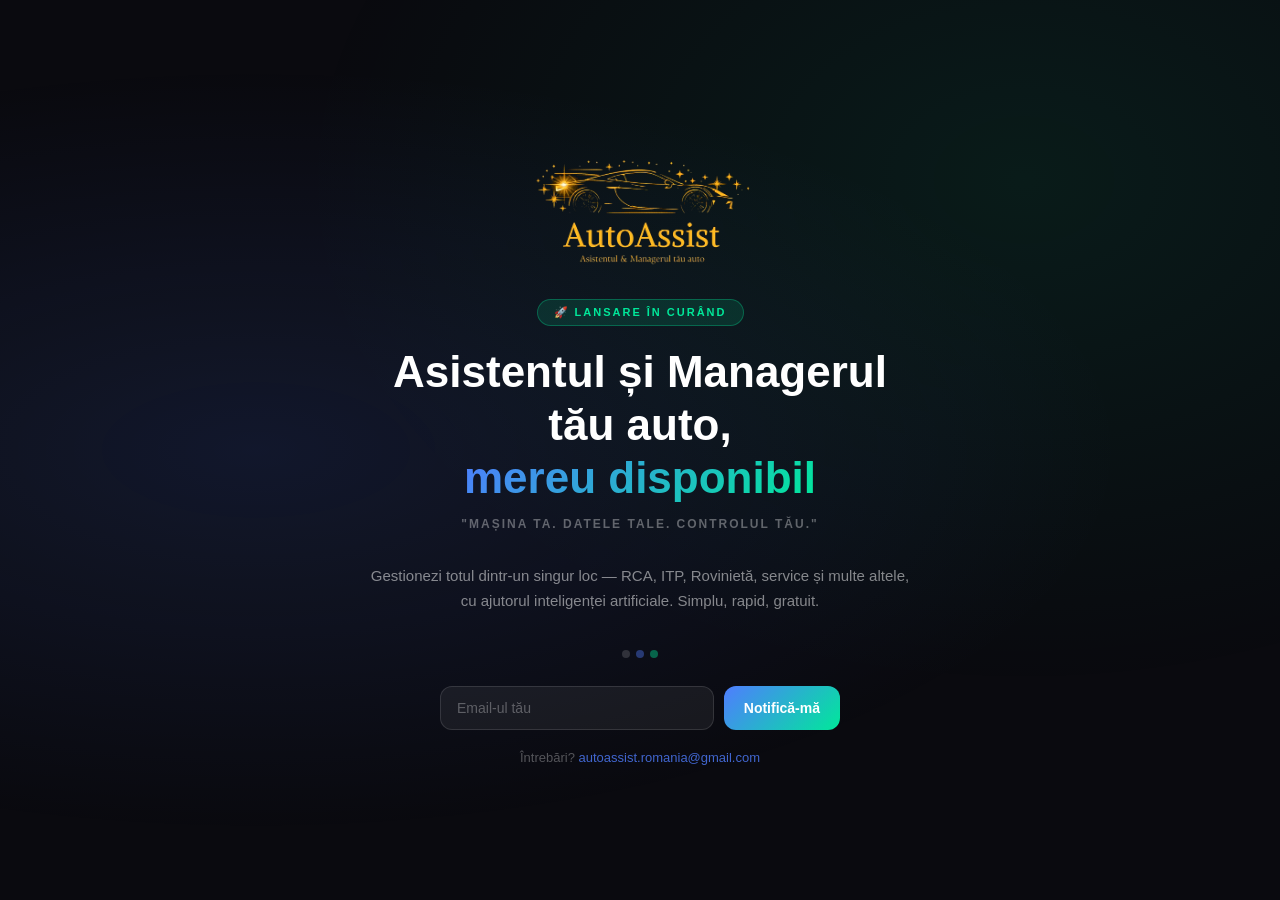
<file: coming-soon-1.html>
<!DOCTYPE html>
<html lang="ro">
<head>
  <meta charset="UTF-8">
  <meta name="viewport" content="width=device-width, initial-scale=1.0">
  <title>AutoAssist — Lansare în curând</title>
  <meta name="description" content="AutoAssist — Asistentul și Managerul tău auto. Lansare în curând.">
  <style>
    * { margin: 0; padding: 0; box-sizing: border-box; }
    body {
      min-height: 100vh;
      background: #0a0a0f;
      color: #fff;
      font-family: -apple-system, BlinkMacSystemFont, 'Segoe UI', sans-serif;
      display: flex;
      align-items: center;
      justify-content: center;
      text-align: center;
      padding: 24px;
    }
    .bg {
      position: fixed;
      inset: 0;
      background: 
        radial-gradient(ellipse at 20% 50%, rgba(79,125,255,0.12) 0%, transparent 60%),
        radial-gradient(ellipse at 80% 20%, rgba(0,232,154,0.08) 0%, transparent 50%);
      z-index: 0;
    }
    .content { position: relative; z-index: 1; max-width: 560px; width: 100%; }
    .logo-wrap { margin-bottom: 20px; }
    .logo-wrap img { 
      width: 100%; max-width: 320px; height: auto;
      object-fit: cover; object-position: center; max-height: 140px;
    }
    .badge {
      display: inline-block;
      background: rgba(0,232,154,0.12);
      border: 1px solid rgba(0,232,154,0.3);
      color: #00e89a;
      font-size: 11px;
      font-weight: 700;
      letter-spacing: 2px;
      text-transform: uppercase;
      padding: 6px 16px;
      border-radius: 20px;
      margin-bottom: 20px;
    }
    h1 {
      font-size: clamp(26px, 5vw, 44px);
      font-weight: 800;
      line-height: 1.2;
      margin-bottom: 12px;
      color: #fff;
    }
    h1 span {
      background: linear-gradient(135deg, #4f7dff, #00e89a);
      -webkit-background-clip: text;
      -webkit-text-fill-color: transparent;
    }
    .citat {
      font-size: 12px;
      letter-spacing: 2px;
      text-transform: uppercase;
      color: rgba(255,255,255,0.35);
      font-weight: 600;
      margin-bottom: 32px;
    }
    .desc {
      font-size: 15px;
      color: rgba(255,255,255,0.5);
      line-height: 1.7;
      margin-bottom: 36px;
    }
    .dots { display: flex; gap: 6px; justify-content: center; margin-bottom: 28px; }
    .dot {
      width: 8px; height: 8px; border-radius: 50%;
      background: rgba(255,255,255,0.15);
      animation: pulse 1.5s ease-in-out infinite;
    }
    .dot:nth-child(2) { animation-delay: 0.3s; background: rgba(79,125,255,0.4); }
    .dot:nth-child(3) { animation-delay: 0.6s; background: rgba(0,232,154,0.4); }
    @keyframes pulse {
      0%, 100% { transform: scale(1); opacity: 0.5; }
      50% { transform: scale(1.3); opacity: 1; }
    }
    .notify-form {
      display: flex;
      gap: 10px;
      max-width: 400px;
      margin: 0 auto 20px;
    }
    .notify-form input {
      flex: 1;
      background: rgba(255,255,255,0.06);
      border: 1px solid rgba(255,255,255,0.12);
      border-radius: 12px;
      padding: 13px 16px;
      color: #fff;
      font-size: 14px;
      outline: none;
    }
    .notify-form input::placeholder { color: rgba(255,255,255,0.3); }
    .notify-form button {
      background: linear-gradient(135deg, #4f7dff, #00e89a);
      border: none;
      border-radius: 12px;
      padding: 13px 20px;
      color: #fff;
      font-size: 14px;
      font-weight: 700;
      cursor: pointer;
    }
    .contact { font-size: 13px; color: rgba(255,255,255,0.3); }
    .contact a { color: rgba(79,125,255,0.8); text-decoration: none; }
  </style>
</head>
<body>
  <div class="bg"></div>
  <div class="content">
    <div class="logo-wrap">
      <img src="logo2.png" alt="AutoAssist" onerror="this.style.display='none'">
    </div>
    <div class="badge">🚀 Lansare în curând</div>
    <h1>Asistentul și Managerul<br>tău auto,<br><span>mereu disponibil</span></h1>
    <div class="citat">"Mașina ta. Datele tale. Controlul tău."</div>
    <div class="desc">
      Gestionezi totul dintr-un singur loc — RCA, ITP, Rovinietă, service și multe altele,<br>
      cu ajutorul inteligenței artificiale. Simplu, rapid, gratuit.
    </div>
    <div class="dots">
      <div class="dot"></div>
      <div class="dot"></div>
      <div class="dot"></div>
    </div>
    <div class="notify-form">
      <input type="email" placeholder="Email-ul tău" id="email-input">
      <button onclick="notify()">Notifică-mă</button>
    </div>
    <div class="contact">
      Întrebări? <a href="mailto:autoassist.romania@gmail.com">autoassist.romania@gmail.com</a>
    </div>
  </div>
  <script>
    const params = new URLSearchParams(window.location.search);
    if (params.get('preview') === 'cata2026') {
      document.cookie = 'aa_preview=cata2026; max-age=604800; path=/';
      window.location.href = '/app.html';
    }
    function notify() {
      const email = document.getElementById('email-input').value;
      if (!email || !email.includes('@')) return;
      document.querySelector('.notify-form').innerHTML = 
        '<div style="color:#00e89a;font-weight:600;font-size:15px">✅ Te vom notifica la lansare!</div>';
    }
  </script>
</body>
</html>
</file>
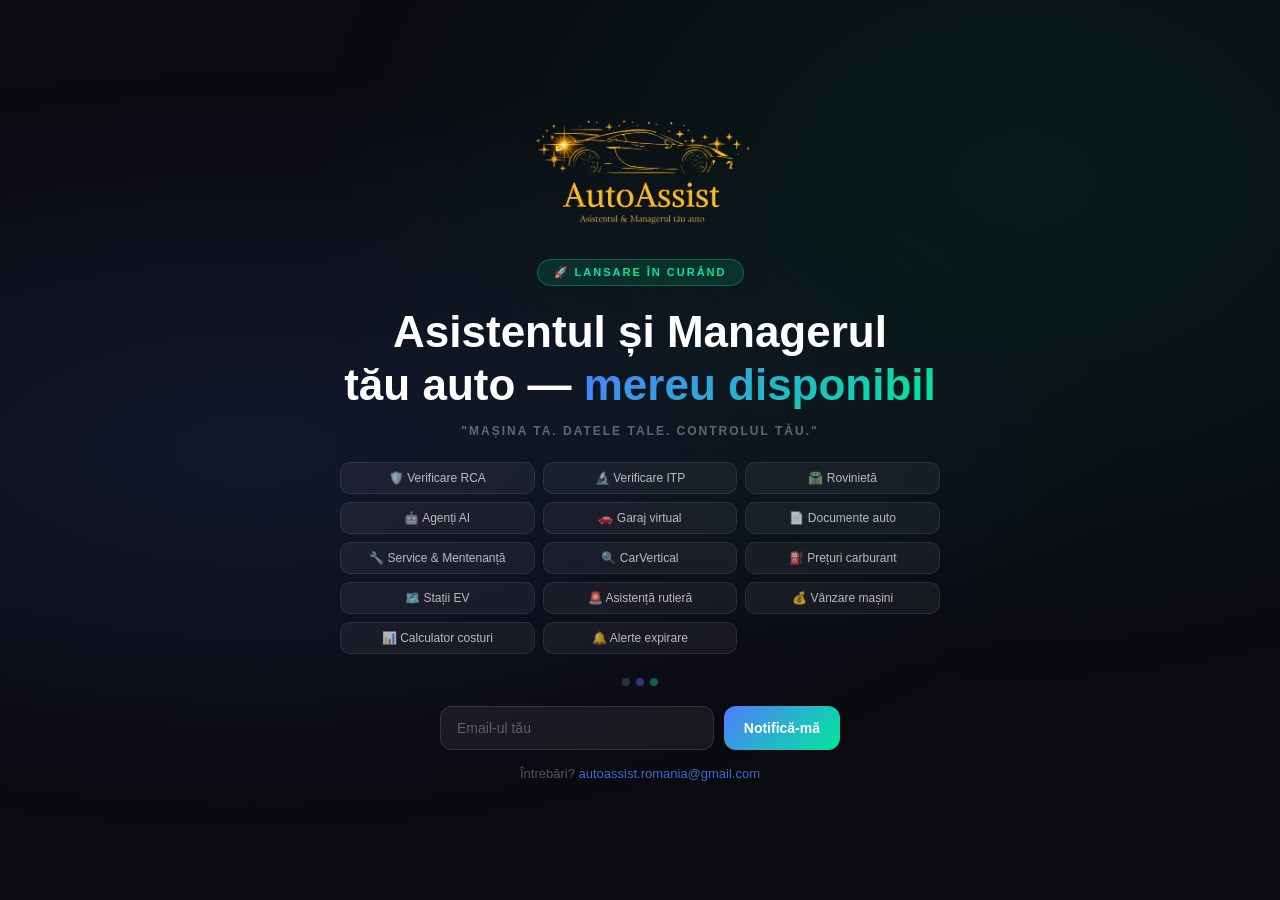
<file: coming-soon.html>
<!DOCTYPE html>
<html lang="ro">
<head>
  <meta charset="UTF-8">
  <meta name="viewport" content="width=device-width, initial-scale=1.0">
  <title>AutoAssist — Lansare în curând</title>
  <meta name="description" content="AutoAssist — Asistentul și Managerul tău auto. Lansare în curând.">
  <style>
    * { margin: 0; padding: 0; box-sizing: border-box; }
    body {
      min-height: 100vh;
      background: #0a0a0f;
      color: #fff;
      font-family: -apple-system, BlinkMacSystemFont, 'Segoe UI', sans-serif;
      display: flex;
      flex-direction: column;
      align-items: center;
      justify-content: flex-start;
      text-align: center;
      padding: 24px;
    }
    .bg {
      position: fixed;
      inset: 0;
      background: 
        radial-gradient(ellipse at 20% 50%, rgba(79,125,255,0.12) 0%, transparent 60%),
        radial-gradient(ellipse at 80% 20%, rgba(0,232,154,0.08) 0%, transparent 50%);
      z-index: 0;
    }
    .content { position: relative; z-index: 1; max-width: 600px; width: 100%; margin: auto; }
    .logo-wrap { margin-bottom: 20px; }
    .logo-wrap img { 
      width: 100%; 
      max-width: 320px; 
      height: auto;
      object-fit: cover;
      object-position: center;
      max-height: 140px;
    }
    .badge {
      display: inline-block;
      background: rgba(0,232,154,0.12);
      border: 1px solid rgba(0,232,154,0.3);
      color: #00e89a;
      font-size: 11px;
      font-weight: 700;
      letter-spacing: 2px;
      text-transform: uppercase;
      padding: 6px 16px;
      border-radius: 20px;
      margin-bottom: 20px;
    }
    h1 {
      font-size: clamp(26px, 5vw, 44px);
      font-weight: 800;
      line-height: 1.2;
      margin-bottom: 12px;
      color: #fff;
    }
    h1 span {
      background: linear-gradient(135deg, #4f7dff, #00e89a);
      -webkit-background-clip: text;
      -webkit-text-fill-color: transparent;
    }
    .citat {
      font-size: 12px;
      letter-spacing: 2px;
      text-transform: uppercase;
      color: rgba(255,255,255,0.35);
      font-weight: 600;
      margin-bottom: 24px;
    }
    .features {
      display: grid;
      grid-template-columns: repeat(3, 1fr);
      gap: 8px;
      margin-bottom: 24px;
    }
    .feature {
      background: rgba(255,255,255,0.05);
      border: 1px solid rgba(255,255,255,0.08);
      border-radius: 10px;
      padding: 8px 10px;
      font-size: 12px;
      color: rgba(255,255,255,0.7);
      font-weight: 500;
    }
    .notify-form {
      display: flex;
      gap: 10px;
      max-width: 400px;
      margin: 0 auto 16px;
    }
    .notify-form input {
      flex: 1;
      background: rgba(255,255,255,0.06);
      border: 1px solid rgba(255,255,255,0.12);
      border-radius: 12px;
      padding: 13px 16px;
      color: #fff;
      font-size: 14px;
      outline: none;
    }
    .notify-form input::placeholder { color: rgba(255,255,255,0.3); }
    .notify-form button {
      background: linear-gradient(135deg, #4f7dff, #00e89a);
      border: none;
      border-radius: 12px;
      padding: 13px 20px;
      color: #fff;
      font-size: 14px;
      font-weight: 700;
      cursor: pointer;
    }
    .contact { font-size: 13px; color: rgba(255,255,255,0.3); margin-bottom: 24px; }
    .contact a { color: rgba(79,125,255,0.8); text-decoration: none; }
    .dots { display: flex; gap: 6px; justify-content: center; margin-bottom: 20px; }
    .dot {
      width: 8px; height: 8px; border-radius: 50%;
      background: rgba(255,255,255,0.15);
      animation: pulse 1.5s ease-in-out infinite;
    }
    .dot:nth-child(2) { animation-delay: 0.3s; background: rgba(79,125,255,0.4); }
    .dot:nth-child(3) { animation-delay: 0.6s; background: rgba(0,232,154,0.4); }
    @keyframes pulse {
      0%, 100% { transform: scale(1); opacity: 0.5; }
      50% { transform: scale(1.3); opacity: 1; }
    }
  </style>
</head>
<body>
  <div class="bg"></div>
  <div class="content">
    <div class="logo-wrap">
      <img src="logo2.png" alt="AutoAssist" onerror="this.style.display='none'">
    </div>
    <div class="badge">🚀 Lansare în curând</div>
    <h1>Asistentul și Managerul<br>tău auto — <span>mereu disponibil</span></h1>
    <div class="citat">"Mașina ta. Datele tale. Controlul tău."</div>
    <div class="features">
      <div class="feature">🛡️ Verificare RCA</div>
      <div class="feature">🔬 Verificare ITP</div>
      <div class="feature">🛣️ Rovinietă</div>
      <div class="feature">🤖 Agenți AI</div>
      <div class="feature">🚗 Garaj virtual</div>
      <div class="feature">📄 Documente auto</div>
      <div class="feature">🔧 Service & Mentenanță</div>
      <div class="feature">🔍 CarVertical</div>
      <div class="feature">⛽ Prețuri carburant</div>
      <div class="feature">🗺️ Stații EV</div>
      <div class="feature">🚨 Asistență rutieră</div>
      <div class="feature">💰 Vânzare mașini</div>
      <div class="feature">📊 Calculator costuri</div>
      <div class="feature">🔔 Alerte expirare</div>
    </div>
    <div class="dots">
      <div class="dot"></div>
      <div class="dot"></div>
      <div class="dot"></div>
    </div>
    <div class="notify-form">
      <input type="email" placeholder="Email-ul tău" id="email-input">
      <button onclick="notify()">Notifică-mă</button>
    </div>
    <div class="contact">
      Întrebări? <a href="mailto:autoassist.romania@gmail.com">autoassist.romania@gmail.com</a>
    </div>
  </div>
  <script>
    const params = new URLSearchParams(window.location.search);
    if (params.get('preview') === 'cata2026') {
      document.cookie = 'aa_preview=cata2026; max-age=604800; path=/';
      window.location.href = '/app.html';
    }
    function notify() {
      const email = document.getElementById('email-input').value;
      if (!email || !email.includes('@')) return;
      document.querySelector('.notify-form').innerHTML = 
        '<div style="color:#00e89a;font-weight:600;font-size:15px">✅ Te vom notifica la lansare!</div>';
    }
  </script>
</body>
</html>
</file>
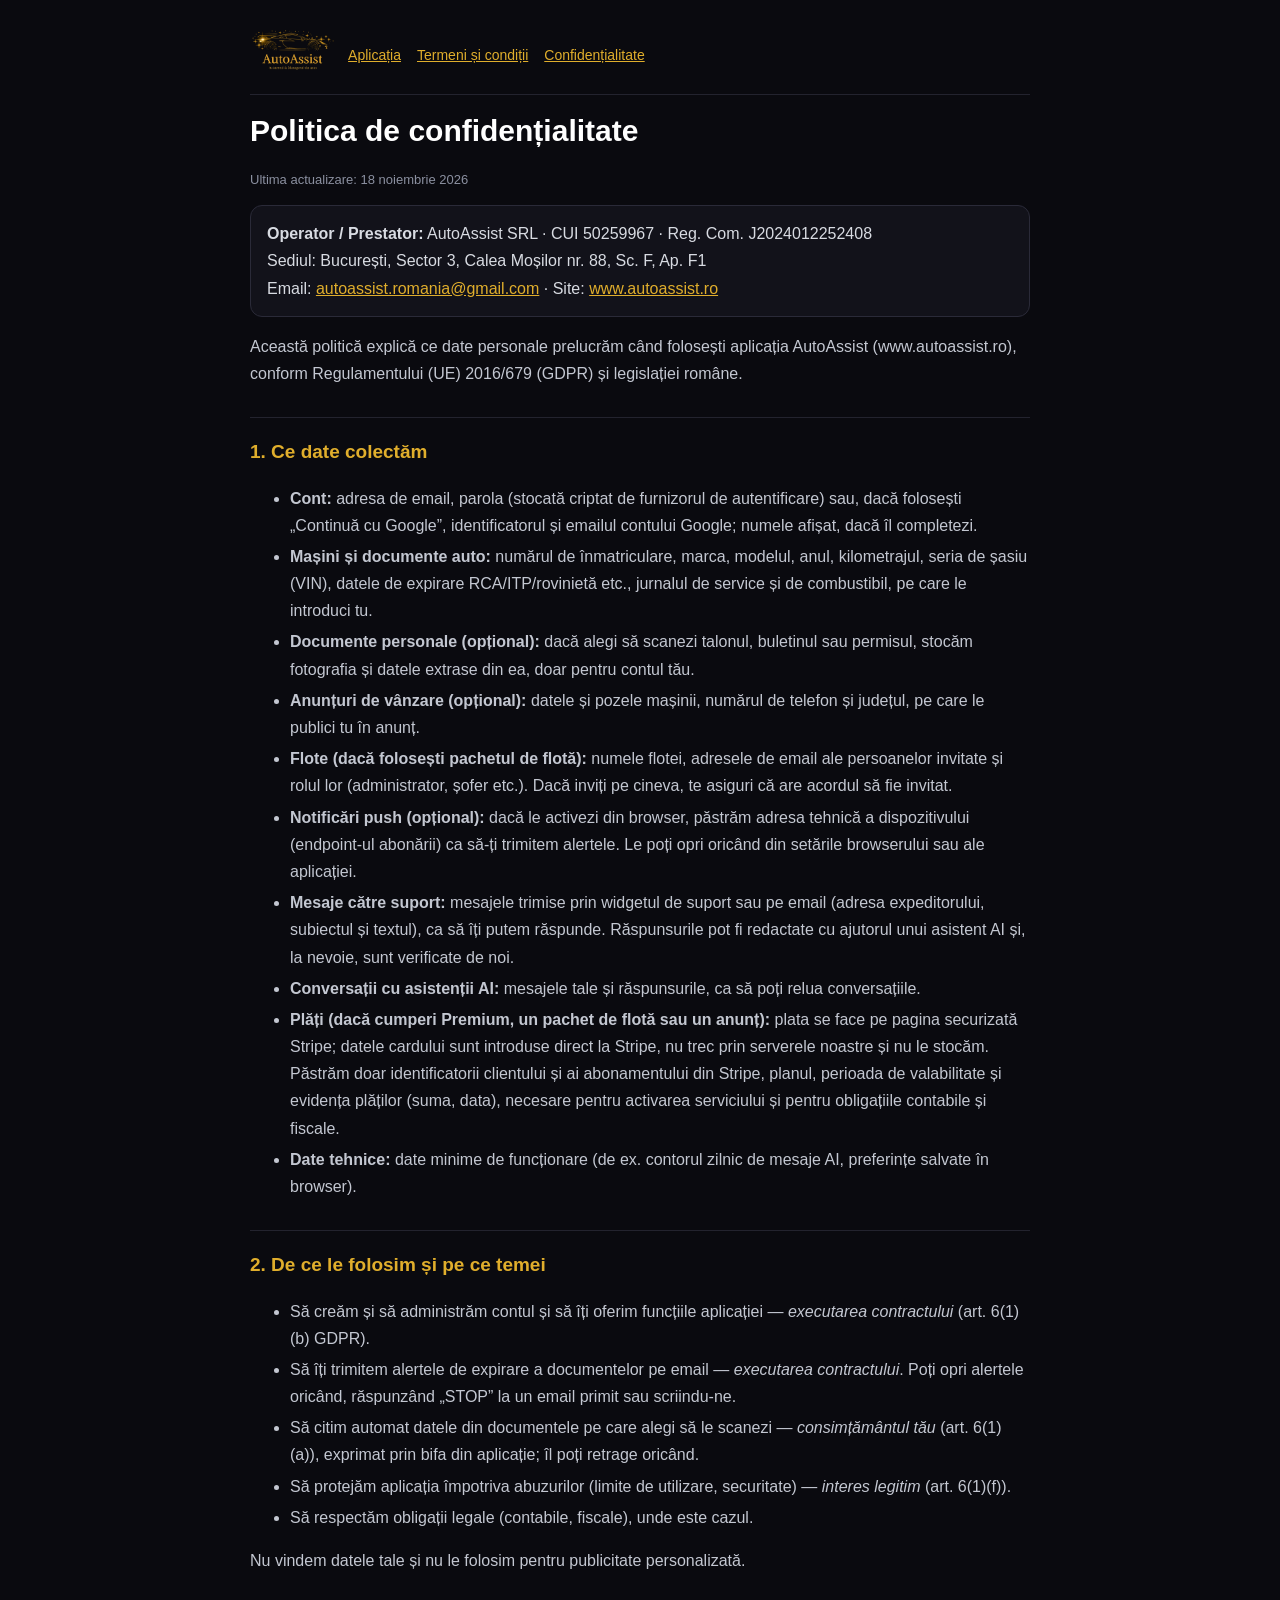
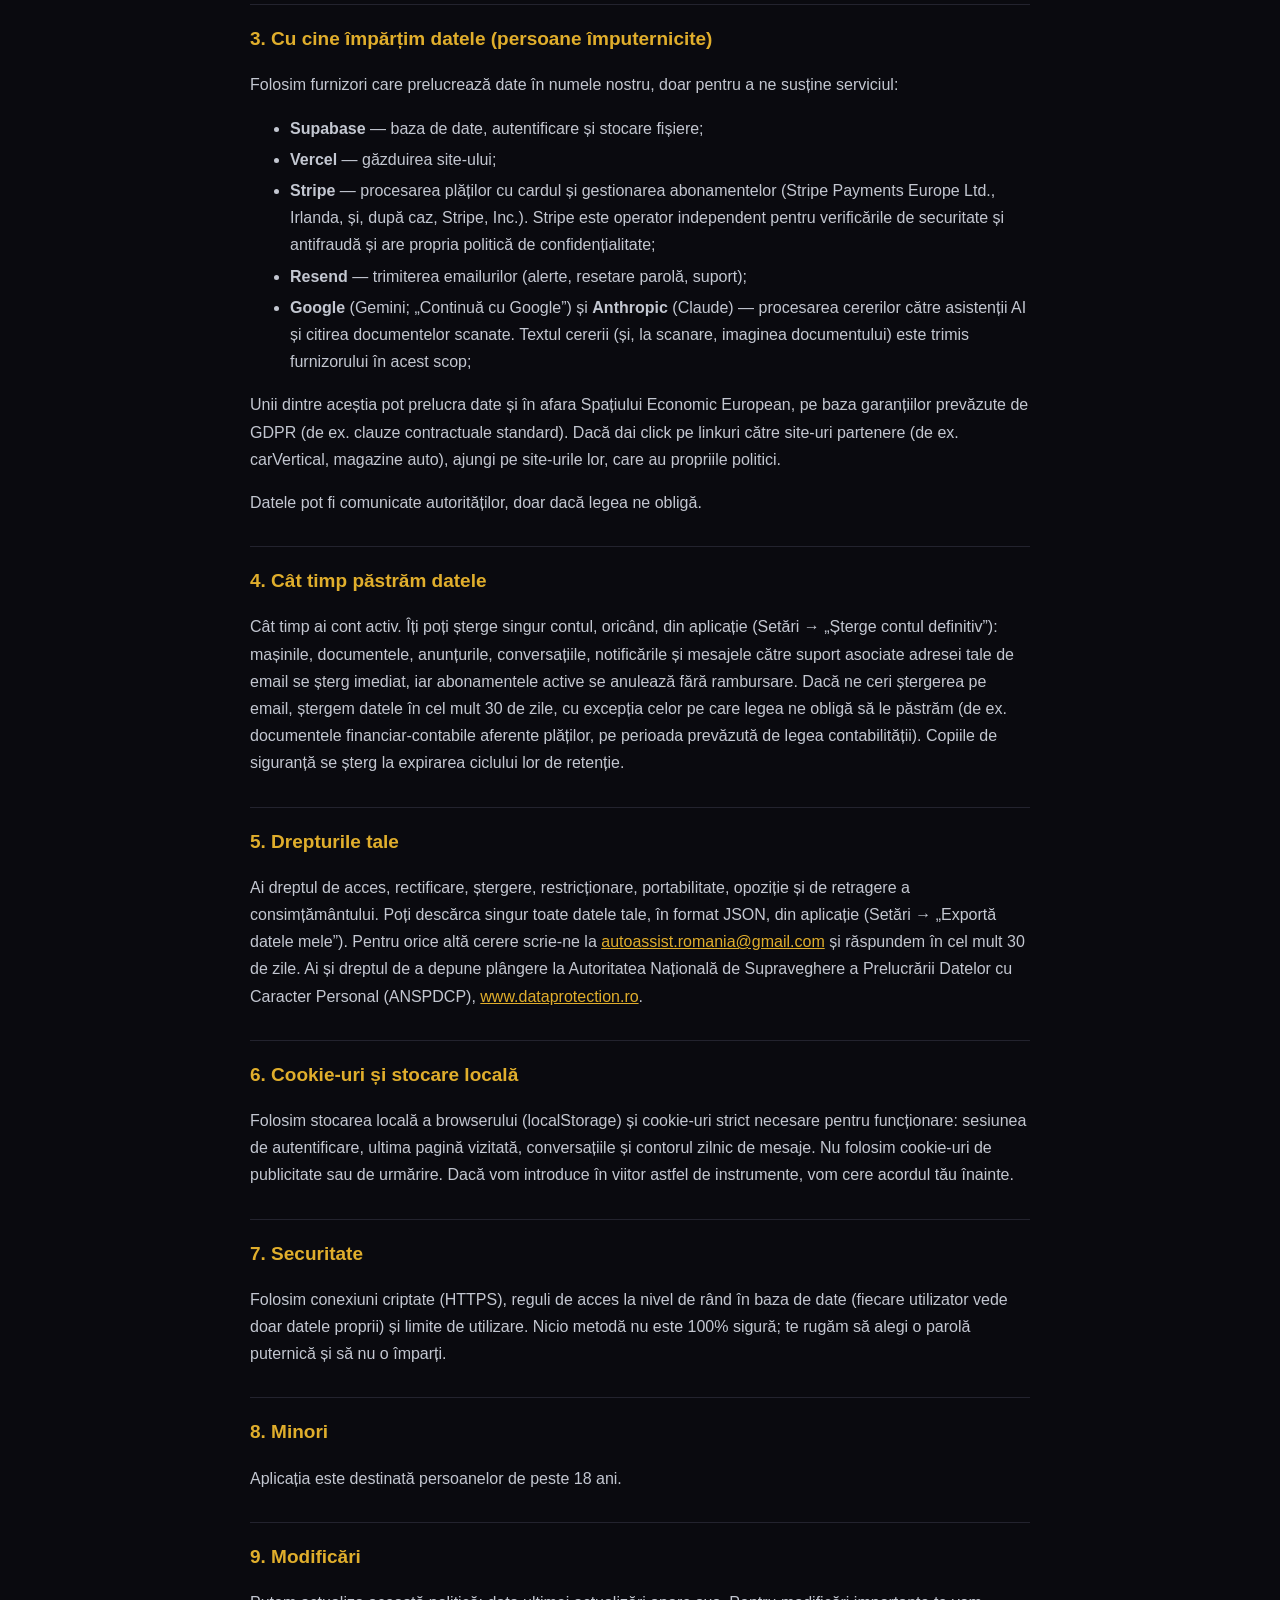
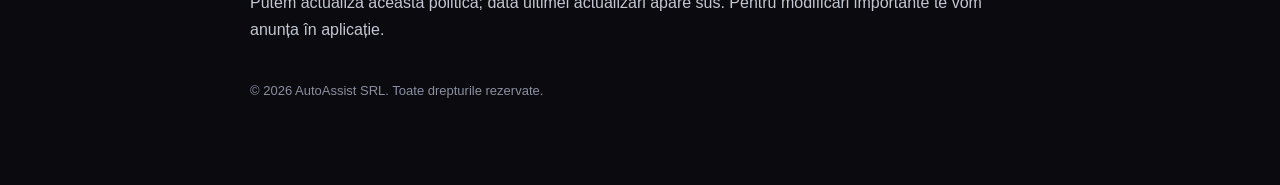
<file: politica-confidentialitate.html>
<!DOCTYPE html><html lang="ro"><head><meta charset="UTF-8"><meta name="viewport" content="width=device-width,initial-scale=1">
<title>Politica de confidențialitate — AutoAssist</title><meta name="description" content="Cum prelucrează AutoAssist datele personale ale utilizatorilor: ce colectăm, de ce, cât timp și ce drepturi ai."><link rel="icon" href="/icon-32.png"><style>
:root{--g:#c8960c}*{box-sizing:border-box}body{margin:0;background:#0a0a0f;color:#d8dbe2;font:16px/1.7 -apple-system,Segoe UI,Roboto,Arial,sans-serif}
.w{max-width:820px;margin:0 auto;padding:28px 20px 70px}a{color:#e0ae2c}h1{color:#fff;font-size:30px;margin:10px 0 4px}
h2{color:#e0ae2c;font-size:19px;margin:30px 0 8px;border-top:1px solid #23232e;padding-top:18px}p,li{color:#c3c7d1}li{margin:4px 0}
.top{display:flex;align-items:center;gap:12px;border-bottom:1px solid #23232e;padding-bottom:14px;margin-bottom:10px}.top img{height:44px}
.sm{font-size:13px;color:#8b90a0}.box{background:#12121a;border:1px solid #2a2a38;border-radius:12px;padding:14px 16px;margin:14px 0}
nav a{margin-right:16px;font-size:14px}</style></head><body><div class="w">
<div class="top"><a href="/"><img src="/logo1.png" alt="AutoAssist"></a><nav><a href="/">Aplicația</a><a href="/termeni-si-conditii.html">Termeni și condiții</a><a href="/politica-confidentialitate.html">Confidențialitate</a></nav></div>
<h1>Politica de confidențialitate</h1><p class="sm">Ultima actualizare: 18 noiembrie 2026</p><div class="box"><b>Operator / Prestator:</b> AutoAssist SRL · CUI 50259967 · Reg. Com. J2024012252408<br>
Sediul: București, Sector 3, Calea Moșilor nr. 88, Sc. F, Ap. F1<br>Email: <a href="mailto:autoassist.romania@gmail.com">autoassist.romania@gmail.com</a> · Site: <a href="https://www.autoassist.ro">www.autoassist.ro</a></div>
<p>Această politică explică ce date personale prelucrăm când folosești aplicația AutoAssist (www.autoassist.ro), conform Regulamentului (UE) 2016/679 (GDPR) și legislației române.</p>

<h2>1. Ce date colectăm</h2>
<ul>
<li><b>Cont:</b> adresa de email, parola (stocată criptat de furnizorul de autentificare) sau, dacă folosești „Continuă cu Google”, identificatorul și emailul contului Google; numele afișat, dacă îl completezi.</li>
<li><b>Mașini și documente auto:</b> numărul de înmatriculare, marca, modelul, anul, kilometrajul, seria de șasiu (VIN), datele de expirare RCA/ITP/rovinietă etc., jurnalul de service și de combustibil, pe care le introduci tu.</li>
<li><b>Documente personale (opțional):</b> dacă alegi să scanezi talonul, buletinul sau permisul, stocăm fotografia și datele extrase din ea, doar pentru contul tău.</li>
<li><b>Anunțuri de vânzare (opțional):</b> datele și pozele mașinii, numărul de telefon și județul, pe care le publici tu în anunț.</li>
<li><b>Flote (dacă folosești pachetul de flotă):</b> numele flotei, adresele de email ale persoanelor invitate și rolul lor (administrator, șofer etc.). Dacă inviți pe cineva, te asiguri că are acordul să fie invitat.</li>
<li><b>Notificări push (opțional):</b> dacă le activezi din browser, păstrăm adresa tehnică a dispozitivului (endpoint-ul abonării) ca să-ți trimitem alertele. Le poți opri oricând din setările browserului sau ale aplicației.</li>
<li><b>Mesaje către suport:</b> mesajele trimise prin widgetul de suport sau pe email (adresa expeditorului, subiectul și textul), ca să îți putem răspunde. Răspunsurile pot fi redactate cu ajutorul unui asistent AI și, la nevoie, sunt verificate de noi.</li>
<li><b>Conversații cu asistenții AI:</b> mesajele tale și răspunsurile, ca să poți relua conversațiile.</li>
<li><b>Plăți (dacă cumperi Premium, un pachet de flotă sau un anunț):</b> plata se face pe pagina securizată Stripe; datele cardului sunt introduse direct la Stripe, nu trec prin serverele noastre și nu le stocăm. Păstrăm doar identificatorii clientului și ai abonamentului din Stripe, planul, perioada de valabilitate și evidența plăților (suma, data), necesare pentru activarea serviciului și pentru obligațiile contabile și fiscale.</li>
<li><b>Date tehnice:</b> date minime de funcționare (de ex. contorul zilnic de mesaje AI, preferințe salvate în browser).</li>
</ul>

<h2>2. De ce le folosim și pe ce temei</h2>
<ul>
<li>Să creăm și să administrăm contul și să îți oferim funcțiile aplicației — <i>executarea contractului</i> (art. 6(1)(b) GDPR).</li>
<li>Să îți trimitem alertele de expirare a documentelor pe email — <i>executarea contractului</i>. Poți opri alertele oricând, răspunzând „STOP” la un email primit sau scriindu-ne.</li>
<li>Să citim automat datele din documentele pe care alegi să le scanezi — <i>consimțământul tău</i> (art. 6(1)(a)), exprimat prin bifa din aplicație; îl poți retrage oricând.</li>
<li>Să protejăm aplicația împotriva abuzurilor (limite de utilizare, securitate) — <i>interes legitim</i> (art. 6(1)(f)).</li>
<li>Să respectăm obligații legale (contabile, fiscale), unde este cazul.</li>
</ul>
<p>Nu vindem datele tale și nu le folosim pentru publicitate personalizată.</p>

<h2>3. Cu cine împărțim datele (persoane împuternicite)</h2>
<p>Folosim furnizori care prelucrează date în numele nostru, doar pentru a ne susține serviciul:</p>
<ul>
<li><b>Supabase</b> — baza de date, autentificare și stocare fișiere;</li>
<li><b>Vercel</b> — găzduirea site-ului;</li>
<li><b>Stripe</b> — procesarea plăților cu cardul și gestionarea abonamentelor (Stripe Payments Europe Ltd., Irlanda, și, după caz, Stripe, Inc.). Stripe este operator independent pentru verificările de securitate și antifraudă și are propria politică de confidențialitate;</li>
<li><b>Resend</b> — trimiterea emailurilor (alerte, resetare parolă, suport);</li>
<li><b>Google</b> (Gemini; „Continuă cu Google”) și <b>Anthropic</b> (Claude) — procesarea cererilor către asistenții AI și citirea documentelor scanate. Textul cererii (și, la scanare, imaginea documentului) este trimis furnizorului în acest scop;</li>
</ul>
<p>Unii dintre aceștia pot prelucra date și în afara Spațiului Economic European, pe baza garanțiilor prevăzute de GDPR (de ex. clauze contractuale standard). Dacă dai click pe linkuri către site-uri partenere (de ex. carVertical, magazine auto), ajungi pe site-urile lor, care au propriile politici.</p>
<p>Datele pot fi comunicate autorităților, doar dacă legea ne obligă.</p>

<h2>4. Cât timp păstrăm datele</h2>
<p>Cât timp ai cont activ. Îți poți șterge singur contul, oricând, din aplicație (Setări → „Șterge contul definitiv”): mașinile, documentele, anunțurile, conversațiile, notificările și mesajele către suport asociate adresei tale de email se șterg imediat, iar abonamentele active se anulează fără rambursare. Dacă ne ceri ștergerea pe email, ștergem datele în cel mult 30 de zile, cu excepția celor pe care legea ne obligă să le păstrăm (de ex. documentele financiar-contabile aferente plăților, pe perioada prevăzută de legea contabilității). Copiile de siguranță se șterg la expirarea ciclului lor de retenție.</p>

<h2>5. Drepturile tale</h2>
<p>Ai dreptul de acces, rectificare, ștergere, restricționare, portabilitate, opoziție și de retragere a consimțământului. Poți descărca singur toate datele tale, în format JSON, din aplicație (Setări → „Exportă datele mele”). Pentru orice altă cerere scrie-ne la <a href="mailto:autoassist.romania@gmail.com">autoassist.romania@gmail.com</a> și răspundem în cel mult 30 de zile. Ai și dreptul de a depune plângere la Autoritatea Națională de Supraveghere a Prelucrării Datelor cu Caracter Personal (ANSPDCP), <a href="https://www.dataprotection.ro" rel="noopener">www.dataprotection.ro</a>.</p>

<h2>6. Cookie-uri și stocare locală</h2>
<p>Folosim stocarea locală a browserului (localStorage) și cookie-uri strict necesare pentru funcționare: sesiunea de autentificare, ultima pagină vizitată, conversațiile și contorul zilnic de mesaje. Nu folosim cookie-uri de publicitate sau de urmărire. Dacă vom introduce în viitor astfel de instrumente, vom cere acordul tău înainte.</p>

<h2>7. Securitate</h2>
<p>Folosim conexiuni criptate (HTTPS), reguli de acces la nivel de rând în baza de date (fiecare utilizator vede doar datele proprii) și limite de utilizare. Nicio metodă nu este 100% sigură; te rugăm să alegi o parolă puternică și să nu o împarți.</p>

<h2>8. Minori</h2>
<p>Aplicația este destinată persoanelor de peste 18 ani.</p>

<h2>9. Modificări</h2>
<p>Putem actualiza această politică; data ultimei actualizări apare sus. Pentru modificări importante te vom anunța în aplicație.</p>
<p class="sm" style="margin-top:36px">© 2026 AutoAssist SRL. Toate drepturile rezervate.</p></div></body></html>
</file>
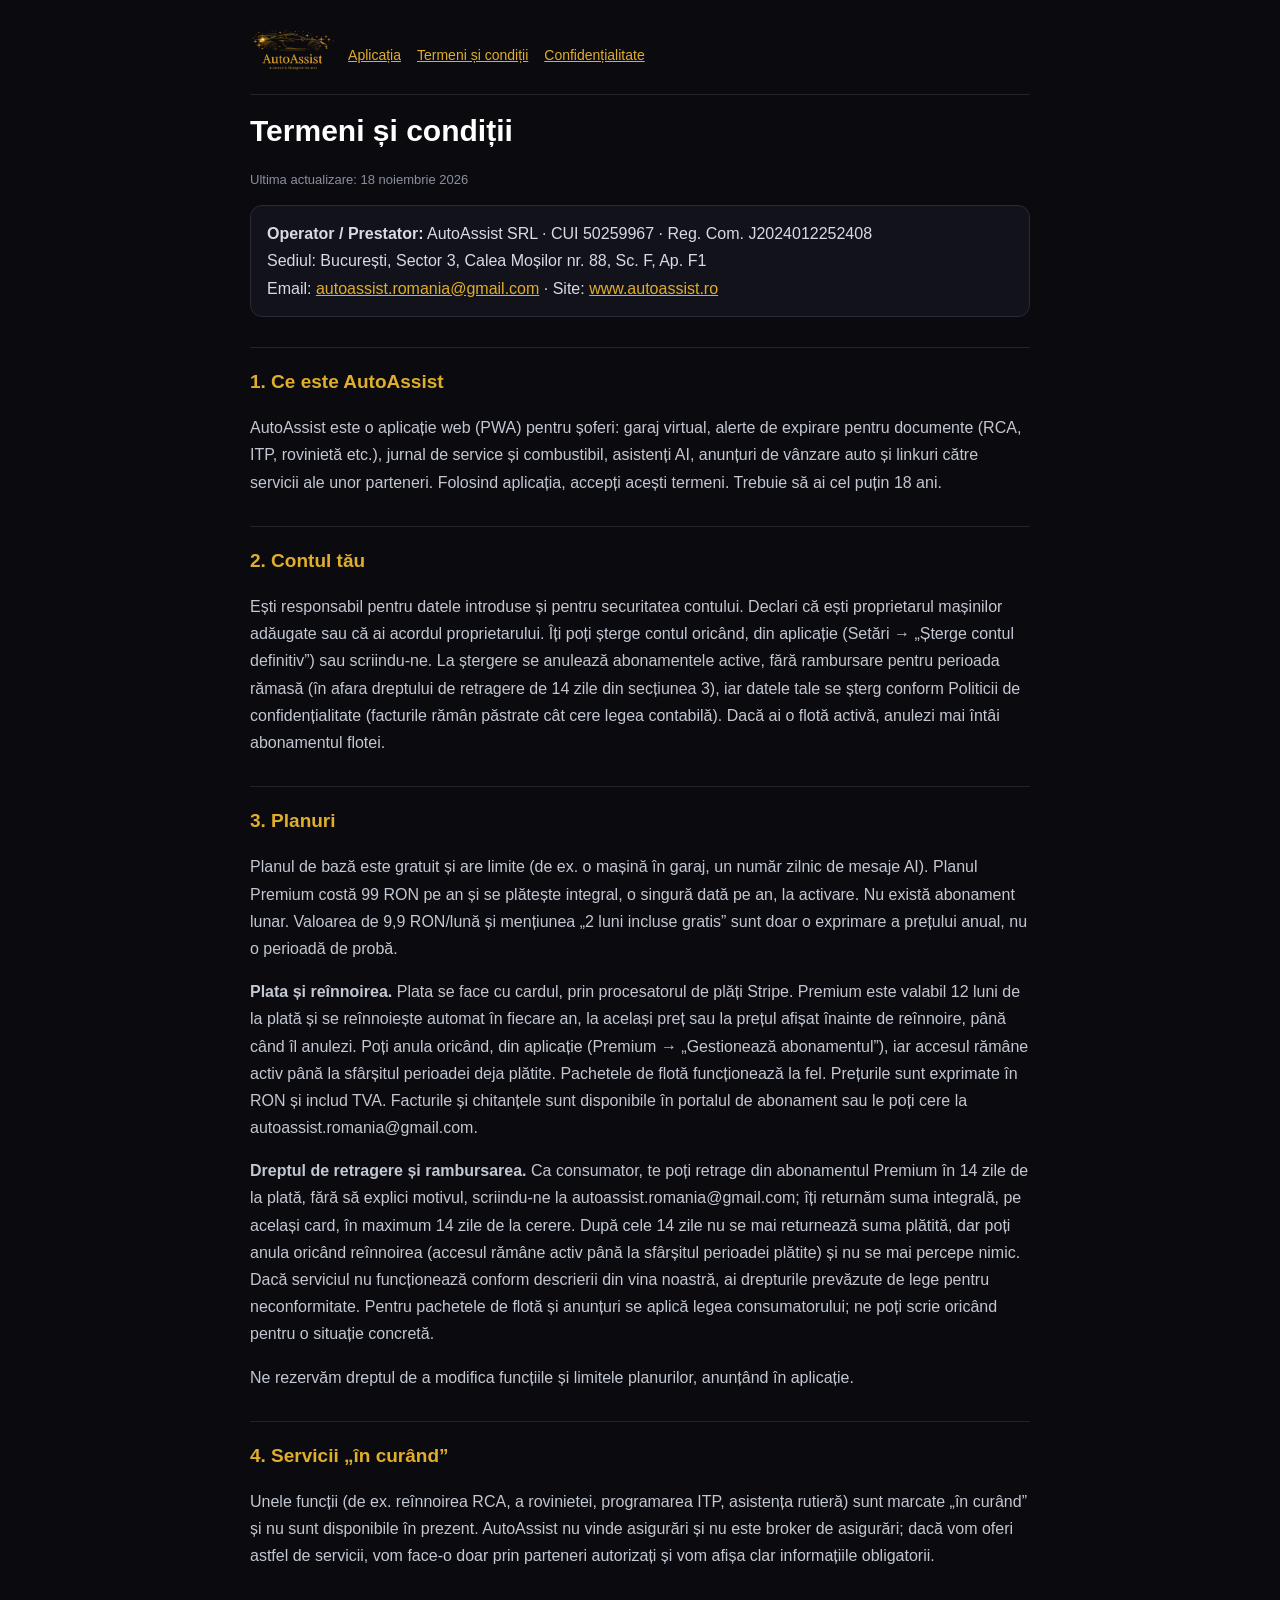
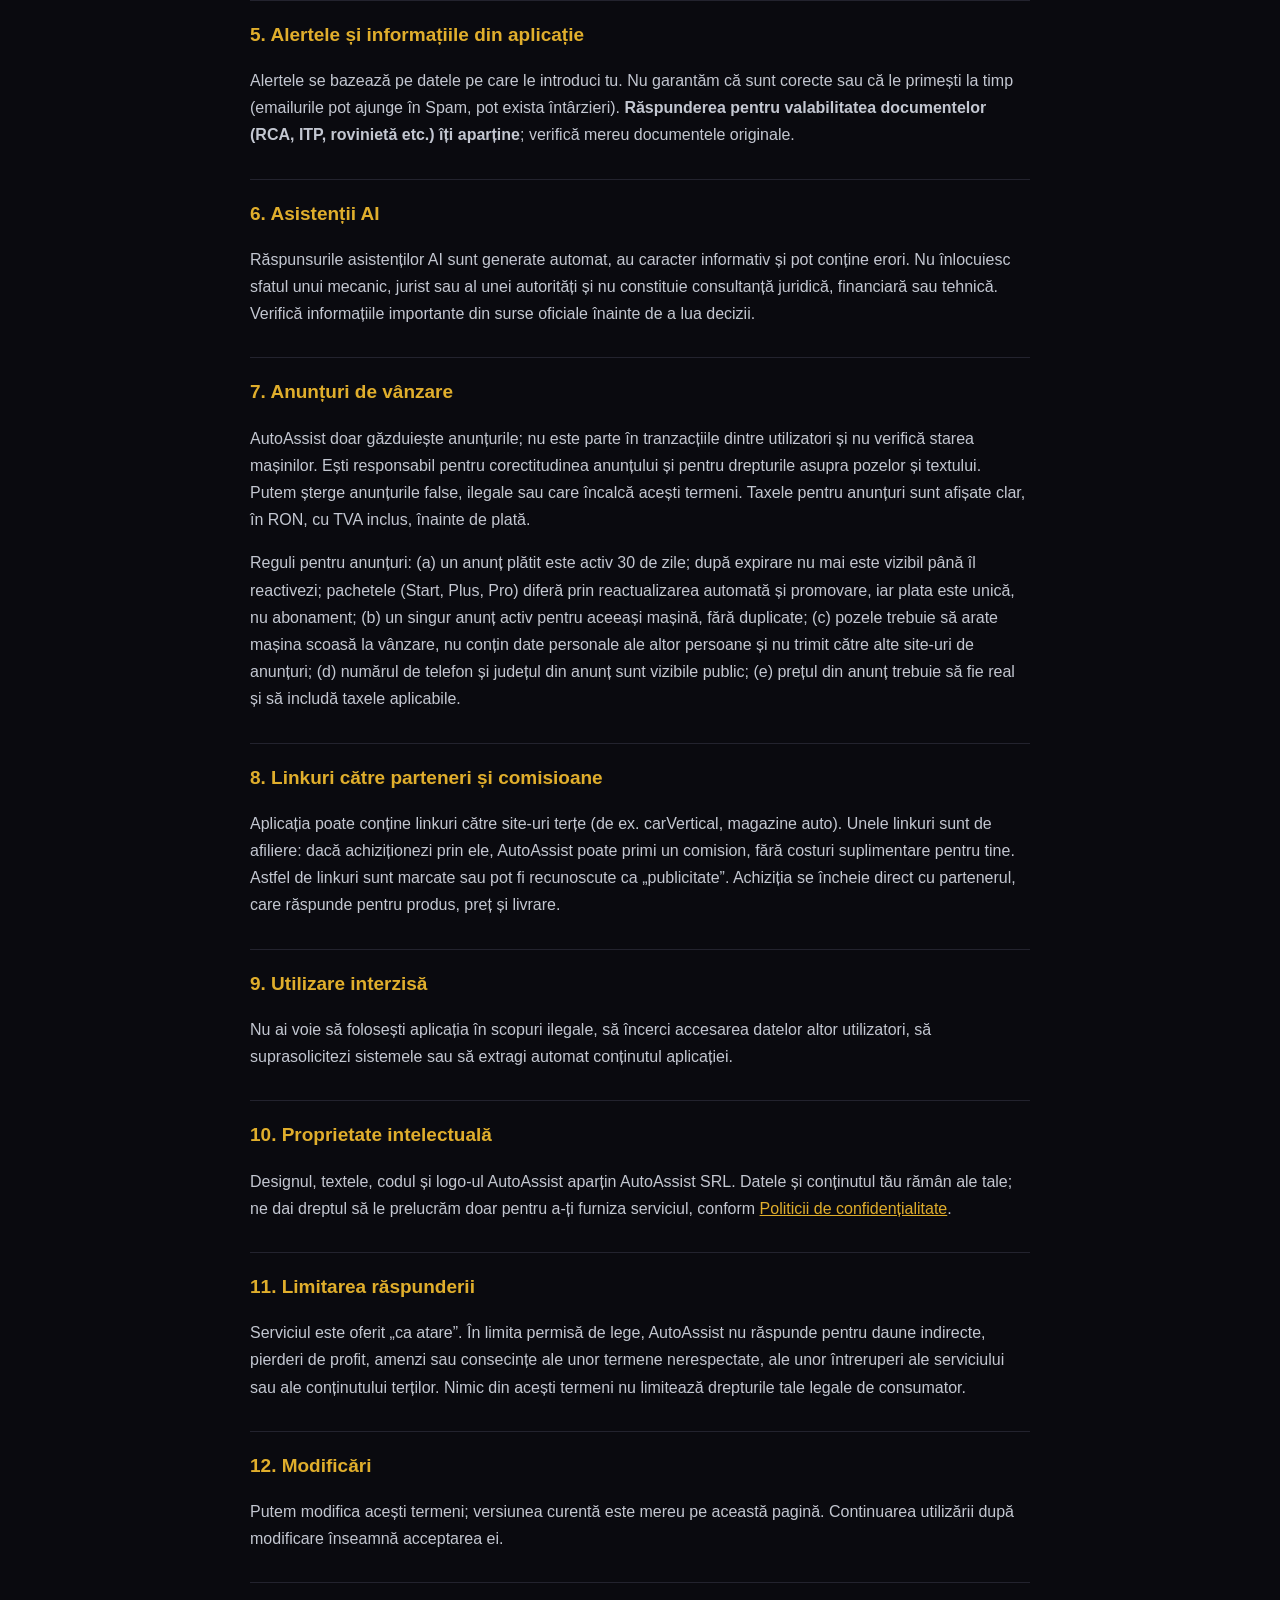
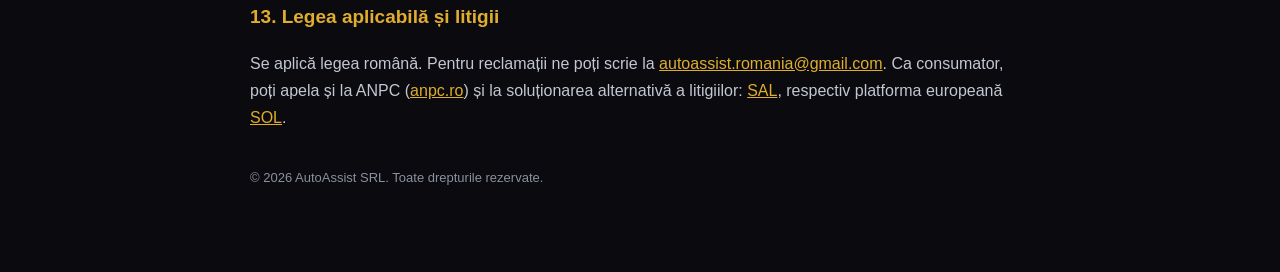
<file: termeni-si-conditii.html>
<!DOCTYPE html><html lang="ro"><head><meta charset="UTF-8"><meta name="viewport" content="width=device-width,initial-scale=1">
<title>Termeni și condiții — AutoAssist</title><meta name="description" content="Termenii și condițiile de utilizare a aplicației AutoAssist."><link rel="icon" href="/icon-32.png"><style>
:root{--g:#c8960c}*{box-sizing:border-box}body{margin:0;background:#0a0a0f;color:#d8dbe2;font:16px/1.7 -apple-system,Segoe UI,Roboto,Arial,sans-serif}
.w{max-width:820px;margin:0 auto;padding:28px 20px 70px}a{color:#e0ae2c}h1{color:#fff;font-size:30px;margin:10px 0 4px}
h2{color:#e0ae2c;font-size:19px;margin:30px 0 8px;border-top:1px solid #23232e;padding-top:18px}p,li{color:#c3c7d1}li{margin:4px 0}
.top{display:flex;align-items:center;gap:12px;border-bottom:1px solid #23232e;padding-bottom:14px;margin-bottom:10px}.top img{height:44px}
.sm{font-size:13px;color:#8b90a0}.box{background:#12121a;border:1px solid #2a2a38;border-radius:12px;padding:14px 16px;margin:14px 0}
nav a{margin-right:16px;font-size:14px}</style></head><body><div class="w">
<div class="top"><a href="/"><img src="/logo1.png" alt="AutoAssist"></a><nav><a href="/">Aplicația</a><a href="/termeni-si-conditii.html">Termeni și condiții</a><a href="/politica-confidentialitate.html">Confidențialitate</a></nav></div>
<h1>Termeni și condiții</h1><p class="sm">Ultima actualizare: 18 noiembrie 2026</p><div class="box"><b>Operator / Prestator:</b> AutoAssist SRL · CUI 50259967 · Reg. Com. J2024012252408<br>
Sediul: București, Sector 3, Calea Moșilor nr. 88, Sc. F, Ap. F1<br>Email: <a href="mailto:autoassist.romania@gmail.com">autoassist.romania@gmail.com</a> · Site: <a href="https://www.autoassist.ro">www.autoassist.ro</a></div>
<h2>1. Ce este AutoAssist</h2>
<p>AutoAssist este o aplicație web (PWA) pentru șoferi: garaj virtual, alerte de expirare pentru documente (RCA, ITP, rovinietă etc.), jurnal de service și combustibil, asistenți AI, anunțuri de vânzare auto și linkuri către servicii ale unor parteneri. Folosind aplicația, accepți acești termeni. Trebuie să ai cel puțin 18 ani.</p>

<h2>2. Contul tău</h2>
<p>Ești responsabil pentru datele introduse și pentru securitatea contului. Declari că ești proprietarul mașinilor adăugate sau că ai acordul proprietarului. Îți poți șterge contul oricând, din aplicație (Setări → „Șterge contul definitiv”) sau scriindu-ne. La ștergere se anulează abonamentele active, fără rambursare pentru perioada rămasă (în afara dreptului de retragere de 14 zile din secțiunea 3), iar datele tale se șterg conform Politicii de confidențialitate (facturile rămân păstrate cât cere legea contabilă). Dacă ai o flotă activă, anulezi mai întâi abonamentul flotei.</p>

<h2>3. Planuri</h2>
<p>Planul de bază este gratuit și are limite (de ex. o mașină în garaj, un număr zilnic de mesaje AI). Planul Premium costă 99 RON pe an și se plătește integral, o singură dată pe an, la activare. Nu există abonament lunar. Valoarea de 9,9 RON/lună și mențiunea „2 luni incluse gratis” sunt doar o exprimare a prețului anual, nu o perioadă de probă.</p>
<p><b>Plata și reînnoirea.</b> Plata se face cu cardul, prin procesatorul de plăți Stripe. Premium este valabil 12 luni de la plată și se reînnoiește automat în fiecare an, la același preț sau la prețul afișat înainte de reînnoire, până când îl anulezi. Poți anula oricând, din aplicație (Premium → „Gestionează abonamentul”), iar accesul rămâne activ până la sfârșitul perioadei deja plătite. Pachetele de flotă funcționează la fel. Prețurile sunt exprimate în RON și includ TVA. Facturile și chitanțele sunt disponibile în portalul de abonament sau le poți cere la autoassist.romania@gmail.com.</p>
<p><b>Dreptul de retragere și rambursarea.</b> Ca consumator, te poți retrage din abonamentul Premium în 14 zile de la plată, fără să explici motivul, scriindu-ne la autoassist.romania@gmail.com; îți returnăm suma integrală, pe același card, în maximum 14 zile de la cerere. După cele 14 zile nu se mai returnează suma plătită, dar poți anula oricând reînnoirea (accesul rămâne activ până la sfârșitul perioadei plătite) și nu se mai percepe nimic. Dacă serviciul nu funcționează conform descrierii din vina noastră, ai drepturile prevăzute de lege pentru neconformitate. Pentru pachetele de flotă și anunțuri se aplică legea consumatorului; ne poți scrie oricând pentru o situație concretă.</p>
<p>Ne rezervăm dreptul de a modifica funcțiile și limitele planurilor, anunțând în aplicație.</p>

<h2>4. Servicii „în curând”</h2>
<p>Unele funcții (de ex. reînnoirea RCA, a rovinietei, programarea ITP, asistența rutieră) sunt marcate „în curând” și nu sunt disponibile în prezent. AutoAssist nu vinde asigurări și nu este broker de asigurări; dacă vom oferi astfel de servicii, vom face-o doar prin parteneri autorizați și vom afișa clar informațiile obligatorii.</p>

<h2>5. Alertele și informațiile din aplicație</h2>
<p>Alertele se bazează pe datele pe care le introduci tu. Nu garantăm că sunt corecte sau că le primești la timp (emailurile pot ajunge în Spam, pot exista întârzieri). <b>Răspunderea pentru valabilitatea documentelor (RCA, ITP, rovinietă etc.) îți aparține</b>; verifică mereu documentele originale.</p>

<h2>6. Asistenții AI</h2>
<p>Răspunsurile asistenților AI sunt generate automat, au caracter informativ și pot conține erori. Nu înlocuiesc sfatul unui mecanic, jurist sau al unei autorități și nu constituie consultanță juridică, financiară sau tehnică. Verifică informațiile importante din surse oficiale înainte de a lua decizii.</p>

<h2>7. Anunțuri de vânzare</h2>
<p>AutoAssist doar găzduiește anunțurile; nu este parte în tranzacțiile dintre utilizatori și nu verifică starea mașinilor. Ești responsabil pentru corectitudinea anunțului și pentru drepturile asupra pozelor și textului. Putem șterge anunțurile false, ilegale sau care încalcă acești termeni. Taxele pentru anunțuri sunt afișate clar, în RON, cu TVA inclus, înainte de plată.</p>
<p>Reguli pentru anunțuri: (a) un anunț plătit este activ 30 de zile; după expirare nu mai este vizibil până îl reactivezi; pachetele (Start, Plus, Pro) diferă prin reactualizarea automată și promovare, iar plata este unică, nu abonament; (b) un singur anunț activ pentru aceeași mașină, fără duplicate; (c) pozele trebuie să arate mașina scoasă la vânzare, nu conțin date personale ale altor persoane și nu trimit către alte site-uri de anunțuri; (d) numărul de telefon și județul din anunț sunt vizibile public; (e) prețul din anunț trebuie să fie real și să includă taxele aplicabile.</p>

<h2>8. Linkuri către parteneri și comisioane</h2>
<p>Aplicația poate conține linkuri către site-uri terțe (de ex. carVertical, magazine auto). Unele linkuri sunt de afiliere: dacă achiziționezi prin ele, AutoAssist poate primi un comision, fără costuri suplimentare pentru tine. Astfel de linkuri sunt marcate sau pot fi recunoscute ca „publicitate”. Achiziția se încheie direct cu partenerul, care răspunde pentru produs, preț și livrare.</p>

<h2>9. Utilizare interzisă</h2>
<p>Nu ai voie să folosești aplicația în scopuri ilegale, să încerci accesarea datelor altor utilizatori, să suprasolicitezi sistemele sau să extragi automat conținutul aplicației.</p>

<h2>10. Proprietate intelectuală</h2>
<p>Designul, textele, codul și logo-ul AutoAssist aparțin AutoAssist SRL. Datele și conținutul tău rămân ale tale; ne dai dreptul să le prelucrăm doar pentru a-ți furniza serviciul, conform <a href="/politica-confidentialitate.html">Politicii de confidențialitate</a>.</p>

<h2>11. Limitarea răspunderii</h2>
<p>Serviciul este oferit „ca atare”. În limita permisă de lege, AutoAssist nu răspunde pentru daune indirecte, pierderi de profit, amenzi sau consecințe ale unor termene nerespectate, ale unor întreruperi ale serviciului sau ale conținutului terților. Nimic din acești termeni nu limitează drepturile tale legale de consumator.</p>

<h2>12. Modificări</h2>
<p>Putem modifica acești termeni; versiunea curentă este mereu pe această pagină. Continuarea utilizării după modificare înseamnă acceptarea ei.</p>

<h2>13. Legea aplicabilă și litigii</h2>
<p>Se aplică legea română. Pentru reclamații ne poți scrie la <a href="mailto:autoassist.romania@gmail.com">autoassist.romania@gmail.com</a>. Ca consumator, poți apela și la ANPC (<a href="https://anpc.ro" rel="noopener">anpc.ro</a>) și la soluționarea alternativă a litigiilor: <a href="https://anpc.ro/ce-este-sal/" rel="noopener">SAL</a>, respectiv platforma europeană <a href="https://ec.europa.eu/consumers/odr" rel="noopener">SOL</a>.</p>
<p class="sm" style="margin-top:36px">© 2026 AutoAssist SRL. Toate drepturile rezervate.</p></div></body></html>
</file>
